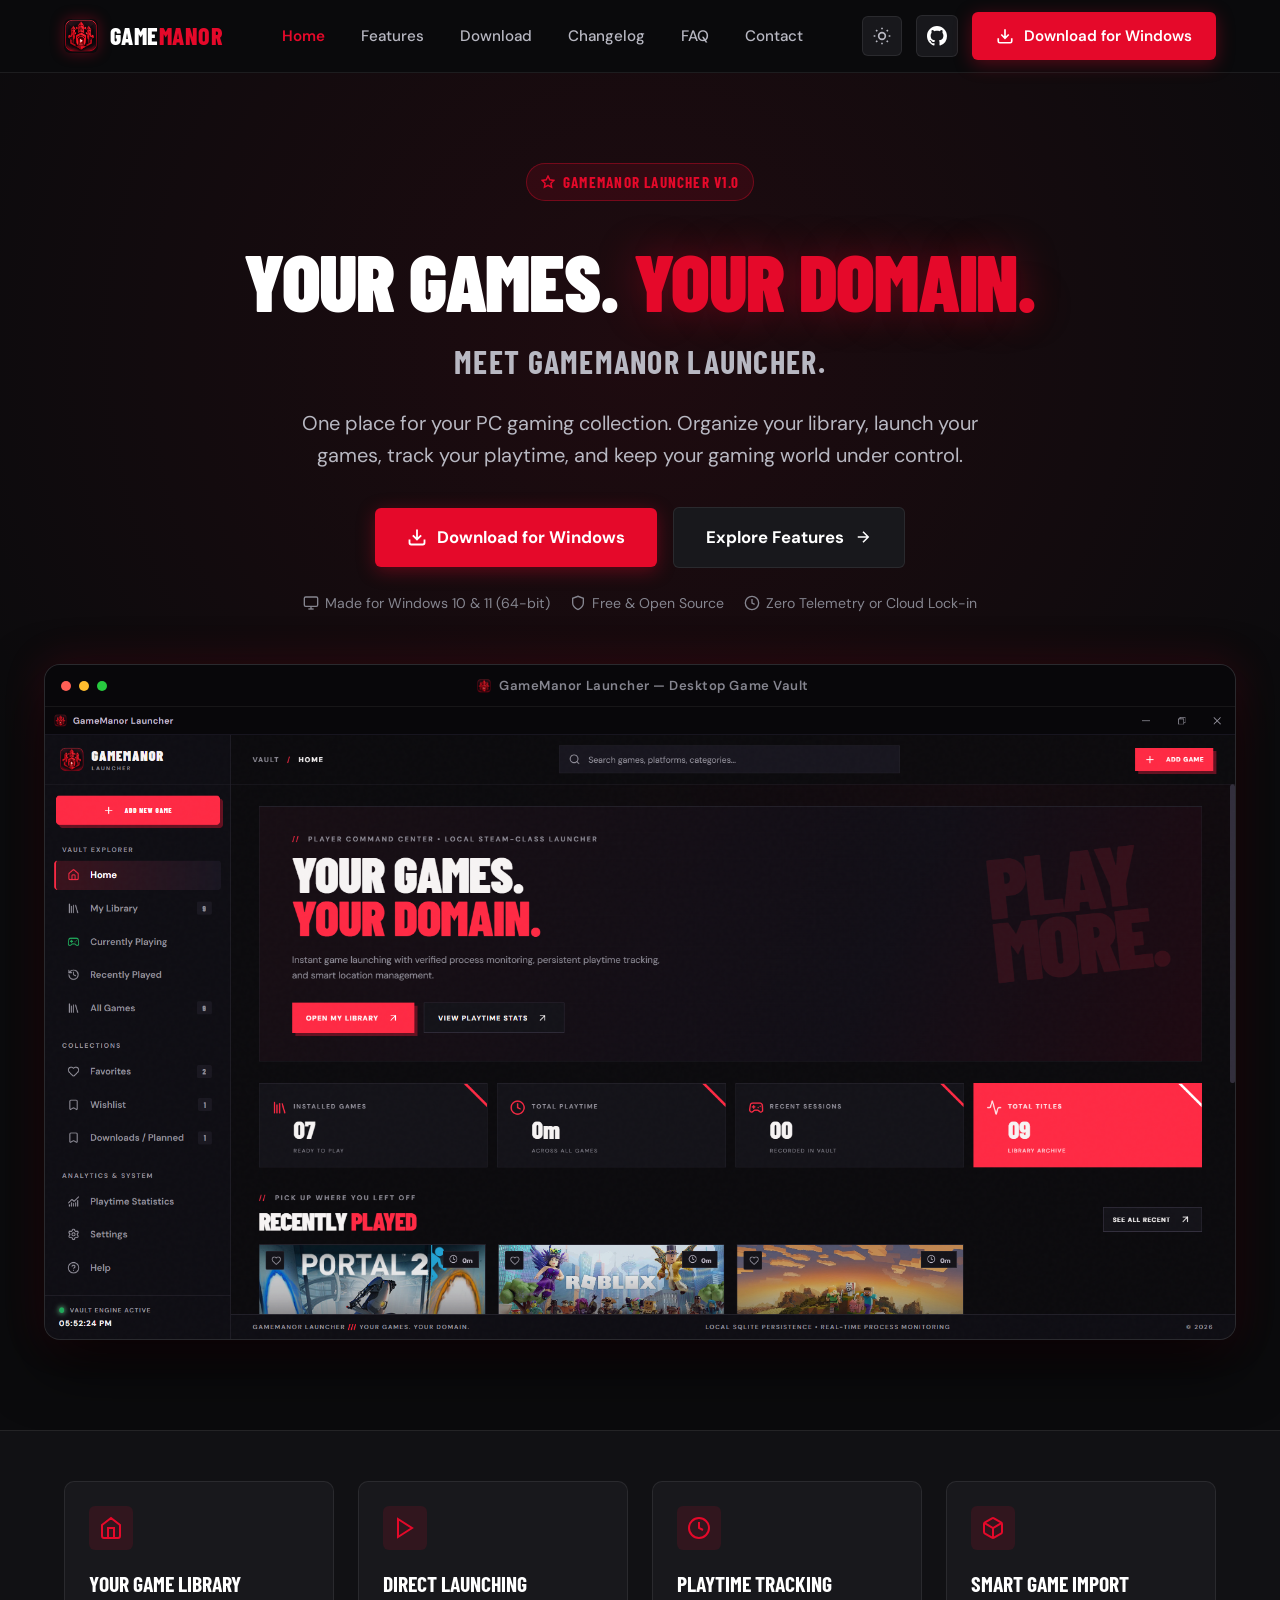
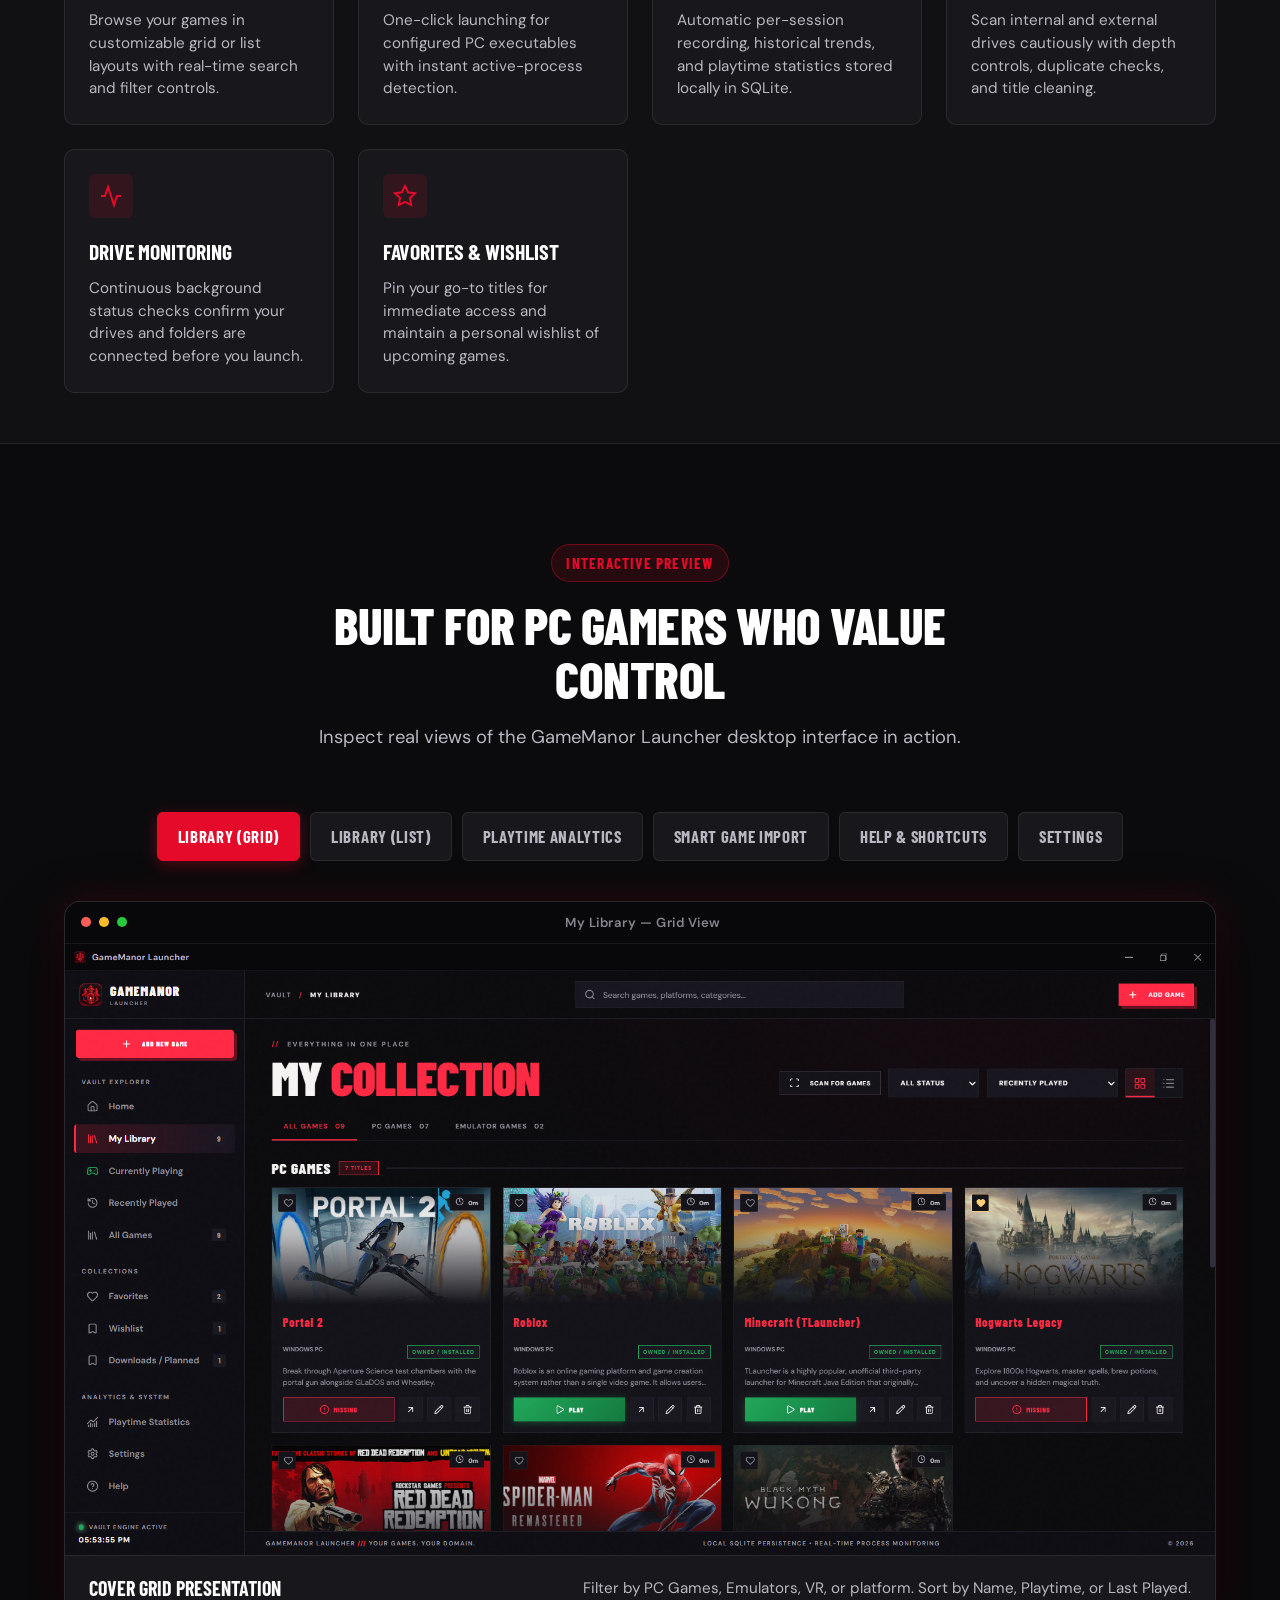
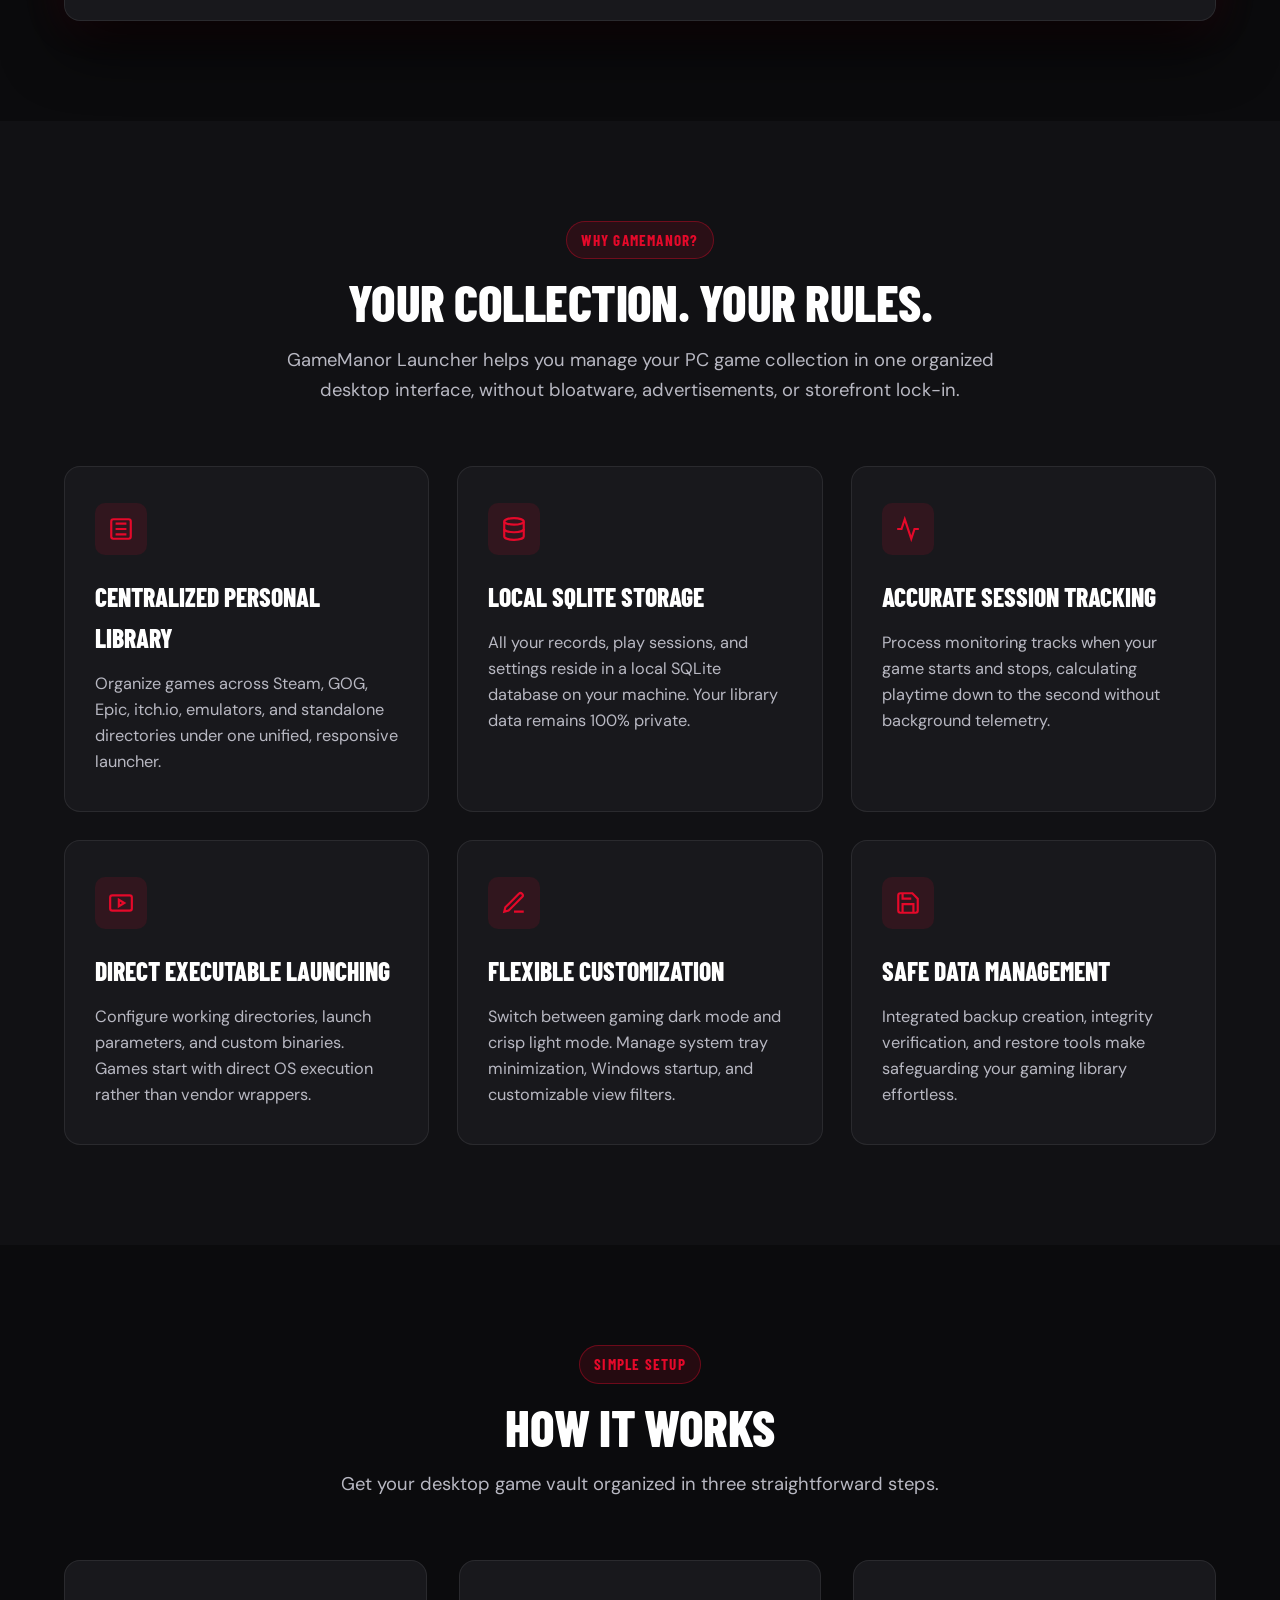
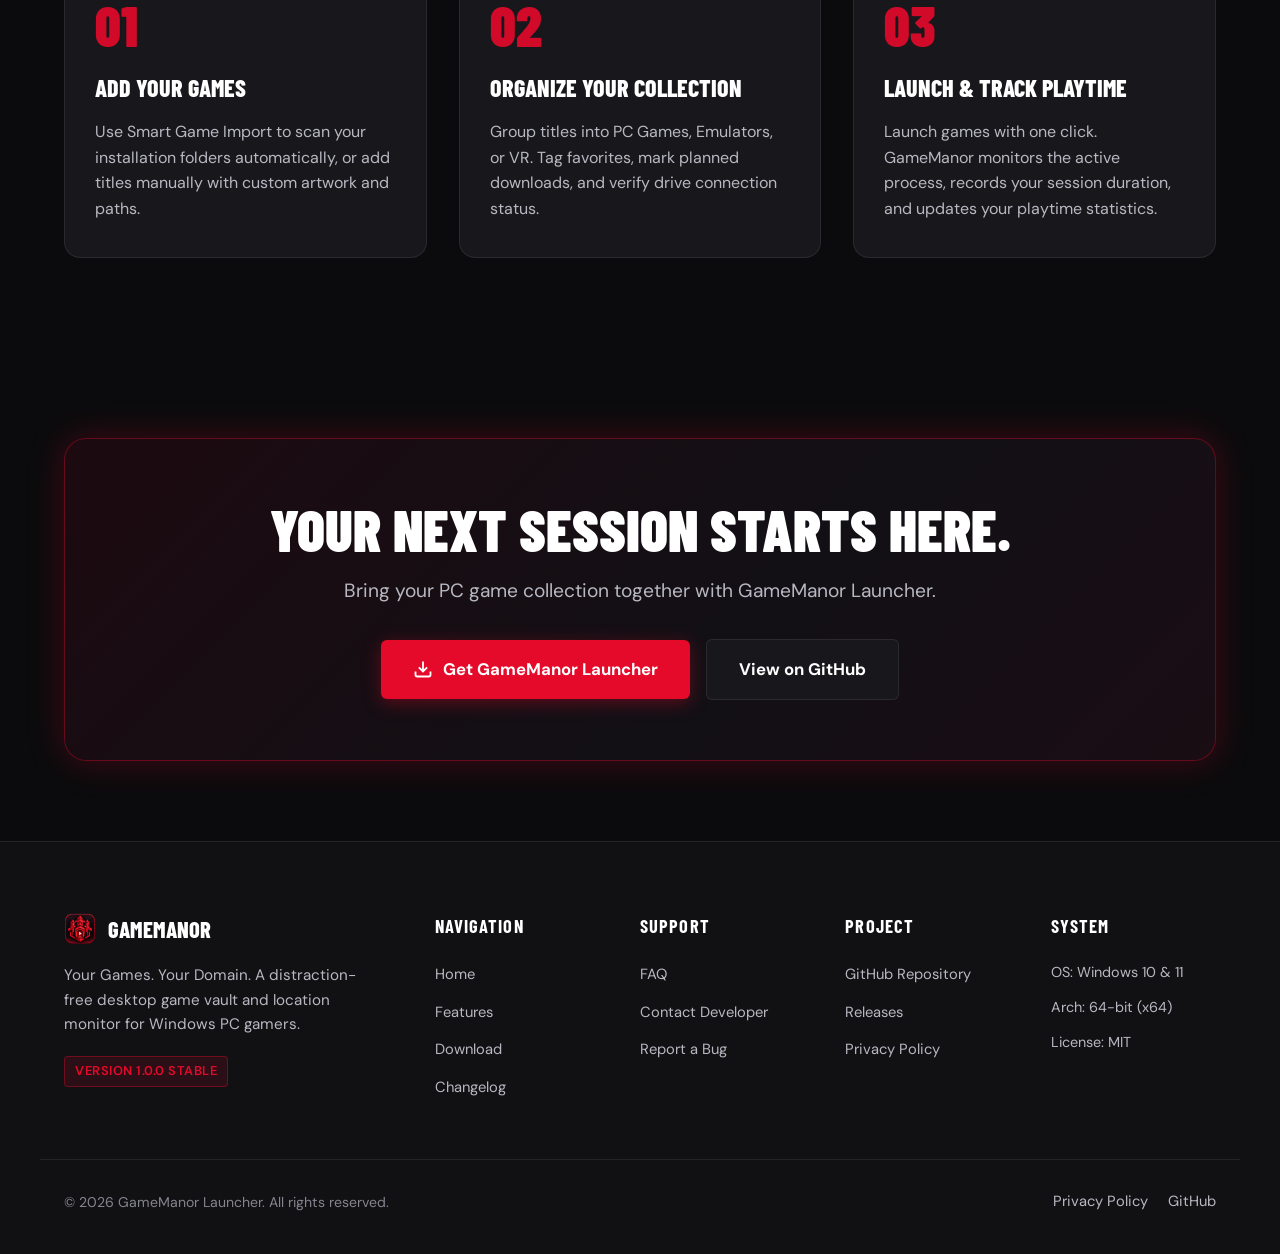
<file: index.html>
<!DOCTYPE html>
<html lang="en" data-theme="dark">
<head>
  <meta charset="UTF-8">
  <meta name="viewport" content="width=device-width, initial-scale=1.0">
  <title>GameManor Launcher — Your Games. Your Domain.</title>
  <meta name="description" content="The modern, distraction-free desktop game vault and launcher for Windows PC gamers. Organize your library, launch games, track playtime, and keep your collection under control.">
  <link rel="canonical" href="https://gamemanor.app/">

  <!-- Open Graph / Facebook -->
  <meta property="og:type" content="website">
  <meta property="og:url" content="https://gamemanor.app/">
  <meta property="og:title" content="GameManor Launcher — Your Games. Your Domain.">
  <meta property="og:description" content="The modern, distraction-free desktop game vault and launcher for Windows PC gamers.">
  <meta property="og:image" content="assets/screenshots/dashboard-dark.png">

  <!-- Twitter Card -->
  <meta name="twitter:card" content="summary_large_image">
  <meta name="twitter:title" content="GameManor Launcher — Your Games. Your Domain.">
  <meta name="twitter:description" content="One place for your PC gaming collection. Organize, launch, and track your games.">
  <meta name="twitter:image" content="assets/screenshots/dashboard-dark.png">

  <!-- Favicons -->
  <link rel="icon" type="image/svg+xml" href="assets/icons/favicon.svg">
  <link rel="icon" type="image/png" href="assets/icons/favicon.png">
  <link rel="apple-touch-icon" href="assets/icons/icon.png">

  <!-- Styles -->
  <link rel="stylesheet" href="css/style.css">
  <link rel="stylesheet" href="css/responsive.css">
</head>
<body>
  <a href="#main-content" class="skip-link">Skip to main content</a>

  <!-- Global Header -->
  <header class="site-header" role="banner">
    <div class="container nav-container">
      <a href="index.html" class="nav-brand" aria-label="GameManor Launcher Home">
        <img src="assets/icons/icon.png" alt="GameManor Logo" class="nav-brand-logo" width="34" height="34">
        <span class="nav-brand-text">GAME<span>MANOR</span></span>
      </a>

      <nav class="nav-menu" role="navigation" aria-label="Main Navigation">
        <a href="index.html" class="nav-link active">Home</a>
        <a href="features.html" class="nav-link">Features</a>
        <a href="download.html" class="nav-link">Download</a>
        <a href="changelog.html" class="nav-link">Changelog</a>
        <a href="faq.html" class="nav-link">FAQ</a>
        <a href="contact.html" class="nav-link">Contact</a>
      </nav>

      <div class="nav-actions">
        <button type="button" class="theme-toggle-btn" aria-label="Toggle visual theme">
          <svg class="icon-sun" width="20" height="20" viewBox="0 0 24 24" fill="none" stroke="currentColor" stroke-width="2"><circle cx="12" cy="12" r="4"/><path d="M12 2v2M12 20v2M4.93 4.93l1.41 1.41M17.66 17.66l1.41 1.41M2 12h2M20 12h2M6.34 17.66l-1.41 1.41M19.07 4.93l-1.41 1.41"/></svg>
          <svg class="icon-moon" width="20" height="20" viewBox="0 0 24 24" fill="none" stroke="currentColor" stroke-width="2"><path d="M12 3a6 6 0 0 0 9 9 9 9 0 1 1-9-9Z"/></svg>
        </button>

        <a href="https://github.com/YOUR_GITHUB_USERNAME/gamemanor-launcher" data-bind="repoUrl" target="_blank" rel="noopener" class="btn btn-secondary btn-icon nav-github-btn" aria-label="GitHub Repository">
          <svg width="20" height="20" viewBox="0 0 24 24" fill="currentColor"><path d="M12 0C5.37 0 0 5.37 0 12c0 5.31 3.435 9.795 8.205 11.385.6.105.825-.255.825-.57 0-.285-.015-1.23-.015-2.235-3.015.555-3.795-.735-4.035-1.41-.135-.345-.72-1.41-1.23-1.695-.42-.225-1.02-.78-.015-.795.945-.015 1.62.87 1.845 1.23 1.08 1.815 2.805 1.305 3.495.99.105-.78.42-1.305.765-1.605-2.67-.3-5.46-1.335-5.46-5.925 0-1.305.465-2.385 1.23-3.225-.12-.3-.54-1.53.12-3.18 0 0 1.005-.315 3.3 1.23.96-.27 1.98-.405 3-.405s2.04.135 3 .405c2.295-1.56 3.3-1.23 3.3-1.23.66 1.65.24 2.88.12 3.18.765.84 1.23 1.905 1.23 3.225 0 4.605-2.805 5.625-5.475 5.925.435.375.81 1.095.81 2.22 0 1.605-.015 2.895-.015 3.3 0 .315.225.69.825.57A12.02 12.02 0 0024 12c0-6.63-5.37-12-12-12z"/></svg>
        </a>

        <a href="download.html" class="btn btn-primary nav-download-btn">
          <svg width="18" height="18" viewBox="0 0 24 24" fill="none" stroke="currentColor" stroke-width="2.2"><path d="M21 15v4a2 2 0 0 1-2 2H5a2 2 0 0 1-2-2v-4M7 10l5 5 5-5M12 15V3"/></svg>
          Download for Windows
        </a>

        <button type="button" class="mobile-toggle-btn" aria-label="Open navigation menu" aria-expanded="false">
          <svg width="22" height="22" viewBox="0 0 24 24" fill="none" stroke="currentColor" stroke-width="2"><line x1="4" x2="20" y1="12" y2="12"/><line x1="4" x2="20" y1="6" y2="6"/><line x1="4" x2="20" y1="18" y2="18"/></svg>
        </button>
      </div>
    </div>

    <!-- Mobile Drawer -->
    <div class="mobile-drawer" role="dialog" aria-modal="true" aria-label="Mobile Navigation">
      <a href="index.html" class="nav-link active">Home</a>
      <a href="features.html" class="nav-link">Features</a>
      <a href="download.html" class="nav-link">Download</a>
      <a href="changelog.html" class="nav-link">Changelog</a>
      <a href="faq.html" class="nav-link">FAQ</a>
      <a href="contact.html" class="nav-link">Contact</a>
      <a href="bug-reports.html" class="nav-link">Report a Bug</a>
      <div class="mobile-drawer-footer">
        <a href="download.html" class="btn btn-primary">Download for Windows</a>
        <a href="https://github.com/YOUR_GITHUB_USERNAME/gamemanor-launcher" data-bind="repoUrl" target="_blank" rel="noopener" class="btn btn-secondary">GitHub Repository</a>
      </div>
    </div>
  </header>

  <main id="main-content">
    <!-- Hero Section -->
    <section class="hero" aria-labelledby="hero-title">
      <div class="container hero-content">
        <div class="hero-badge-wrap">
          <span class="section-tag">
            <svg width="14" height="14" viewBox="0 0 24 24" fill="none" stroke="currentColor" stroke-width="2.5"><polygon points="12 2 15.09 8.26 22 9.27 17 14.14 18.18 21.02 12 17.77 5.82 21.02 7 14.14 2 9.27 8.91 8.26 12 2"/></svg>
            GameManor Launcher v1.0
          </span>
        </div>

        <h1 id="hero-title" class="hero-title">
          YOUR GAMES. <span>YOUR DOMAIN.</span>
        </h1>
        <p class="hero-subtitle">Meet GameManor Launcher.</p>
        <p class="hero-description">
          One place for your PC gaming collection. Organize your library, launch your games, track your playtime, and keep your gaming world under control.
        </p>

        <div class="hero-actions">
          <a href="download.html" class="btn btn-primary btn-lg">
            <svg width="20" height="20" viewBox="0 0 24 24" fill="none" stroke="currentColor" stroke-width="2.2"><path d="M21 15v4a2 2 0 0 1-2 2H5a2 2 0 0 1-2-2v-4M7 10l5 5 5-5M12 15V3"/></svg>
            Download for Windows
          </a>
          <a href="features.html" class="btn btn-secondary btn-lg">
            Explore Features
            <svg width="18" height="18" viewBox="0 0 24 24" fill="none" stroke="currentColor" stroke-width="2"><path d="M5 12h14M12 5l7 7-7 7"/></svg>
          </a>
        </div>

        <div class="hero-meta">
          <span class="hero-meta-item">
            <svg width="16" height="16" viewBox="0 0 24 24" fill="none" stroke="currentColor" stroke-width="2"><rect width="20" height="14" x="2" y="3" rx="2"/><line x1="8" x2="16" y1="21" y2="21"/><line x1="12" x2="12" y1="17" y2="21"/></svg>
            Made for Windows 10 &amp; 11 (64-bit)
          </span>
          <span class="hero-meta-item">
            <svg width="16" height="16" viewBox="0 0 24 24" fill="none" stroke="currentColor" stroke-width="2"><path d="M12 22s8-4 8-10V5l-8-3-8 3v7c0 6 8 10 8 10"/></svg>
            Free &amp; Open Source
          </span>
          <span class="hero-meta-item">
            <svg width="16" height="16" viewBox="0 0 24 24" fill="none" stroke="currentColor" stroke-width="2"><circle cx="12" cy="12" r="10"/><polyline points="12 6 12 12 16 14"/></svg>
            Zero Telemetry or Cloud Lock-in
          </span>
        </div>
      </div>

      <!-- Hero Showcase Product Preview -->
      <div class="container hero-showcase">
        <div class="showcase-window">
          <div class="window-header">
            <div class="window-controls">
              <span class="control-dot red"></span>
              <span class="control-dot yellow"></span>
              <span class="control-dot green"></span>
            </div>
            <div class="window-title">
              <img src="assets/icons/icon.png" alt="" width="14" height="14">
              GameManor Launcher — Desktop Game Vault
            </div>
            <div style="width: 40px;"></div>
          </div>
          <img src="assets/screenshots/dashboard-dark.png" alt="GameManor Launcher Dashboard Interface in Dark Theme" class="showcase-image" width="1400" height="900" loading="eager">
        </div>
      </div>
    </section>

    <!-- Product Highlights Strip -->
    <section class="highlights-section" aria-labelledby="highlights-title">
      <div class="container">
        <h2 id="highlights-title" class="sr-only" style="display:none;">Product Highlights</h2>
        <div class="highlights-grid">
          <div class="highlight-card">
            <div class="highlight-icon">
              <svg width="24" height="24" viewBox="0 0 24 24" fill="none" stroke="currentColor" stroke-width="2"><path d="m3 9 9-7 9 7v11a2 2 0 0 1-2 2H5a2 2 0 0 1-2-2z"/><polyline points="9 22 9 12 15 12 15 22"/></svg>
            </div>
            <h3 class="highlight-title">Your Game Library</h3>
            <p class="highlight-desc">Browse your games in customizable grid or list layouts with real-time search and filter controls.</p>
          </div>

          <div class="highlight-card">
            <div class="highlight-icon">
              <svg width="24" height="24" viewBox="0 0 24 24" fill="none" stroke="currentColor" stroke-width="2"><polygon points="5 3 19 12 5 21 5 3"/></svg>
            </div>
            <h3 class="highlight-title">Direct Launching</h3>
            <p class="highlight-desc">One-click launching for configured PC executables with instant active-process detection.</p>
          </div>

          <div class="highlight-card">
            <div class="highlight-icon">
              <svg width="24" height="24" viewBox="0 0 24 24" fill="none" stroke="currentColor" stroke-width="2"><circle cx="12" cy="12" r="10"/><polyline points="12 6 12 12 16 14"/></svg>
            </div>
            <h3 class="highlight-title">Playtime Tracking</h3>
            <p class="highlight-desc">Automatic per-session recording, historical trends, and playtime statistics stored locally in SQLite.</p>
          </div>

          <div class="highlight-card">
            <div class="highlight-icon">
              <svg width="24" height="24" viewBox="0 0 24 24" fill="none" stroke="currentColor" stroke-width="2"><path d="M21 16V8a2 2 0 0 0-1-1.73l-7-4a2 2 0 0 0-2 0l-7 4A2 2 0 0 0 3 8v8a2 2 0 0 0 1 1.73l7 4a2 2 0 0 0 2 0l7-4A2 2 0 0 0 21 16z"/><polyline points="3.27 6.96 12 12.01 20.73 6.96"/><line x1="12" x2="12" y1="22.08" y2="12"/></svg>
            </div>
            <h3 class="highlight-title">Smart Game Import</h3>
            <p class="highlight-desc">Scan internal and external drives cautiously with depth controls, duplicate checks, and title cleaning.</p>
          </div>

          <div class="highlight-card">
            <div class="highlight-icon">
              <svg width="24" height="24" viewBox="0 0 24 24" fill="none" stroke="currentColor" stroke-width="2"><path d="M22 12h-4l-3 9L9 3l-3 9H2"/></svg>
            </div>
            <h3 class="highlight-title">Drive Monitoring</h3>
            <p class="highlight-desc">Continuous background status checks confirm your drives and folders are connected before you launch.</p>
          </div>

          <div class="highlight-card">
            <div class="highlight-icon">
              <svg width="24" height="24" viewBox="0 0 24 24" fill="none" stroke="currentColor" stroke-width="2"><polygon points="12 2 15.09 8.26 22 9.27 17 14.14 18.18 21.02 12 17.77 5.82 21.02 7 14.14 2 9.27 8.91 8.26 12 2"/></svg>
            </div>
            <h3 class="highlight-title">Favorites &amp; Wishlist</h3>
            <p class="highlight-desc">Pin your go-to titles for immediate access and maintain a personal wishlist of upcoming games.</p>
          </div>
        </div>
      </div>
    </section>

    <!-- Product Preview Showcase Gallery -->
    <section class="section previews-section" aria-labelledby="previews-title">
      <div class="container">
        <div class="section-header">
          <span class="section-tag">Interactive Preview</span>
          <h2 id="previews-title" class="section-title">BUILT FOR PC GAMERS WHO VALUE CONTROL</h2>
          <p class="section-desc">Inspect real views of the GameManor Launcher desktop interface in action.</p>
        </div>

        <div class="preview-tabs" role="tablist" aria-label="Interface previews">
          <button type="button" class="preview-tab-btn active" role="tab" aria-selected="true" data-target="pane-library-grid">Library (Grid)</button>
          <button type="button" class="preview-tab-btn" role="tab" aria-selected="false" data-target="pane-library-list">Library (List)</button>
          <button type="button" class="preview-tab-btn" role="tab" aria-selected="false" data-target="pane-stats">Playtime Analytics</button>
          <button type="button" class="preview-tab-btn" role="tab" aria-selected="false" data-target="pane-import">Smart Game Import</button>
          <button type="button" class="preview-tab-btn" role="tab" aria-selected="false" data-target="pane-help">Help &amp; Shortcuts</button>
          <button type="button" class="preview-tab-btn" role="tab" aria-selected="false" data-target="pane-settings">Settings</button>
        </div>

        <div class="preview-display-container">
          <!-- Pane 1: Library Grid -->
          <div id="pane-library-grid" class="preview-pane active" role="tabpanel">
            <div class="showcase-window">
              <div class="window-header">
                <div class="window-controls">
                  <span class="control-dot red"></span><span class="control-dot yellow"></span><span class="control-dot green"></span>
                </div>
                <div class="window-title">My Library — Grid View</div>
                <div style="width: 40px;"></div>
              </div>
              <img src="assets/screenshots/library-grid-dark.png" alt="GameManor Library Grid Layout" class="showcase-image" loading="lazy">
              <div class="preview-details-bar">
                <span class="preview-details-title">Cover Grid Presentation</span>
                <span class="preview-details-desc">Filter by PC Games, Emulators, VR, or platform. Sort by Name, Playtime, or Last Played.</span>
              </div>
            </div>
          </div>

          <!-- Pane 2: Library List -->
          <div id="pane-library-list" class="preview-pane" role="tabpanel">
            <div class="showcase-window">
              <div class="window-header">
                <div class="window-controls">
                  <span class="control-dot red"></span><span class="control-dot yellow"></span><span class="control-dot green"></span>
                </div>
                <div class="window-title">My Library — List View</div>
                <div style="width: 40px;"></div>
              </div>
              <img src="assets/screenshots/library-list-dark.png" alt="GameManor Library List Layout" class="showcase-image" loading="lazy">
              <div class="preview-details-bar">
                <span class="preview-details-title">Compact Information Density</span>
                <span class="preview-details-desc">Detailed rows showing executable availability, categories, accumulated playtime, and direct actions.</span>
              </div>
            </div>
          </div>

          <!-- Pane 3: Playtime Analytics -->
          <div id="pane-stats" class="preview-pane" role="tabpanel">
            <div class="showcase-window">
              <div class="window-header">
                <div class="window-controls">
                  <span class="control-dot red"></span><span class="control-dot yellow"></span><span class="control-dot green"></span>
                </div>
                <div class="window-title">Playtime Analytics &amp; History</div>
                <div style="width: 40px;"></div>
              </div>
              <img src="assets/screenshots/stats-dark.png" alt="GameManor Playtime Statistics" class="showcase-image" loading="lazy">
              <div class="preview-details-bar">
                <span class="preview-details-title">Per-Session Tracking</span>
                <span class="preview-details-desc">Total hours logged, session breakdowns, most-played rankings, and recent gaming timeline.</span>
              </div>
            </div>
          </div>

          <!-- Pane 4: Smart Game Import -->
          <div id="pane-import" class="preview-pane" role="tabpanel">
            <div class="showcase-window">
              <div class="window-header">
                <div class="window-controls">
                  <span class="control-dot red"></span><span class="control-dot yellow"></span><span class="control-dot green"></span>
                </div>
                <div class="window-title">Smart Game Import Engine</div>
                <div style="width: 40px;"></div>
              </div>
              <img src="assets/screenshots/smart-import-dark.png" alt="Smart Game Import Dialog" class="showcase-image" loading="lazy">
              <div class="preview-details-bar">
                <span class="preview-details-title">Cautious Discovery Engine</span>
                <span class="preview-details-desc">Select scan folders, review detected titles and confidence ratings, and import without duplicate conflicts.</span>
              </div>
            </div>
          </div>

          <!-- Pane 5: Help & Shortcuts -->
          <div id="pane-help" class="preview-pane" role="tabpanel">
            <div class="showcase-window">
              <div class="window-header">
                <div class="window-controls">
                  <span class="control-dot red"></span><span class="control-dot yellow"></span><span class="control-dot green"></span>
                </div>
                <div class="window-title">Help Center &amp; Keyboard Registry</div>
                <div style="width: 40px;"></div>
              </div>
              <img src="assets/screenshots/help-center-dark.png" alt="Help Center View" class="showcase-image" loading="lazy">
              <div class="preview-details-bar">
                <span class="preview-details-title">Keyboard-First Productivity</span>
                <span class="preview-details-desc">Built-in shortcuts registry for rapid navigation, search hotkeys, FAQs, and support links.</span>
              </div>
            </div>
          </div>

          <!-- Pane 6: Settings -->
          <div id="pane-settings" class="preview-pane" role="tabpanel">
            <div class="showcase-window">
              <div class="window-header">
                <div class="window-controls">
                  <span class="control-dot red"></span><span class="control-dot yellow"></span><span class="control-dot green"></span>
                </div>
                <div class="window-title">Settings &amp; Preferences</div>
                <div style="width: 40px;"></div>
              </div>
              <img src="assets/screenshots/settings-dark.png" alt="Settings & Appearance Options" class="showcase-image" loading="lazy">
              <div class="preview-details-bar">
                <span class="preview-details-title">Total Customization</span>
                <span class="preview-details-desc">Theme switching, Windows startup toggle, system tray behavior, backup management, and notifications.</span>
              </div>
            </div>
          </div>
        </div>
      </div>
    </section>

    <!-- Why GameManor Section -->
    <section class="section section-alt" aria-labelledby="why-title">
      <div class="container">
        <div class="section-header">
          <span class="section-tag">Why GameManor?</span>
          <h2 id="why-title" class="section-title">YOUR COLLECTION. YOUR RULES.</h2>
          <p class="section-desc">
            GameManor Launcher helps you manage your PC game collection in one organized desktop interface, without bloatware, advertisements, or storefront lock-in.
          </p>
        </div>

        <div class="benefits-grid">
          <div class="benefit-card">
            <div class="benefit-icon">
              <svg width="26" height="26" viewBox="0 0 24 24" fill="none" stroke="currentColor" stroke-width="2"><rect width="18" height="18" x="3" y="3" rx="2"/><path d="M7 7h10M7 12h10M7 17h10"/></svg>
            </div>
            <h3 class="benefit-title">Centralized Personal Library</h3>
            <p class="benefit-desc">
              Organize games across Steam, GOG, Epic, itch.io, emulators, and standalone directories under one unified, responsive launcher.
            </p>
          </div>

          <div class="benefit-card">
            <div class="benefit-icon">
              <svg width="26" height="26" viewBox="0 0 24 24" fill="none" stroke="currentColor" stroke-width="2"><ellipse cx="12" cy="5" rx="9" ry="3"/><path d="M21 12c0 1.66-4 3-9 3s-9-1.34-9-3"/><path d="M3 5v14c0 1.66 4 3 9 3s9-1.34 9-3V5"/></svg>
            </div>
            <h3 class="benefit-title">Local SQLite Storage</h3>
            <p class="benefit-desc">
              All your records, play sessions, and settings reside in a local SQLite database on your machine. Your library data remains 100% private.
            </p>
          </div>

          <div class="benefit-card">
            <div class="benefit-icon">
              <svg width="26" height="26" viewBox="0 0 24 24" fill="none" stroke="currentColor" stroke-width="2"><polyline points="22 12 18 12 15 21 9 3 6 12 2 12"/></svg>
            </div>
            <h3 class="benefit-title">Accurate Session Tracking</h3>
            <p class="benefit-desc">
              Process monitoring tracks when your game starts and stops, calculating playtime down to the second without background telemetry.
            </p>
          </div>

          <div class="benefit-card">
            <div class="benefit-icon">
              <svg width="26" height="26" viewBox="0 0 24 24" fill="none" stroke="currentColor" stroke-width="2"><path d="m10 15 5-3-5-3v6Z"/><rect width="20" height="14" x="2" y="5" rx="2"/></svg>
            </div>
            <h3 class="benefit-title">Direct Executable Launching</h3>
            <p class="benefit-desc">
              Configure working directories, launch parameters, and custom binaries. Games start with direct OS execution rather than vendor wrappers.
            </p>
          </div>

          <div class="benefit-card">
            <div class="benefit-icon">
              <svg width="26" height="26" viewBox="0 0 24 24" fill="none" stroke="currentColor" stroke-width="2"><path d="M12 20h9M16.5 3.5a2.12 2.12 0 0 1 3 3L7 19l-4 1 1-4Z"/></svg>
            </div>
            <h3 class="benefit-title">Flexible Customization</h3>
            <p class="benefit-desc">
              Switch between gaming dark mode and crisp light mode. Manage system tray minimization, Windows startup, and customizable view filters.
            </p>
          </div>

          <div class="benefit-card">
            <div class="benefit-icon">
              <svg width="26" height="26" viewBox="0 0 24 24" fill="none" stroke="currentColor" stroke-width="2"><path d="M19 21H5a2 2 0 0 1-2-2V5a2 2 0 0 1 2-2h11l5 5v11a2 2 0 0 1-2 2z"/><polyline points="17 21 17 13 7 13 7 21"/><polyline points="7 3 7 8 15 8"/></svg>
            </div>
            <h3 class="benefit-title">Safe Data Management</h3>
            <p class="benefit-desc">
              Integrated backup creation, integrity verification, and restore tools make safeguarding your gaming library effortless.
            </p>
          </div>
        </div>
      </div>
    </section>

    <!-- How It Works (3 Steps) -->
    <section class="section" aria-labelledby="steps-title">
      <div class="container">
        <div class="section-header">
          <span class="section-tag">Simple Setup</span>
          <h2 id="steps-title" class="section-title">HOW IT WORKS</h2>
          <p class="section-desc">Get your desktop game vault organized in three straightforward steps.</p>
        </div>

        <div class="steps-grid">
          <div class="step-card">
            <div class="step-number">01</div>
            <h3 class="step-title">Add Your Games</h3>
            <p class="step-desc">
              Use Smart Game Import to scan your installation folders automatically, or add titles manually with custom artwork and paths.
            </p>
          </div>

          <div class="step-card">
            <div class="step-number">02</div>
            <h3 class="step-title">Organize Your Collection</h3>
            <p class="step-desc">
              Group titles into PC Games, Emulators, or VR. Tag favorites, mark planned downloads, and verify drive connection status.
            </p>
          </div>

          <div class="step-card">
            <div class="step-number">03</div>
            <h3 class="step-title">Launch &amp; Track Playtime</h3>
            <p class="step-desc">
              Launch games with one click. GameManor monitors the active process, records your session duration, and updates your playtime statistics.
            </p>
          </div>
        </div>
      </div>
    </section>

    <!-- Final CTA Banner -->
    <section class="cta-banner-section" aria-labelledby="cta-title">
      <div class="container">
        <div class="cta-banner">
          <h2 id="cta-title" class="cta-banner-title">YOUR NEXT SESSION STARTS HERE.</h2>
          <p class="cta-banner-desc">Bring your PC game collection together with GameManor Launcher.</p>
          <div class="cta-banner-actions">
            <a href="download.html" class="btn btn-primary btn-lg">
              <svg width="20" height="20" viewBox="0 0 24 24" fill="none" stroke="currentColor" stroke-width="2.2"><path d="M21 15v4a2 2 0 0 1-2 2H5a2 2 0 0 1-2-2v-4M7 10l5 5 5-5M12 15V3"/></svg>
              Get GameManor Launcher
            </a>
            <a href="https://github.com/YOUR_GITHUB_USERNAME/gamemanor-launcher" data-bind="repoUrl" target="_blank" rel="noopener" class="btn btn-secondary btn-lg">
              View on GitHub
            </a>
          </div>
        </div>
      </div>
    </section>
  </main>

  <!-- Global Footer -->
  <footer class="site-footer" role="contentinfo">
    <div class="container footer-grid">
      <div class="footer-brand">
        <div class="footer-brand-header">
          <img src="assets/icons/icon.png" alt="GameManor Logo" class="footer-brand-logo" width="32" height="32">
          <span>GameManor</span>
        </div>
        <p class="footer-desc">
          Your Games. Your Domain. A distraction-free desktop game vault and location monitor for Windows PC gamers.
        </p>
        <span class="badge badge-red">Version 1.0.0 Stable</span>
      </div>

      <div class="footer-col">
        <h4 class="footer-col-title">Navigation</h4>
        <ul class="footer-links">
          <li><a href="index.html" class="footer-link">Home</a></li>
          <li><a href="features.html" class="footer-link">Features</a></li>
          <li><a href="download.html" class="footer-link">Download</a></li>
          <li><a href="changelog.html" class="footer-link">Changelog</a></li>
        </ul>
      </div>

      <div class="footer-col">
        <h4 class="footer-col-title">Support</h4>
        <ul class="footer-links">
          <li><a href="faq.html" class="footer-link">FAQ</a></li>
          <li><a href="contact.html" class="footer-link">Contact Developer</a></li>
          <li><a href="bug-reports.html" class="footer-link">Report a Bug</a></li>
        </ul>
      </div>

      <div class="footer-col">
        <h4 class="footer-col-title">Project</h4>
        <ul class="footer-links">
          <li><a href="https://github.com/YOUR_GITHUB_USERNAME/gamemanor-launcher" data-bind="repoUrl" target="_blank" rel="noopener" class="footer-link">GitHub Repository</a></li>
          <li><a href="https://github.com/YOUR_GITHUB_USERNAME/gamemanor-launcher/releases" data-bind="releasesUrl" target="_blank" rel="noopener" class="footer-link">Releases</a></li>
          <li><a href="privacy.html" class="footer-link">Privacy Policy</a></li>
        </ul>
      </div>

      <div class="footer-col">
        <h4 class="footer-col-title">System</h4>
        <ul class="footer-links">
          <li style="color:var(--text-secondary);font-size:0.9rem;">OS: Windows 10 &amp; 11</li>
          <li style="color:var(--text-secondary);font-size:0.9rem;">Arch: 64-bit (x64)</li>
          <li style="color:var(--text-secondary);font-size:0.9rem;">License: MIT</li>
        </ul>
      </div>
    </div>

    <div class="container footer-bottom">
      <p>&copy; <span class="dynamic-year">2026</span> GameManor Launcher. All rights reserved.</p>
      <div class="footer-legal-links">
        <a href="privacy.html" class="footer-link">Privacy Policy</a>
        <a href="https://github.com/YOUR_GITHUB_USERNAME/gamemanor-launcher" data-bind="repoUrl" target="_blank" rel="noopener" class="footer-link">GitHub</a>
      </div>
    </div>
  </footer>

  <!-- Scripts -->
  <script src="js/config.js"></script>
  <script src="js/main.js"></script>
</body>
</html>
</file>
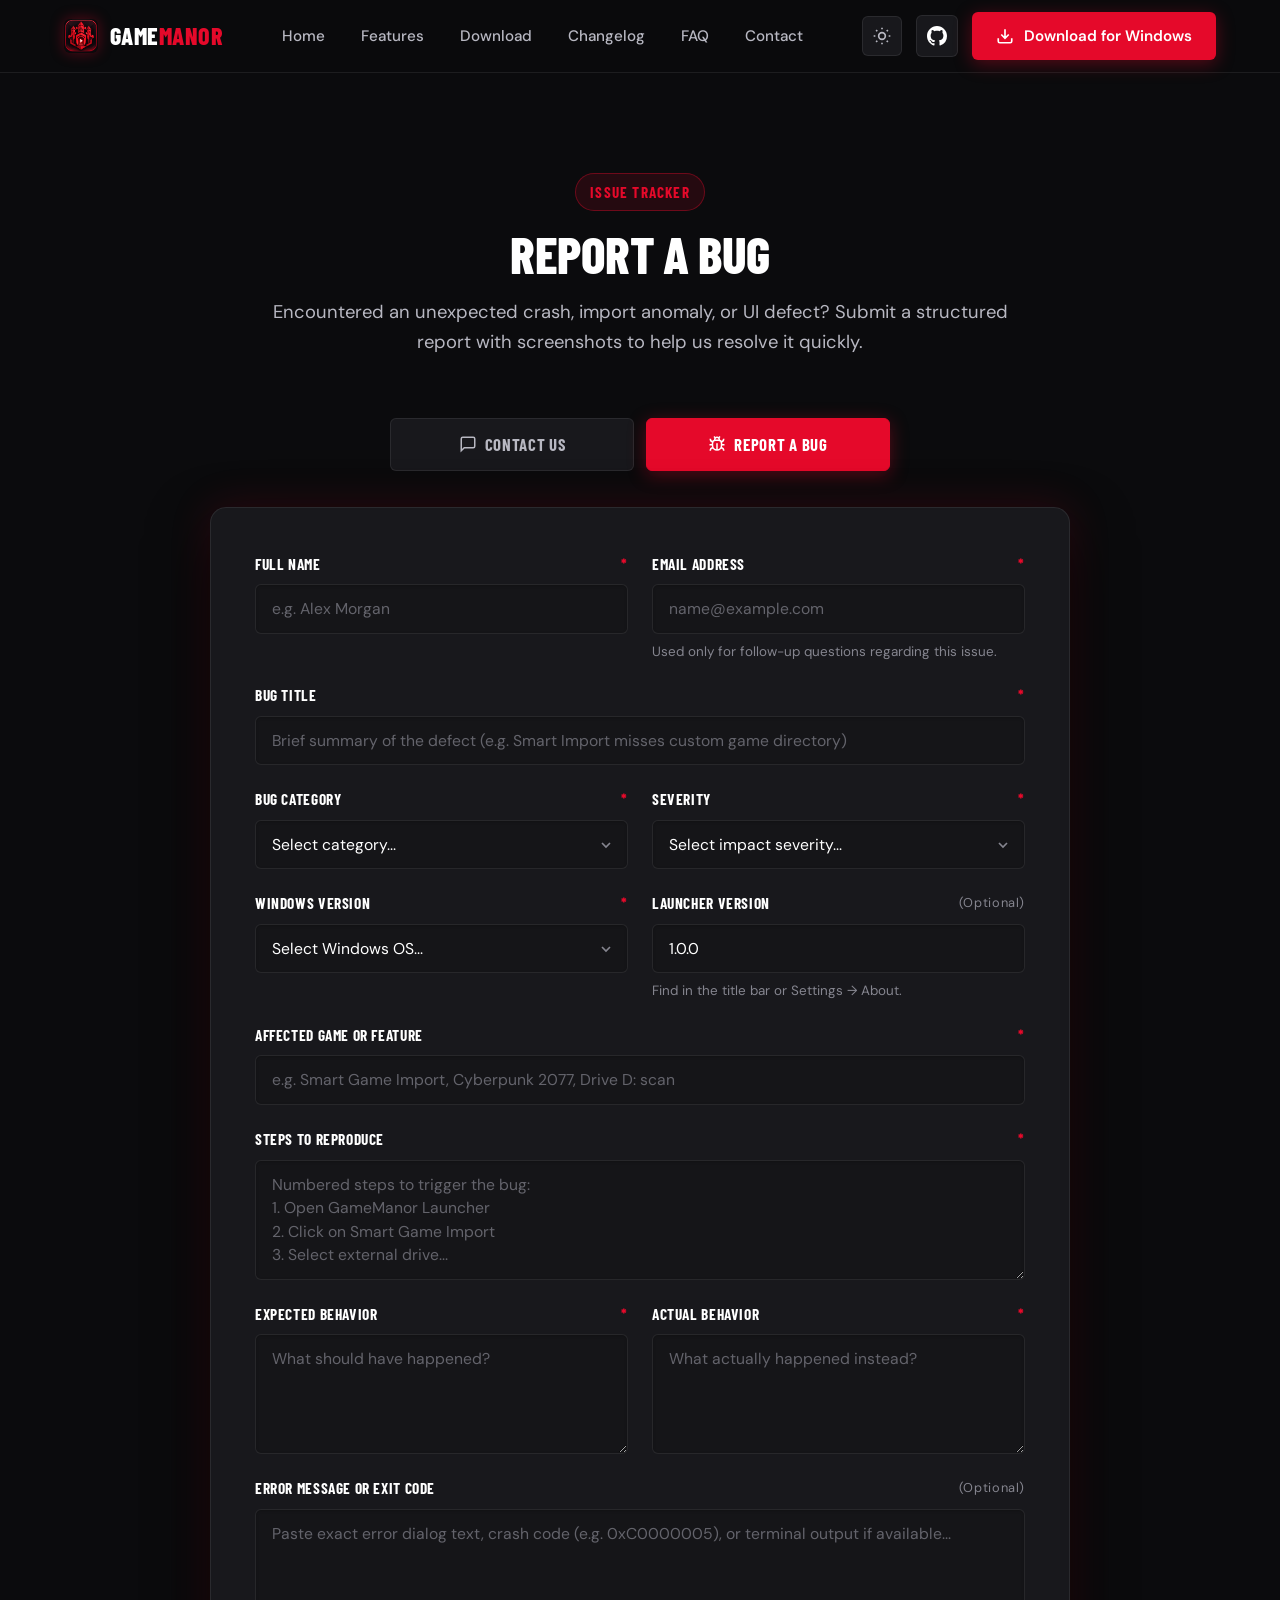
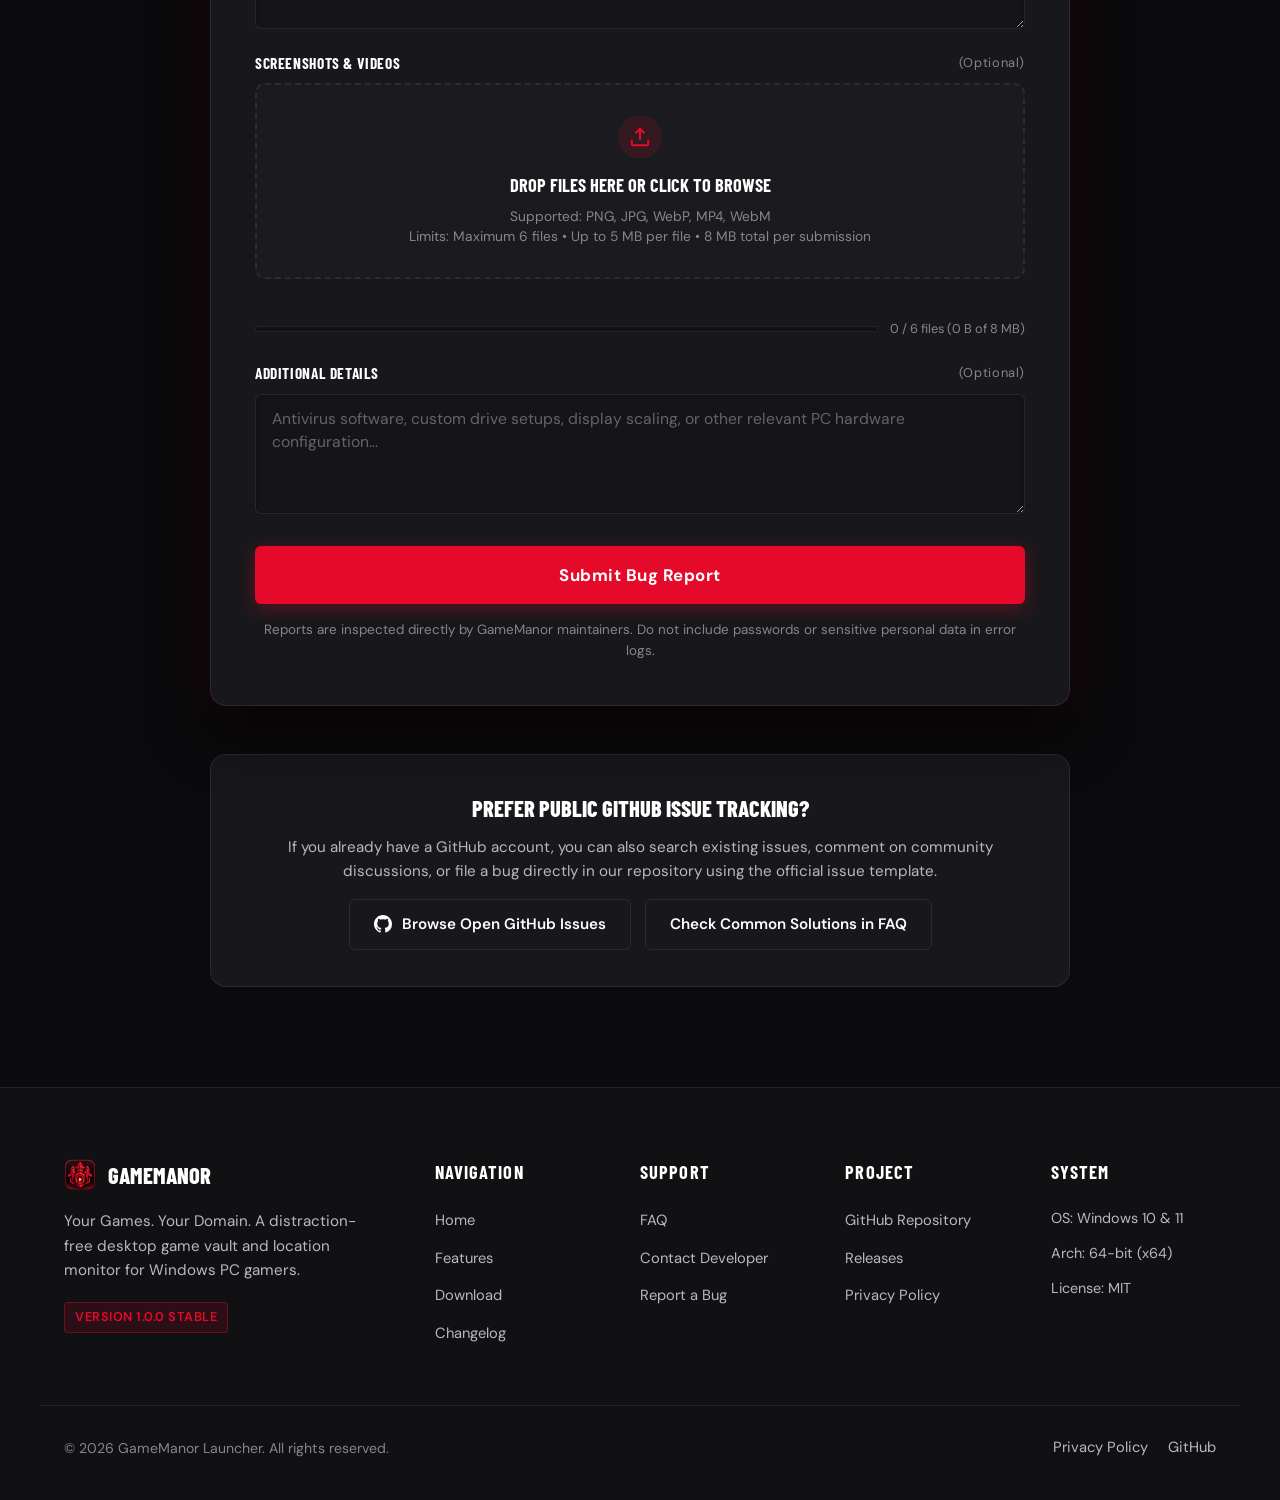
<file: bug-reports.html>
<!DOCTYPE html>
<html lang="en" data-theme="dark">
<head>
  <meta charset="UTF-8">
  <base href="/">
  <meta name="viewport" content="width=device-width, initial-scale=1.0">
  <title>Report a Bug — GameManor Launcher</title>
  <meta name="description" content="Report a software bug, crash, or unexpected behavior in GameManor Launcher. Help us improve your desktop gaming vault.">
  <link rel="canonical" href="https://gamemanor.app/bug-reports.html">

  <meta property="og:type" content="website">
  <meta property="og:url" content="https://gamemanor.app/bug-reports.html">
  <meta property="og:title" content="Report a Bug — GameManor Launcher">
  <meta property="og:description" content="Submit structured bug reports with logs and screenshots directly to the GameManor team.">
  <meta property="og:image" content="assets/screenshots/dashboard-dark.png">

  <!-- Favicons -->
  <link rel="icon" type="image/svg+xml" href="assets/icons/favicon.svg">
  <link rel="icon" type="image/png" href="assets/icons/favicon.png">
  <link rel="apple-touch-icon" href="assets/icons/icon.png">

  <!-- Styles -->
  <link rel="stylesheet" href="css/style.css">
  <link rel="stylesheet" href="css/responsive.css">
  <link rel="stylesheet" href="css/forms.css">
</head>
<body>
  <a href="#main-content" class="skip-link">Skip to main content</a>

  <!-- Global Header -->
  <header class="site-header" role="banner">
    <div class="container nav-container">
      <a href="index.html" class="nav-brand" aria-label="GameManor Launcher Home">
        <img src="assets/icons/icon.png" alt="GameManor Logo" class="nav-brand-logo" width="34" height="34">
        <span class="nav-brand-text">GAME<span>MANOR</span></span>
      </a>

      <nav class="nav-menu" role="navigation" aria-label="Main Navigation">
        <a href="index.html" class="nav-link">Home</a>
        <a href="features.html" class="nav-link">Features</a>
        <a href="download.html" class="nav-link">Download</a>
        <a href="changelog.html" class="nav-link">Changelog</a>
        <a href="faq.html" class="nav-link">FAQ</a>
        <a href="contact.html" class="nav-link">Contact</a>
      </nav>

      <div class="nav-actions">
        <button type="button" class="theme-toggle-btn" aria-label="Toggle visual theme">
          <svg class="icon-sun" width="20" height="20" viewBox="0 0 24 24" fill="none" stroke="currentColor" stroke-width="2"><circle cx="12" cy="12" r="4"/><path d="M12 2v2M12 20v2M4.93 4.93l1.41 1.41M17.66 17.66l1.41 1.41M2 12h2M20 12h2M6.34 17.66l-1.41 1.41M19.07 4.93l-1.41 1.41"/></svg>
          <svg class="icon-moon" width="20" height="20" viewBox="0 0 24 24" fill="none" stroke="currentColor" stroke-width="2"><path d="M12 3a6 6 0 0 0 9 9 9 9 0 1 1-9-9Z"/></svg>
        </button>

        <a href="https://github.com/YOUR_GITHUB_USERNAME/gamemanor-launcher" data-bind="repoUrl" target="_blank" rel="noopener" class="btn btn-secondary btn-icon nav-github-btn" aria-label="GitHub Repository">
          <svg width="20" height="20" viewBox="0 0 24 24" fill="currentColor"><path d="M12 0C5.37 0 0 5.37 0 12c0 5.31 3.435 9.795 8.205 11.385.6.105.825-.255.825-.57 0-.285-.015-1.23-.015-2.235-3.015.555-3.795-.735-4.035-1.41-.135-.345-.72-1.41-1.23-1.695-.42-.225-1.02-.78-.015-.795.945-.015 1.62.87 1.845 1.23 1.08 1.815 2.805 1.305 3.495.99.105-.78.42-1.305.765-1.605-2.67-.3-5.46-1.335-5.46-5.925 0-1.305.465-2.385 1.23-3.225-.12-.3-.54-1.53.12-3.18 0 0 1.005-.315 3.3 1.23.96-.27 1.98-.405 3-.405s2.04.135 3 .405c2.295-1.56 3.3-1.23 3.3-1.23.66 1.65.24 2.88.12 3.18.765.84 1.23 1.905 1.23 3.225 0 4.605-2.805 5.625-5.475 5.925.435.375.81 1.095.81 2.22 0 1.605-.015 2.895-.015 3.3 0 .315.225.69.825.57A12.02 12.02 0 0024 12c0-6.63-5.37-12-12-12z"/></svg>
        </a>

        <a href="download.html" class="btn btn-primary nav-download-btn">
          <svg width="18" height="18" viewBox="0 0 24 24" fill="none" stroke="currentColor" stroke-width="2.2"><path d="M21 15v4a2 2 0 0 1-2 2H5a2 2 0 0 1-2-2v-4M7 10l5 5 5-5M12 15V3"/></svg>
          Download for Windows
        </a>

        <button type="button" class="mobile-toggle-btn" aria-label="Open navigation menu" aria-expanded="false">
          <svg width="22" height="22" viewBox="0 0 24 24" fill="none" stroke="currentColor" stroke-width="2"><line x1="4" x2="20" y1="12" y2="12"/><line x1="4" x2="20" y1="6" y2="6"/><line x1="4" x2="20" y1="18" y2="18"/></svg>
        </button>
      </div>
    </div>

    <!-- Mobile Drawer -->
    <div class="mobile-drawer" role="dialog" aria-modal="true" aria-label="Mobile Navigation">
      <a href="index.html" class="nav-link">Home</a>
      <a href="features.html" class="nav-link">Features</a>
      <a href="download.html" class="nav-link">Download</a>
      <a href="changelog.html" class="nav-link">Changelog</a>
      <a href="faq.html" class="nav-link">FAQ</a>
      <a href="contact.html" class="nav-link">Contact</a>
      <a href="bug-reports.html" class="nav-link active">Report a Bug</a>
      <div class="mobile-drawer-footer">
        <a href="download.html" class="btn btn-primary">Download for Windows</a>
        <a href="https://github.com/YOUR_GITHUB_USERNAME/gamemanor-launcher" data-bind="repoUrl" target="_blank" rel="noopener" class="btn btn-secondary">GitHub Repository</a>
      </div>
    </div>
  </header>

  <main id="main-content">
    <section class="section" aria-labelledby="bug-heading">
      <div class="container">
        <!-- Section Header -->
        <div class="section-header">
          <span class="section-tag">Issue Tracker</span>
          <h1 id="bug-heading" class="section-title">REPORT A BUG</h1>
          <p class="section-desc">Encountered an unexpected crash, import anomaly, or UI defect? Submit a structured report with screenshots to help us resolve it quickly.</p>
        </div>

        <!-- Form Switcher Tabs -->
        <div class="form-tab-nav" role="tablist" aria-label="Support form selection">
          <a href="contact.html" class="form-tab-btn" role="tab" aria-selected="false">
            <svg width="18" height="18" viewBox="0 0 24 24" fill="none" stroke="currentColor" stroke-width="2"><path d="M21 15a2 2 0 0 1-2 2H7l-4 4V5a2 2 0 0 1 2-2h14a2 2 0 0 1 2 2z"/></svg>
            Contact Us
          </a>
          <a href="bug-reports.html" class="form-tab-btn active" role="tab" aria-selected="true">
            <svg width="18" height="18" viewBox="0 0 24 24" fill="none" stroke="currentColor" stroke-width="2"><path d="m8 2 1.88 1.88"/><path d="M14.12 3.88 16 2"/><path d="M9 7.13v-1a3.003 3.003 0 1 1 6 0v1"/><path d="M12 20c-3.3 0-6-2.7-6-6v-3a4 4 0 0 1 4-4h4a4 4 0 0 1 4 4v3c0 3.3-2.7 6-6 6"/><path d="M12 20v-9"/><path d="M6.53 9C4.6 8.8 3 7.1 3 5"/><path d="M6 13H2"/><path d="M3 21c0-2.1 1.7-3.9 3.8-4"/><path d="M20.97 5c0 2.1-1.6 3.8-3.5 4"/><path d="M22 13h-4"/><path d="M17.2 17c2.1.1 3.8 1.9 3.8 4"/></svg>
            Report a Bug
          </a>
        </div>

        <!-- Status Message Banner -->
        <div id="bugStatusBanner" class="form-status-banner" role="alert" aria-live="polite"></div>

        <!-- Main Bug Report Form Card -->
        <div class="form-card">
          <form id="bugReportForm" novalidate>
            <!-- Anti-spam Honeypot -->
            <div class="hp-field" aria-hidden="true">
              <label for="bugWebsite">Leave this field blank</label>
              <input type="text" id="bugWebsite" name="website" tabindex="-1" autocomplete="off">
            </div>

            <div class="form-grid">
              <!-- Section 1: Submitter Info -->
              <div class="form-group">
                <label for="bugFullName" class="form-label">
                  Full Name <span class="required" aria-hidden="true">*</span>
                </label>
                <input type="text" id="bugFullName" name="fullName" class="form-input" placeholder="e.g. Alex Morgan" required autocomplete="name">
                <div class="form-error-msg" role="alert">Please enter your full name.</div>
              </div>

              <div class="form-group">
                <label for="bugEmailAddress" class="form-label">
                  Email Address <span class="required" aria-hidden="true">*</span>
                </label>
                <input type="email" id="bugEmailAddress" name="emailAddress" class="form-input" placeholder="name@example.com" required autocomplete="email">
                <div class="form-hint">Used only for follow-up questions regarding this issue.</div>
                <div class="form-error-msg" role="alert">Please enter a valid email address.</div>
              </div>

              <!-- Section 2: Bug Classification -->
              <div class="form-group full-width">
                <label for="bugTitle" class="form-label">
                  Bug Title <span class="required" aria-hidden="true">*</span>
                </label>
                <input type="text" id="bugTitle" name="bugTitle" class="form-input" placeholder="Brief summary of the defect (e.g. Smart Import misses custom game directory)" required>
                <div class="form-error-msg" role="alert">Please provide a clear bug title.</div>
              </div>

              <div class="form-group">
                <label for="bugCategory" class="form-label">
                  Bug Category <span class="required" aria-hidden="true">*</span>
                </label>
                <div class="form-select-wrapper">
                  <select id="bugCategory" name="bugCategory" class="form-select" required>
                    <option value="" disabled selected>Select category...</option>
                    <option value="Game Launching">Game Launching</option>
                    <option value="Game Library">Game Library</option>
                    <option value="Playtime Tracking">Playtime Tracking</option>
                    <option value="Installation Detection">Installation Detection</option>
                    <option value="Smart Game Import">Smart Game Import</option>
                    <option value="Settings">Settings</option>
                    <option value="Automatic Updates">Automatic Updates</option>
                    <option value="Data &amp; Backup">Data &amp; Backup</option>
                    <option value="User Interface">User Interface</option>
                    <option value="Performance">Performance</option>
                  </select>
                  <svg class="form-select-arrow" width="16" height="16" viewBox="0 0 24 24" fill="none" stroke="currentColor" stroke-width="2.5"><polyline points="6 9 12 15 18 9"/></svg>
                </div>
                <div class="form-error-msg" role="alert">Please select the affected category.</div>
              </div>

              <div class="form-group">
                <label for="bugSeverity" class="form-label">
                  Severity <span class="required" aria-hidden="true">*</span>
                </label>
                <div class="form-select-wrapper">
                  <select id="bugSeverity" name="severity" class="form-select" required>
                    <option value="" disabled selected>Select impact severity...</option>
                    <option value="Low — Minor inconvenience">Low — Minor inconvenience</option>
                    <option value="Medium — Feature partially affected">Medium — Feature partially affected</option>
                    <option value="High — Major feature broken">High — Major feature broken</option>
                    <option value="Critical — App unusable or serious data-loss risk">Critical — App unusable or serious data-loss risk</option>
                  </select>
                  <svg class="form-select-arrow" width="16" height="16" viewBox="0 0 24 24" fill="none" stroke="currentColor" stroke-width="2.5"><polyline points="6 9 12 15 18 9"/></svg>
                </div>
                <div class="form-error-msg" role="alert">Please select the issue severity.</div>
              </div>

              <!-- Section 3: Environment Info -->
              <div class="form-group">
                <label for="bugWindowsVersion" class="form-label">
                  Windows Version <span class="required" aria-hidden="true">*</span>
                </label>
                <div class="form-select-wrapper">
                  <select id="bugWindowsVersion" name="windowsVersion" class="form-select" required>
                    <option value="" disabled selected>Select Windows OS...</option>
                    <option value="Windows 11 (64-bit)">Windows 11 (64-bit)</option>
                    <option value="Windows 10 (64-bit)">Windows 10 (64-bit)</option>
                  </select>
                  <svg class="form-select-arrow" width="16" height="16" viewBox="0 0 24 24" fill="none" stroke="currentColor" stroke-width="2.5"><polyline points="6 9 12 15 18 9"/></svg>
                </div>
                <div class="form-error-msg" role="alert">Please select your Windows version.</div>
              </div>

              <div class="form-group">
                <label for="bugLauncherVersion" class="form-label">
                  Launcher Version <span class="form-label-optional">(Optional)</span>
                </label>
                <input type="text" id="bugLauncherVersion" name="launcherVersion" class="form-input" placeholder="e.g. 1.0.0" value="1.0.0">
                <div class="form-hint">Find in the title bar or Settings → About.</div>
              </div>

              <div class="form-group full-width">
                <label for="bugAffectedFeature" class="form-label">
                  Affected Game or Feature <span class="required" aria-hidden="true">*</span>
                </label>
                <input type="text" id="bugAffectedFeature" name="affectedFeature" class="form-input" placeholder="e.g. Smart Game Import, Cyberpunk 2077, Drive D: scan" required>
                <div class="form-error-msg" role="alert">Please specify the affected feature or game.</div>
              </div>

              <!-- Section 4: Reproduction Steps & Observed Behavior -->
              <div class="form-group full-width">
                <label for="bugSteps" class="form-label">
                  Steps to Reproduce <span class="required" aria-hidden="true">*</span>
                </label>
                <textarea id="bugSteps" name="stepsToReproduce" class="form-textarea" placeholder="Numbered steps to trigger the bug:&#10;1. Open GameManor Launcher&#10;2. Click on Smart Game Import&#10;3. Select external drive..." required></textarea>
                <div class="form-error-msg" role="alert">Please describe the steps to reproduce the issue.</div>
              </div>

              <div class="form-group">
                <label for="bugExpected" class="form-label">
                  Expected Behavior <span class="required" aria-hidden="true">*</span>
                </label>
                <textarea id="bugExpected" name="expectedBehavior" class="form-textarea" placeholder="What should have happened?" required></textarea>
                <div class="form-error-msg" role="alert">Please describe the expected behavior.</div>
              </div>

              <div class="form-group">
                <label for="bugActual" class="form-label">
                  Actual Behavior <span class="required" aria-hidden="true">*</span>
                </label>
                <textarea id="bugActual" name="actualBehavior" class="form-textarea" placeholder="What actually happened instead?" required></textarea>
                <div class="form-error-msg" role="alert">Please describe the actual behavior.</div>
              </div>

              <div class="form-group full-width">
                <label for="bugErrorMsg" class="form-label">
                  Error Message or Exit Code <span class="form-label-optional">(Optional)</span>
                </label>
                <textarea id="bugErrorMsg" name="errorMessage" class="form-textarea" placeholder="Paste exact error dialog text, crash code (e.g. 0xC0000005), or terminal output if available..."></textarea>
              </div>

              <!-- Section 5: Screenshot & Video Attachments -->
              <div class="form-group full-width attachment-section">
                <label class="form-label">
                  Screenshots &amp; Videos <span class="form-label-optional">(Optional)</span>
                </label>
                
                <div class="attachment-dropzone">
                  <input type="file" class="attachment-file-input" multiple accept=".png,.jpg,.jpeg,.webp,.mp4,.webm" aria-label="Attach screenshots or screen recordings">
                  <div class="attachment-dropzone-icon">
                    <svg width="22" height="22" viewBox="0 0 24 24" fill="none" stroke="currentColor" stroke-width="2.2"><path d="M21 15v4a2 2 0 0 1-2 2H5a2 2 0 0 1-2-2v-4"/><polyline points="17 8 12 3 7 8"/><line x1="12" y1="3" x2="12" y2="15"/></svg>
                  </div>
                  <div class="attachment-dropzone-title">Drop files here or click to browse</div>
                  <p class="attachment-dropzone-desc">
                    Supported: PNG, JPG, WebP, MP4, WebM<br>
                    Limits: Maximum 6 files &bull; Up to 5 MB per file &bull; 8 MB total per submission
                  </p>
                </div>

                <!-- Attachment Error Message -->
                <div class="form-error-msg attachment-error-msg" role="alert"></div>

                <!-- Chosen Files List -->
                <div class="attachment-list" aria-live="polite"></div>

                <!-- Total Storage Meter -->
                <div class="attachment-meter-wrap">
                  <div class="attachment-meter-bar">
                    <div class="attachment-meter-fill"></div>
                  </div>
                  <span class="attachment-meter-text">0 / 6 files (0 B of 8 MB)</span>
                </div>
              </div>

              <!-- Section 6: Additional Details -->
              <div class="form-group full-width">
                <label for="bugDetails" class="form-label">
                  Additional Details <span class="form-label-optional">(Optional)</span>
                </label>
                <textarea id="bugDetails" name="additionalDetails" class="form-textarea" placeholder="Antivirus software, custom drive setups, display scaling, or other relevant PC hardware configuration..."></textarea>
              </div>
            </div>

            <!-- Submit Button Area -->
            <div class="form-actions-area">
              <button type="submit" class="btn btn-primary btn-lg form-submit-btn">
                <span class="btn-spinner" aria-hidden="true"></span>
                <span class="btn-text">Submit Bug Report</span>
              </button>
              <p class="form-privacy-note">
                Reports are inspected directly by GameManor maintainers. Do not include passwords or sensitive personal data in error logs.
              </p>
            </div>
          </form>
        </div>

        <!-- Alternative GitHub Channel Note -->
        <div class="contact-fallback-box" style="margin-top:20px;">
          <h3 style="font-family:var(--font-heading);font-size:1.4rem;font-weight:800;text-transform:uppercase;margin-bottom:8px;color:var(--text-primary);">
            Prefer Public GitHub Issue Tracking?
          </h3>
          <p style="font-size:0.95rem;color:var(--text-secondary);line-height:1.6;margin-bottom:16px;">
            If you already have a GitHub account, you can also search existing issues, comment on community discussions, or file a bug directly in our repository using the official issue template.
          </p>
          <div style="display:flex;align-items:center;justify-content:center;gap:14px;flex-wrap:wrap;">
            <a href="https://github.com/YOUR_GITHUB_USERNAME/gamemanor-launcher/issues" data-bind="issuesUrl" target="_blank" rel="noopener" class="btn btn-secondary">
              <svg width="18" height="18" viewBox="0 0 24 24" fill="currentColor"><path d="M12 0C5.37 0 0 5.37 0 12c0 5.31 3.435 9.795 8.205 11.385.6.105.825-.255.825-.57 0-.285-.015-1.23-.015-2.235-3.015.555-3.795-.735-4.035-1.41-.135-.345-.72-1.41-1.23-1.695-.42-.225-1.02-.78-.015-.795.945-.015 1.62.87 1.845 1.23 1.08 1.815 2.805 1.305 3.495.99.105-.78.42-1.305.765-1.605-2.67-.3-5.46-1.335-5.46-5.925 0-1.305.465-2.385 1.23-3.225-.12-.3-.54-1.53.12-3.18 0 0 1.005-.315 3.3 1.23.96-.27 1.98-.405 3-.405s2.04.135 3 .405c2.295-1.56 3.3-1.23 3.3-1.23.66 1.65.24 2.88.12 3.18.765.84 1.23 1.905 1.23 3.225 0 4.605-2.805 5.625-5.475 5.925.435.375.81 1.095.81 2.22 0 1.605-.015 2.895-.015 3.3 0 .315.225.69.825.57A12.02 12.02 0 0024 12c0-6.63-5.37-12-12-12z"/></svg>
              Browse Open GitHub Issues
            </a>
            <a href="faq.html" class="btn btn-outline">
              Check Common Solutions in FAQ
            </a>
          </div>
        </div>

      </div>
    </section>
  </main>

  <!-- Global Footer -->
  <footer class="site-footer" role="contentinfo">
    <div class="container footer-grid">
      <div class="footer-brand">
        <div class="footer-brand-header">
          <img src="assets/icons/icon.png" alt="GameManor Logo" class="footer-brand-logo" width="32" height="32">
          <span>GameManor</span>
        </div>
        <p class="footer-desc">Your Games. Your Domain. A distraction-free desktop game vault and location monitor for Windows PC gamers.</p>
        <span class="badge badge-red">Version 1.0.0 Stable</span>
      </div>

      <div class="footer-col">
        <h4 class="footer-col-title">Navigation</h4>
        <ul class="footer-links">
          <li><a href="index.html" class="footer-link">Home</a></li>
          <li><a href="features.html" class="footer-link">Features</a></li>
          <li><a href="download.html" class="footer-link">Download</a></li>
          <li><a href="changelog.html" class="footer-link">Changelog</a></li>
        </ul>
      </div>

      <div class="footer-col">
        <h4 class="footer-col-title">Support</h4>
        <ul class="footer-links">
          <li><a href="faq.html" class="footer-link">FAQ</a></li>
          <li><a href="contact.html" class="footer-link">Contact Developer</a></li>
          <li><a href="bug-reports.html" class="footer-link">Report a Bug</a></li>
        </ul>
      </div>

      <div class="footer-col">
        <h4 class="footer-col-title">Project</h4>
        <ul class="footer-links">
          <li><a href="https://github.com/YOUR_GITHUB_USERNAME/gamemanor-launcher" data-bind="repoUrl" target="_blank" rel="noopener" class="footer-link">GitHub Repository</a></li>
          <li><a href="https://github.com/YOUR_GITHUB_USERNAME/gamemanor-launcher/releases" data-bind="releasesUrl" target="_blank" rel="noopener" class="footer-link">Releases</a></li>
          <li><a href="privacy.html" class="footer-link">Privacy Policy</a></li>
        </ul>
      </div>

      <div class="footer-col">
        <h4 class="footer-col-title">System</h4>
        <ul class="footer-links">
          <li style="color:var(--text-secondary);font-size:0.9rem;">OS: Windows 10 &amp; 11</li>
          <li style="color:var(--text-secondary);font-size:0.9rem;">Arch: 64-bit (x64)</li>
          <li style="color:var(--text-secondary);font-size:0.9rem;">License: MIT</li>
        </ul>
      </div>
    </div>

    <div class="container footer-bottom">
      <p>&copy; <span class="dynamic-year">2026</span> GameManor Launcher. All rights reserved.</p>
      <div class="footer-legal-links">
        <a href="privacy.html" class="footer-link">Privacy Policy</a>
        <a href="https://github.com/YOUR_GITHUB_USERNAME/gamemanor-launcher" data-bind="repoUrl" target="_blank" rel="noopener" class="footer-link">GitHub</a>
      </div>
    </div>
  </footer>

  <script src="js/config.js"></script>
  <script src="js/main.js"></script>
  <script src="js/forms.js"></script>
</body>
</html>
</file>
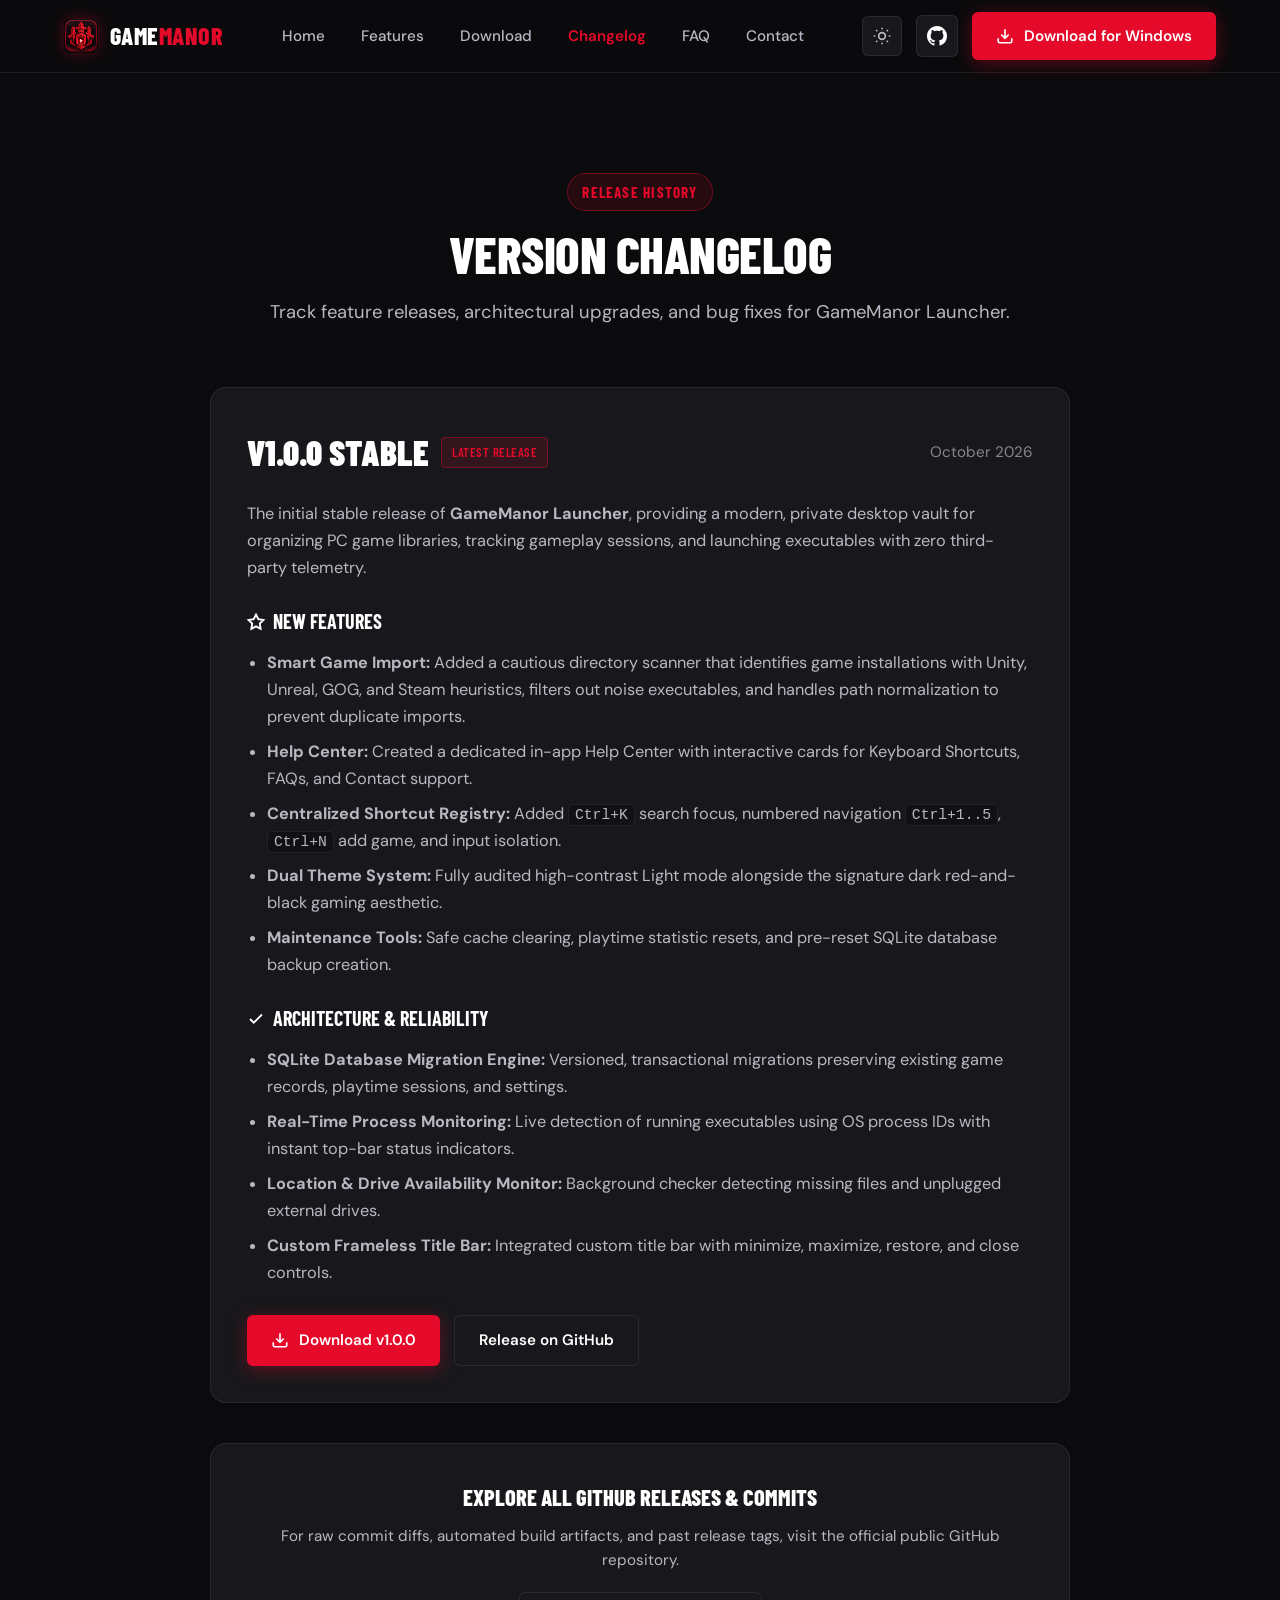
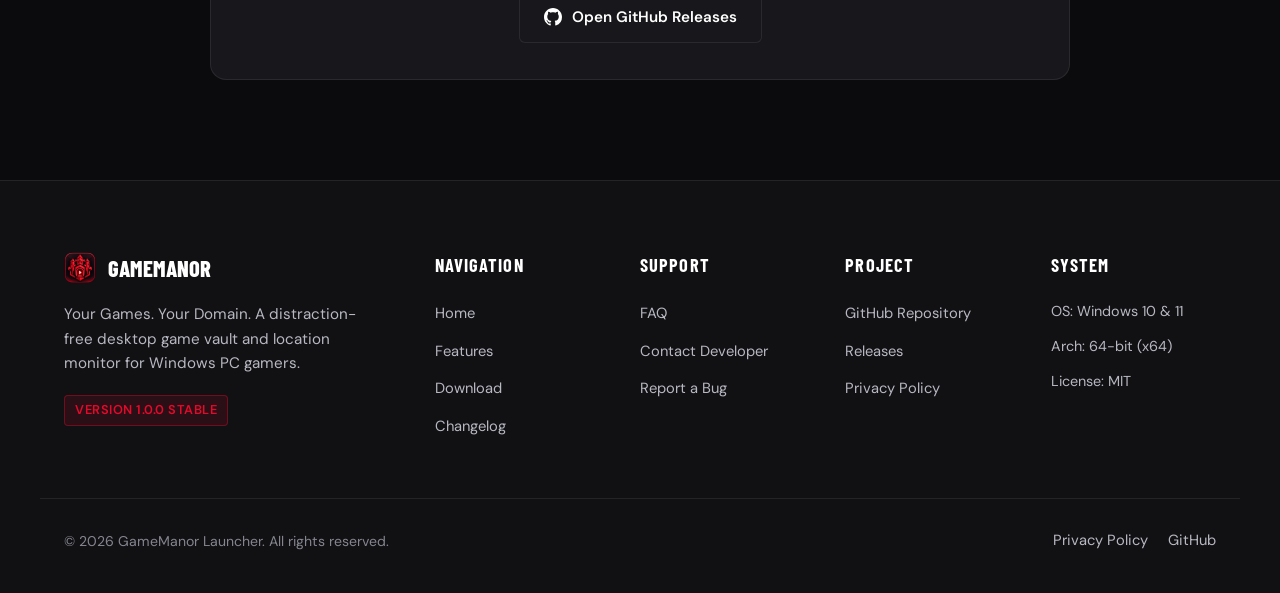
<file: changelog.html>
<!DOCTYPE html>
<html lang="en" data-theme="dark">
<head>
  <meta charset="UTF-8">
  <meta name="viewport" content="width=device-width, initial-scale=1.0">
  <title>Changelog &amp; Release Notes — GameManor Launcher</title>
  <meta name="description" content="View the version history, new features, performance improvements, and bug fixes for GameManor Launcher.">
  <link rel="canonical" href="https://gamemanor.app/changelog.html">

  <meta property="og:type" content="website">
  <meta property="og:url" content="https://gamemanor.app/changelog.html">
  <meta property="og:title" content="Changelog &amp; Release Notes — GameManor Launcher">
  <meta property="og:description" content="Official release history and changelog for GameManor Launcher.">
  <meta property="og:image" content="assets/screenshots/dashboard-dark.png">

  <!-- Favicons -->
  <link rel="icon" type="image/svg+xml" href="assets/icons/favicon.svg">
  <link rel="icon" type="image/png" href="assets/icons/favicon.png">
  <link rel="apple-touch-icon" href="assets/icons/icon.png">

  <!-- Styles -->
  <link rel="stylesheet" href="css/style.css">
  <link rel="stylesheet" href="css/responsive.css">
</head>
<body>
  <a href="#main-content" class="skip-link">Skip to main content</a>

  <!-- Global Header -->
  <header class="site-header" role="banner">
    <div class="container nav-container">
      <a href="index.html" class="nav-brand" aria-label="GameManor Launcher Home">
        <img src="assets/icons/icon.png" alt="GameManor Logo" class="nav-brand-logo" width="34" height="34">
        <span class="nav-brand-text">GAME<span>MANOR</span></span>
      </a>

      <nav class="nav-menu" role="navigation" aria-label="Main Navigation">
        <a href="index.html" class="nav-link">Home</a>
        <a href="features.html" class="nav-link">Features</a>
        <a href="download.html" class="nav-link">Download</a>
        <a href="changelog.html" class="nav-link active">Changelog</a>
        <a href="faq.html" class="nav-link">FAQ</a>
        <a href="contact.html" class="nav-link">Contact</a>
      </nav>

      <div class="nav-actions">
        <button type="button" class="theme-toggle-btn" aria-label="Toggle visual theme">
          <svg class="icon-sun" width="20" height="20" viewBox="0 0 24 24" fill="none" stroke="currentColor" stroke-width="2"><circle cx="12" cy="12" r="4"/><path d="M12 2v2M12 20v2M4.93 4.93l1.41 1.41M17.66 17.66l1.41 1.41M2 12h2M20 12h2M6.34 17.66l-1.41 1.41M19.07 4.93l-1.41 1.41"/></svg>
          <svg class="icon-moon" width="20" height="20" viewBox="0 0 24 24" fill="none" stroke="currentColor" stroke-width="2"><path d="M12 3a6 6 0 0 0 9 9 9 9 0 1 1-9-9Z"/></svg>
        </button>

        <a href="https://github.com/YOUR_GITHUB_USERNAME/gamemanor-launcher" data-bind="repoUrl" target="_blank" rel="noopener" class="btn btn-secondary btn-icon nav-github-btn" aria-label="GitHub Repository">
          <svg width="20" height="20" viewBox="0 0 24 24" fill="currentColor"><path d="M12 0C5.37 0 0 5.37 0 12c0 5.31 3.435 9.795 8.205 11.385.6.105.825-.255.825-.57 0-.285-.015-1.23-.015-2.235-3.015.555-3.795-.735-4.035-1.41-.135-.345-.72-1.41-1.23-1.695-.42-.225-1.02-.78-.015-.795.945-.015 1.62.87 1.845 1.23 1.08 1.815 2.805 1.305 3.495.99.105-.78.42-1.305.765-1.605-2.67-.3-5.46-1.335-5.46-5.925 0-1.305.465-2.385 1.23-3.225-.12-.3-.54-1.53.12-3.18 0 0 1.005-.315 3.3 1.23.96-.27 1.98-.405 3-.405s2.04.135 3 .405c2.295-1.56 3.3-1.23 3.3-1.23.66 1.65.24 2.88.12 3.18.765.84 1.23 1.905 1.23 3.225 0 4.605-2.805 5.625-5.475 5.925.435.375.81 1.095.81 2.22 0 1.605-.015 2.895-.015 3.3 0 .315.225.69.825.57A12.02 12.02 0 0024 12c0-6.63-5.37-12-12-12z"/></svg>
        </a>

        <a href="download.html" class="btn btn-primary nav-download-btn">
          <svg width="18" height="18" viewBox="0 0 24 24" fill="none" stroke="currentColor" stroke-width="2.2"><path d="M21 15v4a2 2 0 0 1-2 2H5a2 2 0 0 1-2-2v-4M7 10l5 5 5-5M12 15V3"/></svg>
          Download for Windows
        </a>

        <button type="button" class="mobile-toggle-btn" aria-label="Open navigation menu" aria-expanded="false">
          <svg width="22" height="22" viewBox="0 0 24 24" fill="none" stroke="currentColor" stroke-width="2"><line x1="4" x2="20" y1="12" y2="12"/><line x1="4" x2="20" y1="6" y2="6"/><line x1="4" x2="20" y1="18" y2="18"/></svg>
        </button>
      </div>
    </div>

    <!-- Mobile Drawer -->
    <div class="mobile-drawer" role="dialog" aria-modal="true" aria-label="Mobile Navigation">
      <a href="index.html" class="nav-link">Home</a>
      <a href="features.html" class="nav-link">Features</a>
      <a href="download.html" class="nav-link">Download</a>
      <a href="changelog.html" class="nav-link active">Changelog</a>
      <a href="faq.html" class="nav-link">FAQ</a>
      <a href="contact.html" class="nav-link">Contact</a>
      <a href="bug-reports.html" class="nav-link">Report a Bug</a>
      <div class="mobile-drawer-footer">
        <a href="download.html" class="btn btn-primary">Download for Windows</a>
        <a href="https://github.com/YOUR_GITHUB_USERNAME/gamemanor-launcher" data-bind="repoUrl" target="_blank" rel="noopener" class="btn btn-secondary">GitHub Repository</a>
      </div>
    </div>
  </header>

  <main id="main-content">
    <section class="section" aria-labelledby="changelog-title">
      <div class="container">
        <div class="section-header">
          <span class="section-tag">Release History</span>
          <h1 id="changelog-title" class="section-title">VERSION CHANGELOG</h1>
          <p class="section-desc">Track feature releases, architectural upgrades, and bug fixes for GameManor Launcher.</p>
        </div>

        <div id="changelogLoading" style="text-align:center;padding:20px;color:var(--text-muted);display:none;">
          Checking for published GitHub releases...
        </div>

        <div class="changelog-container" id="changelogContainer">
          <!-- Release: v1.0.0 (Initial Official Production Release) -->
          <article class="changelog-item">
            <div class="changelog-header">
              <h2 class="changelog-version">
                v1.0.0 Stable
                <span class="badge badge-red">Latest Release</span>
              </h2>
              <span class="changelog-date">October 2026</span>
            </div>

            <div class="changelog-body">
              <p>
                The initial stable release of <strong>GameManor Launcher</strong>, providing a modern, private desktop vault for organizing PC game libraries, tracking gameplay sessions, and launching executables with zero third-party telemetry.
              </p>

              <h4>
                <svg width="18" height="18" viewBox="0 0 24 24" fill="none" stroke="currentColor" stroke-width="2.5"><polygon points="12 2 15.09 8.26 22 9.27 17 14.14 18.18 21.02 12 17.77 5.82 21.02 7 14.14 2 9.27 8.91 8.26 12 2"/></svg>
                New Features
              </h4>
              <ul>
                <li><strong>Smart Game Import:</strong> Added a cautious directory scanner that identifies game installations with Unity, Unreal, GOG, and Steam heuristics, filters out noise executables, and handles path normalization to prevent duplicate imports.</li>
                <li><strong>Help Center:</strong> Created a dedicated in-app Help Center with interactive cards for Keyboard Shortcuts, FAQs, and Contact support.</li>
                <li><strong>Centralized Shortcut Registry:</strong> Added <code style="padding:2px 6px;background:var(--bg-secondary);border-radius:4px;">Ctrl+K</code> search focus, numbered navigation <code style="padding:2px 6px;background:var(--bg-secondary);border-radius:4px;">Ctrl+1..5</code>, <code style="padding:2px 6px;background:var(--bg-secondary);border-radius:4px;">Ctrl+N</code> add game, and input isolation.</li>
                <li><strong>Dual Theme System:</strong> Fully audited high-contrast Light mode alongside the signature dark red-and-black gaming aesthetic.</li>
                <li><strong>Maintenance Tools:</strong> Safe cache clearing, playtime statistic resets, and pre-reset SQLite database backup creation.</li>
              </ul>

              <h4>
                <svg width="18" height="18" viewBox="0 0 24 24" fill="none" stroke="currentColor" stroke-width="2.5"><polyline points="20 6 9 17 4 12"/></svg>
                Architecture &amp; Reliability
              </h4>
              <ul>
                <li><strong>SQLite Database Migration Engine:</strong> Versioned, transactional migrations preserving existing game records, playtime sessions, and settings.</li>
                <li><strong>Real-Time Process Monitoring:</strong> Live detection of running executables using OS process IDs with instant top-bar status indicators.</li>
                <li><strong>Location &amp; Drive Availability Monitor:</strong> Background checker detecting missing files and unplugged external drives.</li>
                <li><strong>Custom Frameless Title Bar:</strong> Integrated custom title bar with minimize, maximize, restore, and close controls.</li>
              </ul>

              <div style="margin-top:28px;display:flex;gap:14px;flex-wrap:wrap;">
                <a href="download.html" class="btn btn-primary">
                  <svg width="18" height="18" viewBox="0 0 24 24" fill="none" stroke="currentColor" stroke-width="2.2"><path d="M21 15v4a2 2 0 0 1-2 2H5a2 2 0 0 1-2-2v-4M7 10l5 5 5-5M12 15V3"/></svg>
                  Download v1.0.0
                </a>
                <a href="https://github.com/YOUR_GITHUB_USERNAME/gamemanor-launcher/releases" data-bind="releasesUrl" target="_blank" rel="noopener" class="btn btn-secondary">
                  Release on GitHub
                </a>
              </div>
            </div>
          </article>
        </div>

        <!-- GitHub Releases Prompt -->
        <div class="contact-fallback-box" style="margin-top:40px;">
          <h3 style="font-family:var(--font-heading);font-size:1.4rem;font-weight:800;text-transform:uppercase;margin-bottom:8px;color:var(--text-primary);">
            Explore All GitHub Releases &amp; Commits
          </h3>
          <p style="font-size:0.95rem;color:var(--text-secondary);line-height:1.6;margin-bottom:20px;">
            For raw commit diffs, automated build artifacts, and past release tags, visit the official public GitHub repository.
          </p>
          <a href="https://github.com/YOUR_GITHUB_USERNAME/gamemanor-launcher/releases" data-bind="releasesUrl" target="_blank" rel="noopener" class="btn btn-secondary">
            <svg width="18" height="18" viewBox="0 0 24 24" fill="currentColor"><path d="M12 0C5.37 0 0 5.37 0 12c0 5.31 3.435 9.795 8.205 11.385.6.105.825-.255.825-.57 0-.285-.015-1.23-.015-2.235-3.015.555-3.795-.735-4.035-1.41-.135-.345-.72-1.41-1.23-1.695-.42-.225-1.02-.78-.015-.795.945-.015 1.62.87 1.845 1.23 1.08 1.815 2.805 1.305 3.495.99.105-.78.42-1.305.765-1.605-2.67-.3-5.46-1.335-5.46-5.925 0-1.305.465-2.385 1.23-3.225-.12-.3-.54-1.53.12-3.18 0 0 1.005-.315 3.3 1.23.96-.27 1.98-.405 3-.405s2.04.135 3 .405c2.295-1.56 3.3-1.23 3.3-1.23.66 1.65.24 2.88.12 3.18.765.84 1.23 1.905 1.23 3.225 0 4.605-2.805 5.625-5.475 5.925.435.375.81 1.095.81 2.22 0 1.605-.015 2.895-.015 3.3 0 .315.225.69.825.57A12.02 12.02 0 0024 12c0-6.63-5.37-12-12-12z"/></svg>
            Open GitHub Releases
          </a>
        </div>
      </div>
    </section>
  </main>

  <!-- Global Footer -->
  <footer class="site-footer" role="contentinfo">
    <div class="container footer-grid">
      <div class="footer-brand">
        <div class="footer-brand-header">
          <img src="assets/icons/icon.png" alt="GameManor Logo" class="footer-brand-logo" width="32" height="32">
          <span>GameManor</span>
        </div>
        <p class="footer-desc">Your Games. Your Domain. A distraction-free desktop game vault and location monitor for Windows PC gamers.</p>
        <span class="badge badge-red">Version 1.0.0 Stable</span>
      </div>

      <div class="footer-col">
        <h4 class="footer-col-title">Navigation</h4>
        <ul class="footer-links">
          <li><a href="index.html" class="footer-link">Home</a></li>
          <li><a href="features.html" class="footer-link">Features</a></li>
          <li><a href="download.html" class="footer-link">Download</a></li>
          <li><a href="changelog.html" class="footer-link">Changelog</a></li>
        </ul>
      </div>

      <div class="footer-col">
        <h4 class="footer-col-title">Support</h4>
        <ul class="footer-links">
          <li><a href="faq.html" class="footer-link">FAQ</a></li>
          <li><a href="contact.html" class="footer-link">Contact Developer</a></li>
          <li><a href="bug-reports.html" class="footer-link">Report a Bug</a></li>
        </ul>
      </div>

      <div class="footer-col">
        <h4 class="footer-col-title">Project</h4>
        <ul class="footer-links">
          <li><a href="https://github.com/YOUR_GITHUB_USERNAME/gamemanor-launcher" data-bind="repoUrl" target="_blank" rel="noopener" class="footer-link">GitHub Repository</a></li>
          <li><a href="https://github.com/YOUR_GITHUB_USERNAME/gamemanor-launcher/releases" data-bind="releasesUrl" target="_blank" rel="noopener" class="footer-link">Releases</a></li>
          <li><a href="privacy.html" class="footer-link">Privacy Policy</a></li>
        </ul>
      </div>

      <div class="footer-col">
        <h4 class="footer-col-title">System</h4>
        <ul class="footer-links">
          <li style="color:var(--text-secondary);font-size:0.9rem;">OS: Windows 10 &amp; 11</li>
          <li style="color:var(--text-secondary);font-size:0.9rem;">Arch: 64-bit (x64)</li>
          <li style="color:var(--text-secondary);font-size:0.9rem;">License: MIT</li>
        </ul>
      </div>
    </div>

    <div class="container footer-bottom">
      <p>&copy; <span class="dynamic-year">2026</span> GameManor Launcher. All rights reserved.</p>
      <div class="footer-legal-links">
        <a href="privacy.html" class="footer-link">Privacy Policy</a>
        <a href="https://github.com/YOUR_GITHUB_USERNAME/gamemanor-launcher" data-bind="repoUrl" target="_blank" rel="noopener" class="footer-link">GitHub</a>
      </div>
    </div>
  </footer>

  <script src="js/config.js"></script>
  <script src="js/main.js"></script>
  <script src="js/download.js"></script>
</body>
</html>
</file>
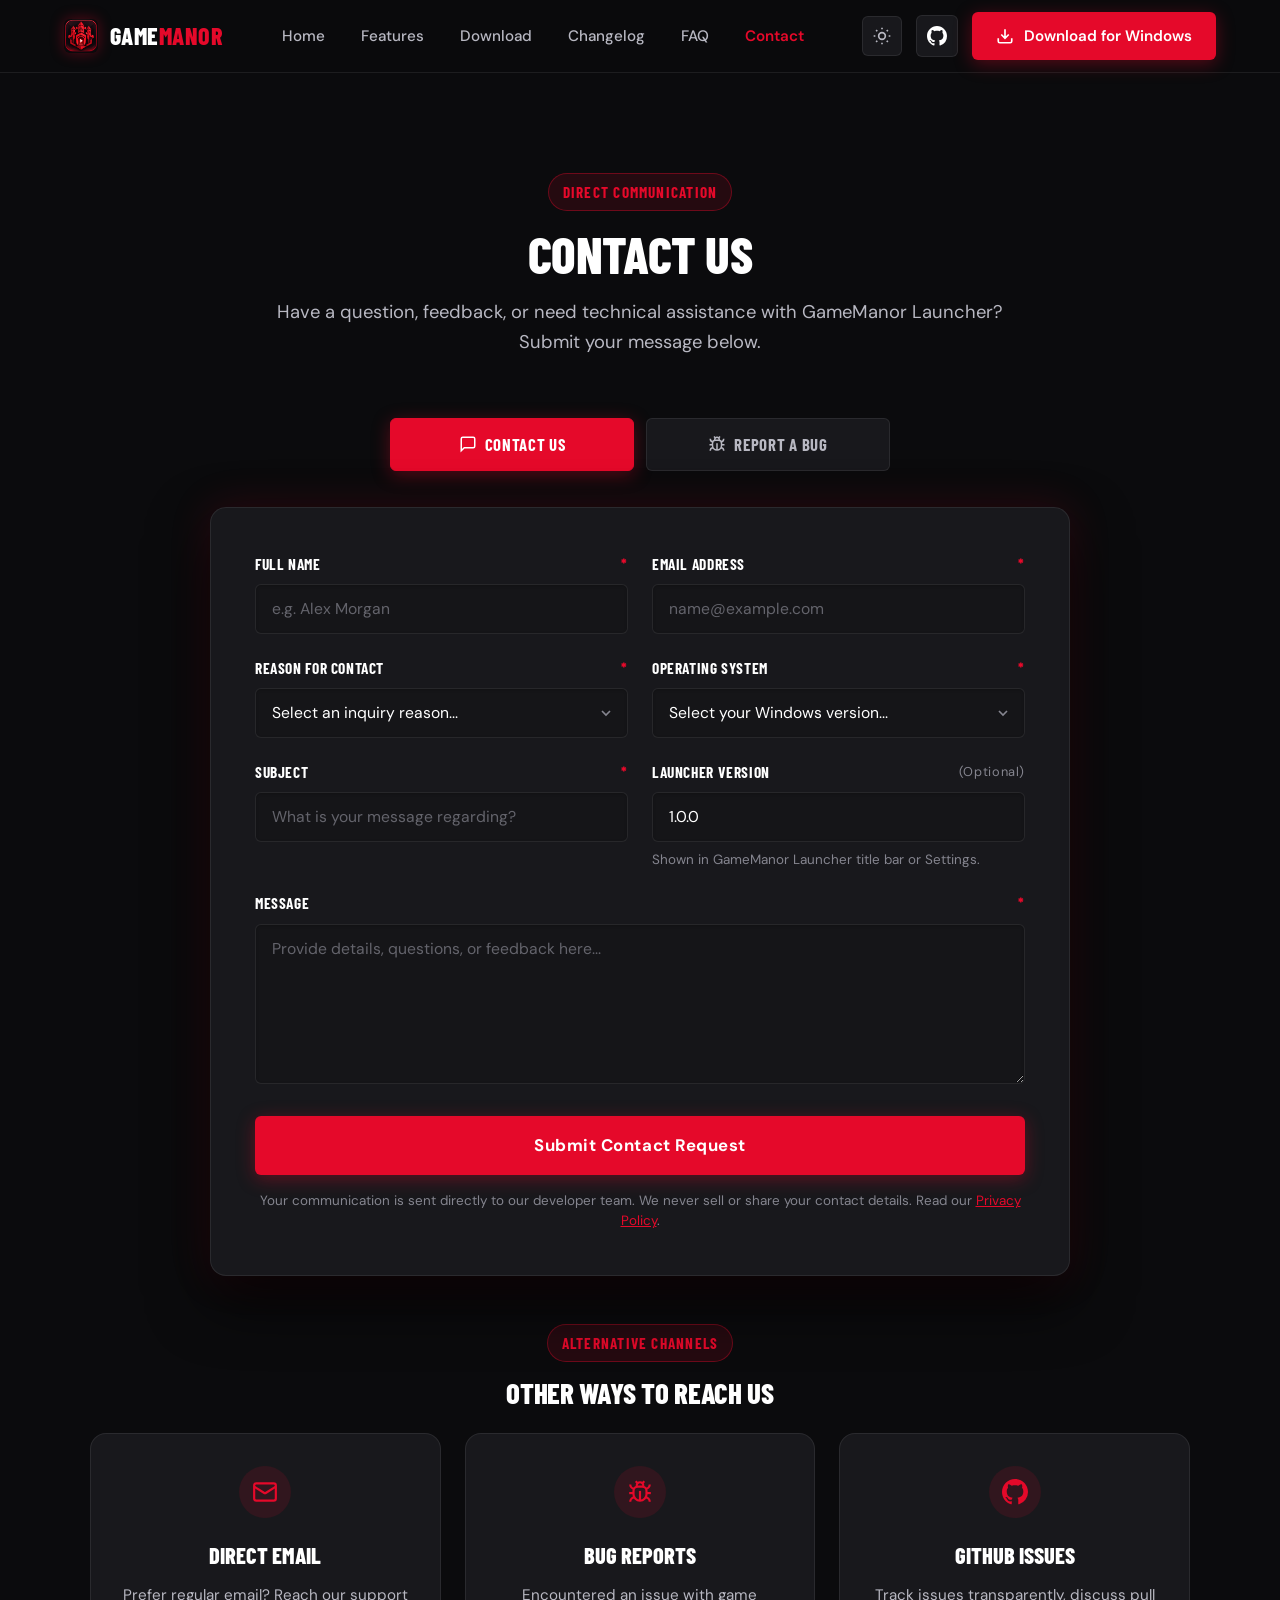
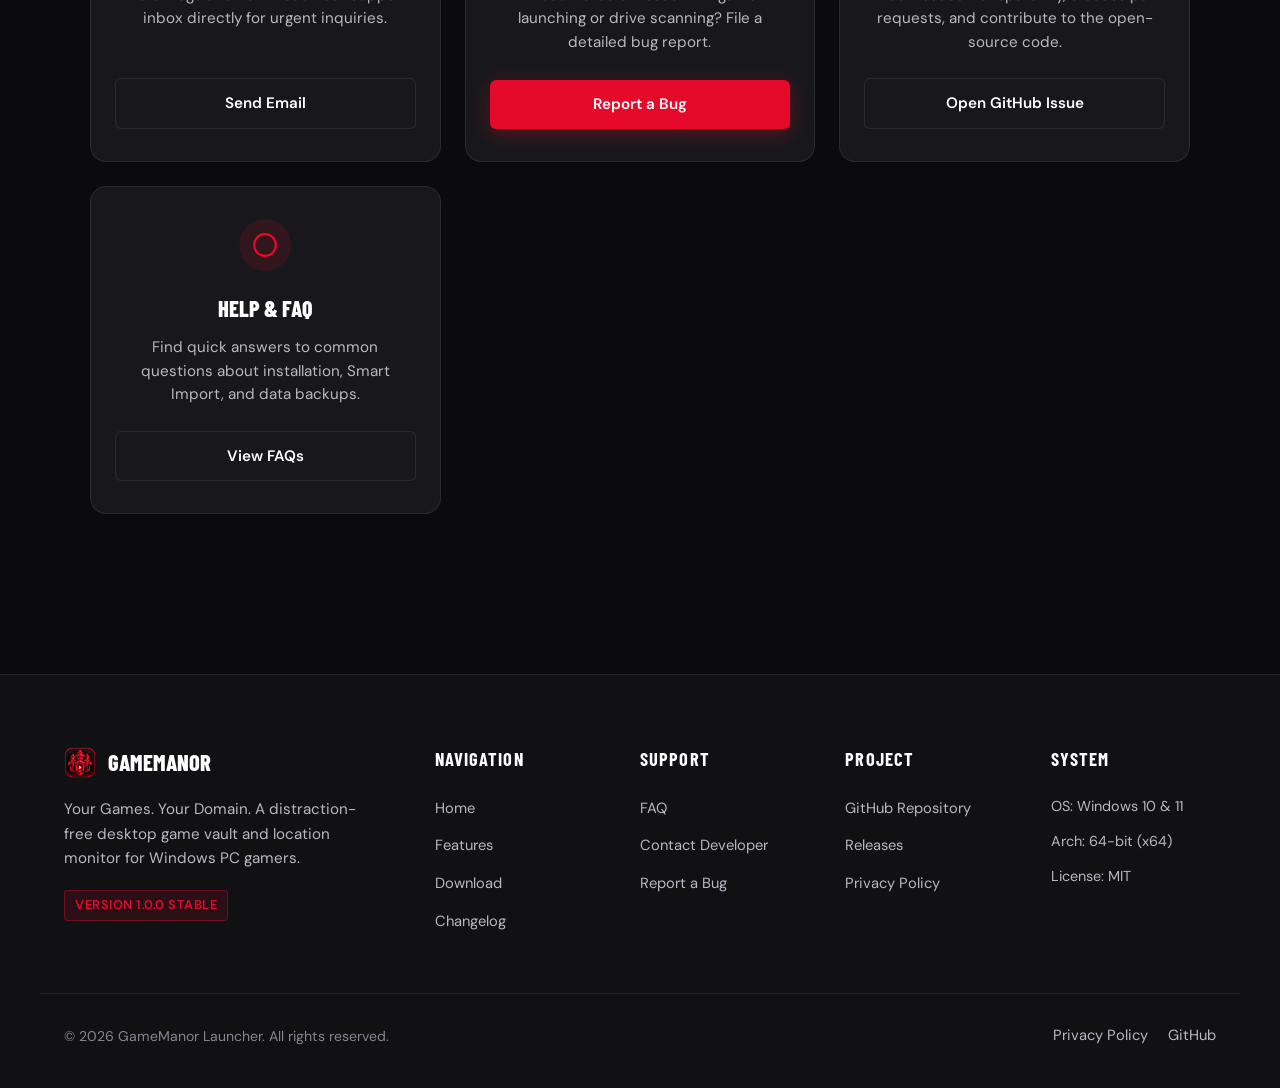
<file: contact.html>
<!DOCTYPE html>
<html lang="en" data-theme="dark">
<head>
  <meta charset="UTF-8">
  <base href="/">
  <meta name="viewport" content="width=device-width, initial-scale=1.0">
  <title>Contact Us — GameManor Launcher</title>
  <meta name="description" content="Get in touch with the GameManor Launcher team. Send inquiries, suggest new features, or request technical support.">
  <link rel="canonical" href="https://gamemanor.app/contact.html">

  <meta property="og:type" content="website">
  <meta property="og:url" content="https://gamemanor.app/contact.html">
  <meta property="og:title" content="Contact Us — GameManor Launcher">
  <meta property="og:description" content="Send inquiries, suggestions, or support requests directly to the GameManor development team.">
  <meta property="og:image" content="assets/screenshots/dashboard-dark.png">

  <!-- Favicons -->
  <link rel="icon" type="image/svg+xml" href="assets/icons/favicon.svg">
  <link rel="icon" type="image/png" href="assets/icons/favicon.png">
  <link rel="apple-touch-icon" href="assets/icons/icon.png">

  <!-- Styles -->
  <link rel="stylesheet" href="css/style.css">
  <link rel="stylesheet" href="css/responsive.css">
  <link rel="stylesheet" href="css/forms.css">
</head>
<body>
  <a href="#main-content" class="skip-link">Skip to main content</a>

  <!-- Global Header -->
  <header class="site-header" role="banner">
    <div class="container nav-container">
      <a href="index.html" class="nav-brand" aria-label="GameManor Launcher Home">
        <img src="assets/icons/icon.png" alt="GameManor Logo" class="nav-brand-logo" width="34" height="34">
        <span class="nav-brand-text">GAME<span>MANOR</span></span>
      </a>

      <nav class="nav-menu" role="navigation" aria-label="Main Navigation">
        <a href="index.html" class="nav-link">Home</a>
        <a href="features.html" class="nav-link">Features</a>
        <a href="download.html" class="nav-link">Download</a>
        <a href="changelog.html" class="nav-link">Changelog</a>
        <a href="faq.html" class="nav-link">FAQ</a>
        <a href="contact.html" class="nav-link active">Contact</a>
      </nav>

      <div class="nav-actions">
        <button type="button" class="theme-toggle-btn" aria-label="Toggle visual theme">
          <svg class="icon-sun" width="20" height="20" viewBox="0 0 24 24" fill="none" stroke="currentColor" stroke-width="2"><circle cx="12" cy="12" r="4"/><path d="M12 2v2M12 20v2M4.93 4.93l1.41 1.41M17.66 17.66l1.41 1.41M2 12h2M20 12h2M6.34 17.66l-1.41 1.41M19.07 4.93l-1.41 1.41"/></svg>
          <svg class="icon-moon" width="20" height="20" viewBox="0 0 24 24" fill="none" stroke="currentColor" stroke-width="2"><path d="M12 3a6 6 0 0 0 9 9 9 9 0 1 1-9-9Z"/></svg>
        </button>

        <a href="https://github.com/YOUR_GITHUB_USERNAME/gamemanor-launcher" data-bind="repoUrl" target="_blank" rel="noopener" class="btn btn-secondary btn-icon nav-github-btn" aria-label="GitHub Repository">
          <svg width="20" height="20" viewBox="0 0 24 24" fill="currentColor"><path d="M12 0C5.37 0 0 5.37 0 12c0 5.31 3.435 9.795 8.205 11.385.6.105.825-.255.825-.57 0-.285-.015-1.23-.015-2.235-3.015.555-3.795-.735-4.035-1.41-.135-.345-.72-1.41-1.23-1.695-.42-.225-1.02-.78-.015-.795.945-.015 1.62.87 1.845 1.23 1.08 1.815 2.805 1.305 3.495.99.105-.78.42-1.305.765-1.605-2.67-.3-5.46-1.335-5.46-5.925 0-1.305.465-2.385 1.23-3.225-.12-.3-.54-1.53.12-3.18 0 0 1.005-.315 3.3 1.23.96-.27 1.98-.405 3-.405s2.04.135 3 .405c2.295-1.56 3.3-1.23 3.3-1.23.66 1.65.24 2.88.12 3.18.765.84 1.23 1.905 1.23 3.225 0 4.605-2.805 5.625-5.475 5.925.435.375.81 1.095.81 2.22 0 1.605-.015 2.895-.015 3.3 0 .315.225.69.825.57A12.02 12.02 0 0024 12c0-6.63-5.37-12-12-12z"/></svg>
        </a>

        <a href="download.html" class="btn btn-primary nav-download-btn">
          <svg width="18" height="18" viewBox="0 0 24 24" fill="none" stroke="currentColor" stroke-width="2.2"><path d="M21 15v4a2 2 0 0 1-2 2H5a2 2 0 0 1-2-2v-4M7 10l5 5 5-5M12 15V3"/></svg>
          Download for Windows
        </a>

        <button type="button" class="mobile-toggle-btn" aria-label="Open navigation menu" aria-expanded="false">
          <svg width="22" height="22" viewBox="0 0 24 24" fill="none" stroke="currentColor" stroke-width="2"><line x1="4" x2="20" y1="12" y2="12"/><line x1="4" x2="20" y1="6" y2="6"/><line x1="4" x2="20" y1="18" y2="18"/></svg>
        </button>
      </div>
    </div>

    <!-- Mobile Drawer -->
    <div class="mobile-drawer" role="dialog" aria-modal="true" aria-label="Mobile Navigation">
      <a href="index.html" class="nav-link">Home</a>
      <a href="features.html" class="nav-link">Features</a>
      <a href="download.html" class="nav-link">Download</a>
      <a href="changelog.html" class="nav-link">Changelog</a>
      <a href="faq.html" class="nav-link">FAQ</a>
      <a href="contact.html" class="nav-link active">Contact</a>
      <a href="bug-reports.html" class="nav-link">Report a Bug</a>
      <div class="mobile-drawer-footer">
        <a href="download.html" class="btn btn-primary">Download for Windows</a>
        <a href="https://github.com/YOUR_GITHUB_USERNAME/gamemanor-launcher" data-bind="repoUrl" target="_blank" rel="noopener" class="btn btn-secondary">GitHub Repository</a>
      </div>
    </div>
  </header>

  <main id="main-content">
    <section class="section" aria-labelledby="contact-heading">
      <div class="container">
        <!-- Section Header -->
        <div class="section-header">
          <span class="section-tag">Direct Communication</span>
          <h1 id="contact-heading" class="section-title">CONTACT US</h1>
          <p class="section-desc">Have a question, feedback, or need technical assistance with GameManor Launcher? Submit your message below.</p>
        </div>

        <!-- Form Switcher Tabs -->
        <div class="form-tab-nav" role="tablist" aria-label="Support form selection">
          <a href="contact.html" class="form-tab-btn active" role="tab" aria-selected="true">
            <svg width="18" height="18" viewBox="0 0 24 24" fill="none" stroke="currentColor" stroke-width="2"><path d="M21 15a2 2 0 0 1-2 2H7l-4 4V5a2 2 0 0 1 2-2h14a2 2 0 0 1 2 2z"/></svg>
            Contact Us
          </a>
          <a href="bug-reports.html" class="form-tab-btn" role="tab" aria-selected="false">
            <svg width="18" height="18" viewBox="0 0 24 24" fill="none" stroke="currentColor" stroke-width="2"><path d="m8 2 1.88 1.88"/><path d="M14.12 3.88 16 2"/><path d="M9 7.13v-1a3.003 3.003 0 1 1 6 0v1"/><path d="M12 20c-3.3 0-6-2.7-6-6v-3a4 4 0 0 1 4-4h4a4 4 0 0 1 4 4v3c0 3.3-2.7 6-6 6"/><path d="M12 20v-9"/><path d="M6.53 9C4.6 8.8 3 7.1 3 5"/><path d="M6 13H2"/><path d="M3 21c0-2.1 1.7-3.9 3.8-4"/><path d="M20.97 5c0 2.1-1.6 3.8-3.5 4"/><path d="M22 13h-4"/><path d="M17.2 17c2.1.1 3.8 1.9 3.8 4"/></svg>
            Report a Bug
          </a>
        </div>

        <!-- Status Message Banner -->
        <div id="contactStatusBanner" class="form-status-banner" role="alert" aria-live="polite"></div>

        <!-- Main Form Card -->
        <div class="form-card">
          <form id="contactForm" novalidate>
            <!-- Anti-spam Honeypot -->
            <div class="hp-field" aria-hidden="true">
              <label for="contactWebsite">Leave this field blank</label>
              <input type="text" id="contactWebsite" name="website" tabindex="-1" autocomplete="off">
            </div>

            <div class="form-grid">
              <!-- Full Name -->
              <div class="form-group">
                <label for="contactFullName" class="form-label">
                  Full Name <span class="required" aria-hidden="true">*</span>
                </label>
                <input type="text" id="contactFullName" name="fullName" class="form-input" placeholder="e.g. Alex Morgan" required autocomplete="name">
                <div class="form-error-msg" role="alert">Please enter your full name.</div>
              </div>

              <!-- Email Address -->
              <div class="form-group">
                <label for="contactEmailAddress" class="form-label">
                  Email Address <span class="required" aria-hidden="true">*</span>
                </label>
                <input type="email" id="contactEmailAddress" name="emailAddress" class="form-input" placeholder="name@example.com" required autocomplete="email">
                <div class="form-error-msg" role="alert">Please enter a valid email address.</div>
              </div>

              <!-- Reason for Contact -->
              <div class="form-group">
                <label for="contactReason" class="form-label">
                  Reason for Contact <span class="required" aria-hidden="true">*</span>
                </label>
                <div class="form-select-wrapper">
                  <select id="contactReason" name="reasonForContact" class="form-select" required>
                    <option value="" disabled selected>Select an inquiry reason...</option>
                    <option value="General Inquiry">General Inquiry</option>
                    <option value="Feedback">Feedback</option>
                    <option value="Feature Request">Feature Request</option>
                    <option value="Technical Support">Technical Support</option>
                    <option value="Business Inquiry">Business Inquiry</option>
                  </select>
                  <svg class="form-select-arrow" width="16" height="16" viewBox="0 0 24 24" fill="none" stroke="currentColor" stroke-width="2.5"><polyline points="6 9 12 15 18 9"/></svg>
                </div>
                <div class="form-error-msg" role="alert">Please select a reason for contact.</div>
              </div>

              <!-- Operating System -->
              <div class="form-group">
                <label for="contactOS" class="form-label">
                  Operating System <span class="required" aria-hidden="true">*</span>
                </label>
                <div class="form-select-wrapper">
                  <select id="contactOS" name="operatingSystem" class="form-select" required>
                    <option value="" disabled selected>Select your Windows version...</option>
                    <option value="Windows 11 (64-bit)">Windows 11 (64-bit)</option>
                    <option value="Windows 10 (64-bit)">Windows 10 (64-bit)</option>
                  </select>
                  <svg class="form-select-arrow" width="16" height="16" viewBox="0 0 24 24" fill="none" stroke="currentColor" stroke-width="2.5"><polyline points="6 9 12 15 18 9"/></svg>
                </div>
                <div class="form-error-msg" role="alert">Please select your operating system.</div>
              </div>

              <!-- Subject -->
              <div class="form-group">
                <label for="contactSubject" class="form-label">
                  Subject <span class="required" aria-hidden="true">*</span>
                </label>
                <input type="text" id="contactSubject" name="subject" class="form-input" placeholder="What is your message regarding?" required>
                <div class="form-error-msg" role="alert">Please enter a subject.</div>
              </div>

              <!-- Launcher Version (Optional) -->
              <div class="form-group">
                <label for="contactVersion" class="form-label">
                  Launcher Version <span class="form-label-optional">(Optional)</span>
                </label>
                <input type="text" id="contactVersion" name="launcherVersion" class="form-input" placeholder="e.g. 1.0.0" value="1.0.0">
                <div class="form-hint">Shown in GameManor Launcher title bar or Settings.</div>
              </div>

              <!-- Message -->
              <div class="form-group full-width">
                <label for="contactMessage" class="form-label">
                  Message <span class="required" aria-hidden="true">*</span>
                </label>
                <textarea id="contactMessage" name="message" class="form-textarea textarea-tall" placeholder="Provide details, questions, or feedback here..." required></textarea>
                <div class="form-error-msg" role="alert">Please enter your message.</div>
              </div>
            </div>

            <!-- Submit Button Area -->
            <div class="form-actions-area">
              <button type="submit" class="btn btn-primary btn-lg form-submit-btn">
                <span class="btn-spinner" aria-hidden="true"></span>
                <span class="btn-text">Submit Contact Request</span>
              </button>
              <p class="form-privacy-note">
                Your communication is sent directly to our developer team. We never sell or share your contact details. 
                Read our <a href="privacy.html" style="color:var(--primary-red);text-decoration:underline;">Privacy Policy</a>.
              </p>
            </div>
          </form>
        </div>

        <!-- Secondary Channels Grid -->
        <div class="section-header" style="margin-top:20px;margin-bottom:24px;">
          <span class="section-tag">Alternative Channels</span>
          <h2 class="section-title" style="font-size:1.8rem;">OTHER WAYS TO REACH US</h2>
        </div>

        <div class="contact-grid">
          <!-- Card 1: Direct Email -->
          <div class="contact-card">
            <div class="contact-card-icon">
              <svg width="26" height="26" viewBox="0 0 24 24" fill="none" stroke="currentColor" stroke-width="2"><rect width="20" height="16" x="2" y="4" rx="2"/><path d="m22 7-8.97 5.7a1.94 1.94 0 0 1-2.06 0L2 7"/></svg>
            </div>
            <h3 class="contact-card-title">Direct Email</h3>
            <p class="contact-card-desc">Prefer regular email? Reach our support inbox directly for urgent inquiries.</p>
            <a href="mailto:support@gamemanor.app?subject=GameManor%20Launcher%20Inquiry" data-bind="contactEmail" class="btn btn-secondary" style="width:100%;">
              Send Email
            </a>
          </div>

          <!-- Card 2: Bug Reports -->
          <div class="contact-card">
            <div class="contact-card-icon">
              <svg width="26" height="26" viewBox="0 0 24 24" fill="none" stroke="currentColor" stroke-width="2"><path d="m8 2 1.88 1.88"/><path d="M14.12 3.88 16 2"/><path d="M9 7.13v-1a3.003 3.003 0 1 1 6 0v1"/><path d="M12 20c-3.3 0-6-2.7-6-6v-3a4 4 0 0 1 4-4h4a4 4 0 0 1 4 4v3c0 3.3-2.7 6-6 6"/><path d="M12 20v-9"/><path d="M6.53 9C4.6 8.8 3 7.1 3 5"/><path d="M6 13H2"/><path d="M3 21c0-2.1 1.7-3.9 3.8-4"/><path d="M20.97 5c0 2.1-1.6 3.8-3.5 4"/><path d="M22 13h-4"/><path d="M17.2 17c2.1.1 3.8 1.9 3.8 4"/></svg>
            </div>
            <h3 class="contact-card-title">Bug Reports</h3>
            <p class="contact-card-desc">Encountered an issue with game launching or drive scanning? File a detailed bug report.</p>
            <a href="bug-reports.html" class="btn btn-primary" style="width:100%;">
              Report a Bug
            </a>
          </div>

          <!-- Card 3: GitHub Issues -->
          <div class="contact-card">
            <div class="contact-card-icon">
              <svg width="26" height="26" viewBox="0 0 24 24" fill="currentColor"><path d="M12 0C5.37 0 0 5.37 0 12c0 5.31 3.435 9.795 8.205 11.385.6.105.825-.255.825-.57 0-.285-.015-1.23-.015-2.235-3.015.555-3.795-.735-4.035-1.41-.135-.345-.72-1.41-1.23-1.695-.42-.225-1.02-.78-.015-.795.945-.015 1.62.87 1.845 1.23 1.08 1.815 2.805 1.305 3.495.99.105-.78.42-1.305.765-1.605-2.67-.3-5.46-1.335-5.46-5.925 0-1.305.465-2.385 1.23-3.225-.12-.3-.54-1.53.12-3.18 0 0 1.005-.315 3.3 1.23.96-.27 1.98-.405 3-.405s2.04.135 3 .405c2.295-1.56 3.3-1.23 3.3-1.23.66 1.65.24 2.88.12 3.18.765.84 1.23 1.905 1.23 3.225 0 4.605-2.805 5.625-5.475 5.925.435.375.81 1.095.81 2.22 0 1.605-.015 2.895-.015 3.3 0 .315.225.69.825.57A12.02 12.02 0 0024 12c0-6.63-5.37-12-12-12z"/></svg>
            </div>
            <h3 class="contact-card-title">GitHub Issues</h3>
            <p class="contact-card-desc">Track issues transparently, discuss pull requests, and contribute to the open-source code.</p>
            <a href="https://github.com/YOUR_GITHUB_USERNAME/gamemanor-launcher/issues" data-bind="issuesUrl" target="_blank" rel="noopener" class="btn btn-secondary" style="width:100%;">
              Open GitHub Issue
            </a>
          </div>

          <!-- Card 4: FAQ Knowledgebase -->
          <div class="contact-card">
            <div class="contact-card-icon">
              <svg width="26" height="26" viewBox="0 0 24 24" fill="none" stroke="currentColor" stroke-width="2"><circle cx="12" cy="12" r="10"/><path d="9.09 9a3 3 0 0 1 5.83 1c0 2-3 3-3 3"/><line x1="12" y1="17" x2="12.01" y2="17"/></svg>
            </div>
            <h3 class="contact-card-title">Help &amp; FAQ</h3>
            <p class="contact-card-desc">Find quick answers to common questions about installation, Smart Import, and data backups.</p>
            <a href="faq.html" class="btn btn-secondary" style="width:100%;">
              View FAQs
            </a>
          </div>
        </div>

      </div>
    </section>
  </main>

  <!-- Global Footer -->
  <footer class="site-footer" role="contentinfo">
    <div class="container footer-grid">
      <div class="footer-brand">
        <div class="footer-brand-header">
          <img src="assets/icons/icon.png" alt="GameManor Logo" class="footer-brand-logo" width="32" height="32">
          <span>GameManor</span>
        </div>
        <p class="footer-desc">Your Games. Your Domain. A distraction-free desktop game vault and location monitor for Windows PC gamers.</p>
        <span class="badge badge-red">Version 1.0.0 Stable</span>
      </div>

      <div class="footer-col">
        <h4 class="footer-col-title">Navigation</h4>
        <ul class="footer-links">
          <li><a href="index.html" class="footer-link">Home</a></li>
          <li><a href="features.html" class="footer-link">Features</a></li>
          <li><a href="download.html" class="footer-link">Download</a></li>
          <li><a href="changelog.html" class="footer-link">Changelog</a></li>
        </ul>
      </div>

      <div class="footer-col">
        <h4 class="footer-col-title">Support</h4>
        <ul class="footer-links">
          <li><a href="faq.html" class="footer-link">FAQ</a></li>
          <li><a href="contact.html" class="footer-link">Contact Developer</a></li>
          <li><a href="bug-reports.html" class="footer-link">Report a Bug</a></li>
        </ul>
      </div>

      <div class="footer-col">
        <h4 class="footer-col-title">Project</h4>
        <ul class="footer-links">
          <li><a href="https://github.com/YOUR_GITHUB_USERNAME/gamemanor-launcher" data-bind="repoUrl" target="_blank" rel="noopener" class="footer-link">GitHub Repository</a></li>
          <li><a href="https://github.com/YOUR_GITHUB_USERNAME/gamemanor-launcher/releases" data-bind="releasesUrl" target="_blank" rel="noopener" class="footer-link">Releases</a></li>
          <li><a href="privacy.html" class="footer-link">Privacy Policy</a></li>
        </ul>
      </div>

      <div class="footer-col">
        <h4 class="footer-col-title">System</h4>
        <ul class="footer-links">
          <li style="color:var(--text-secondary);font-size:0.9rem;">OS: Windows 10 &amp; 11</li>
          <li style="color:var(--text-secondary);font-size:0.9rem;">Arch: 64-bit (x64)</li>
          <li style="color:var(--text-secondary);font-size:0.9rem;">License: MIT</li>
        </ul>
      </div>
    </div>

    <div class="container footer-bottom">
      <p>&copy; <span class="dynamic-year">2026</span> GameManor Launcher. All rights reserved.</p>
      <div class="footer-legal-links">
        <a href="privacy.html" class="footer-link">Privacy Policy</a>
        <a href="https://github.com/YOUR_GITHUB_USERNAME/gamemanor-launcher" data-bind="repoUrl" target="_blank" rel="noopener" class="footer-link">GitHub</a>
      </div>
    </div>
  </footer>

  <script src="js/config.js"></script>
  <script src="js/main.js"></script>
  <script src="js/forms.js"></script>
</body>
</html>
</file>
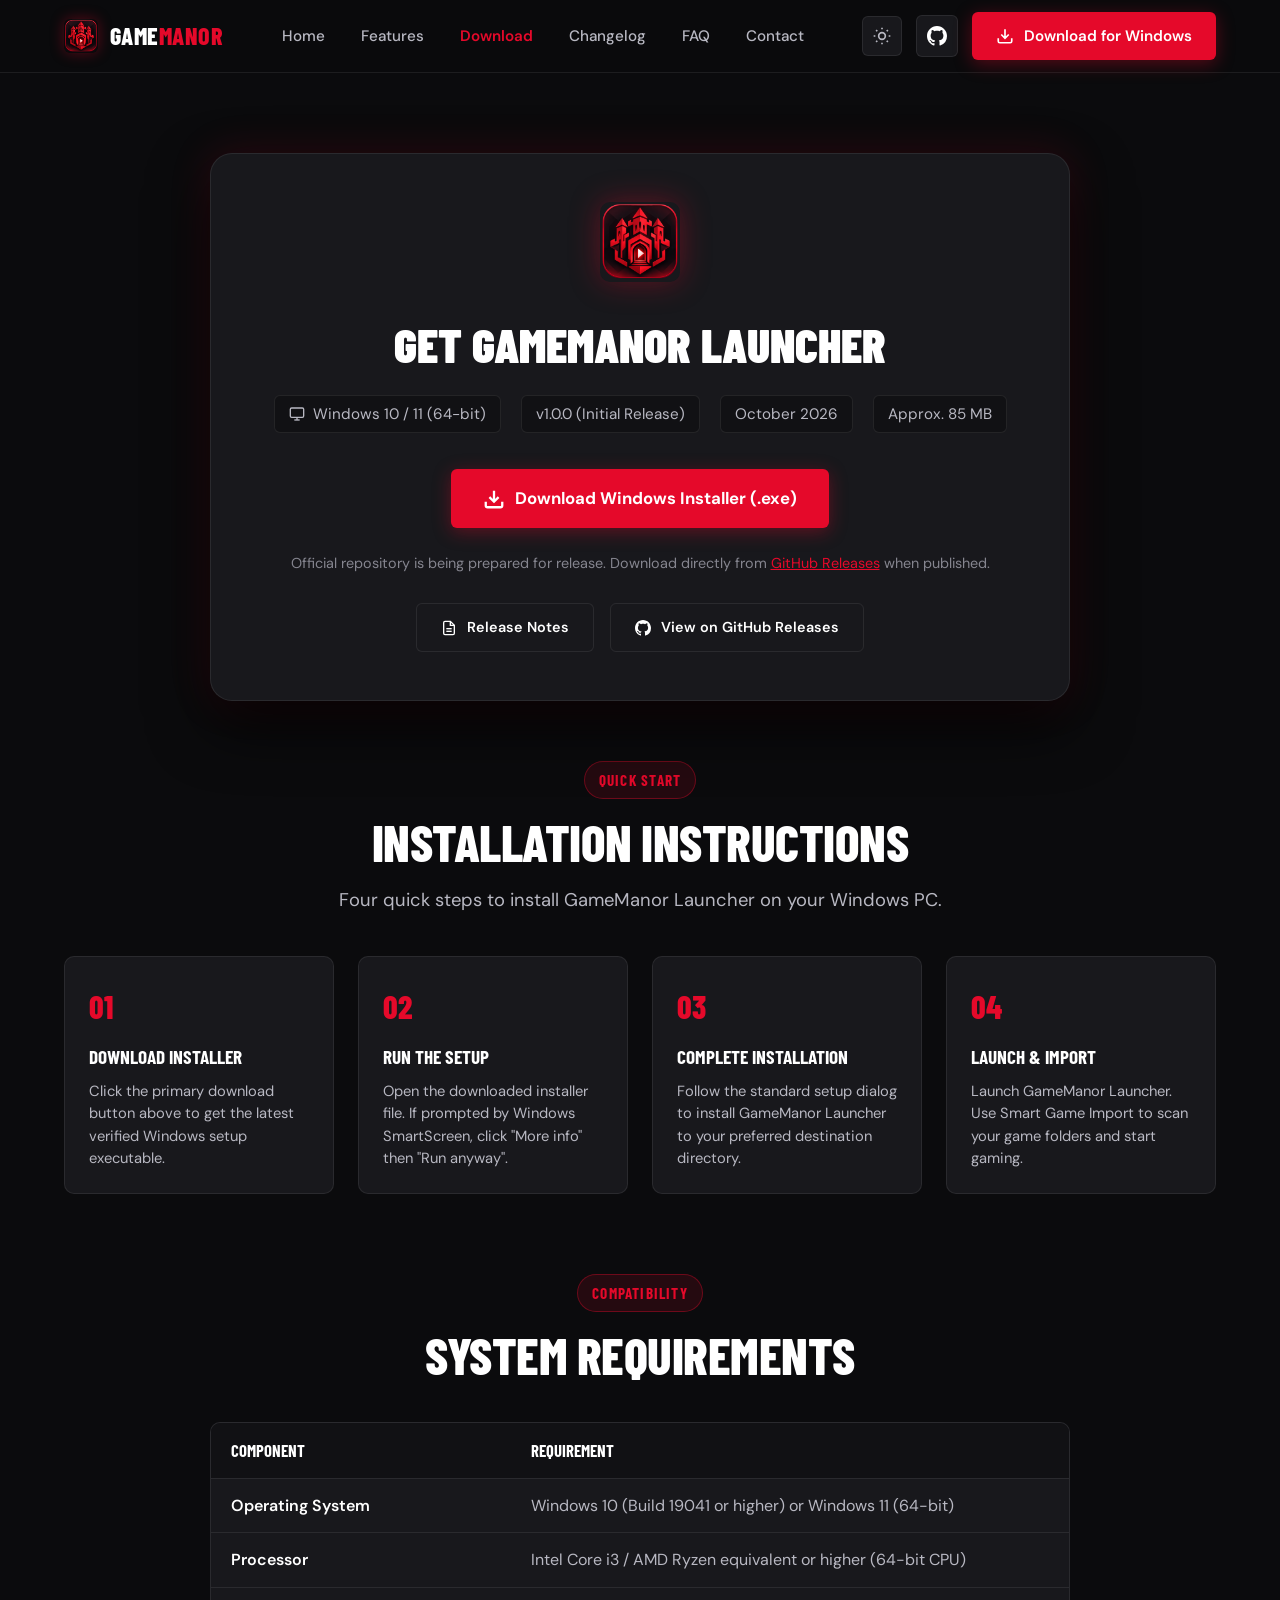
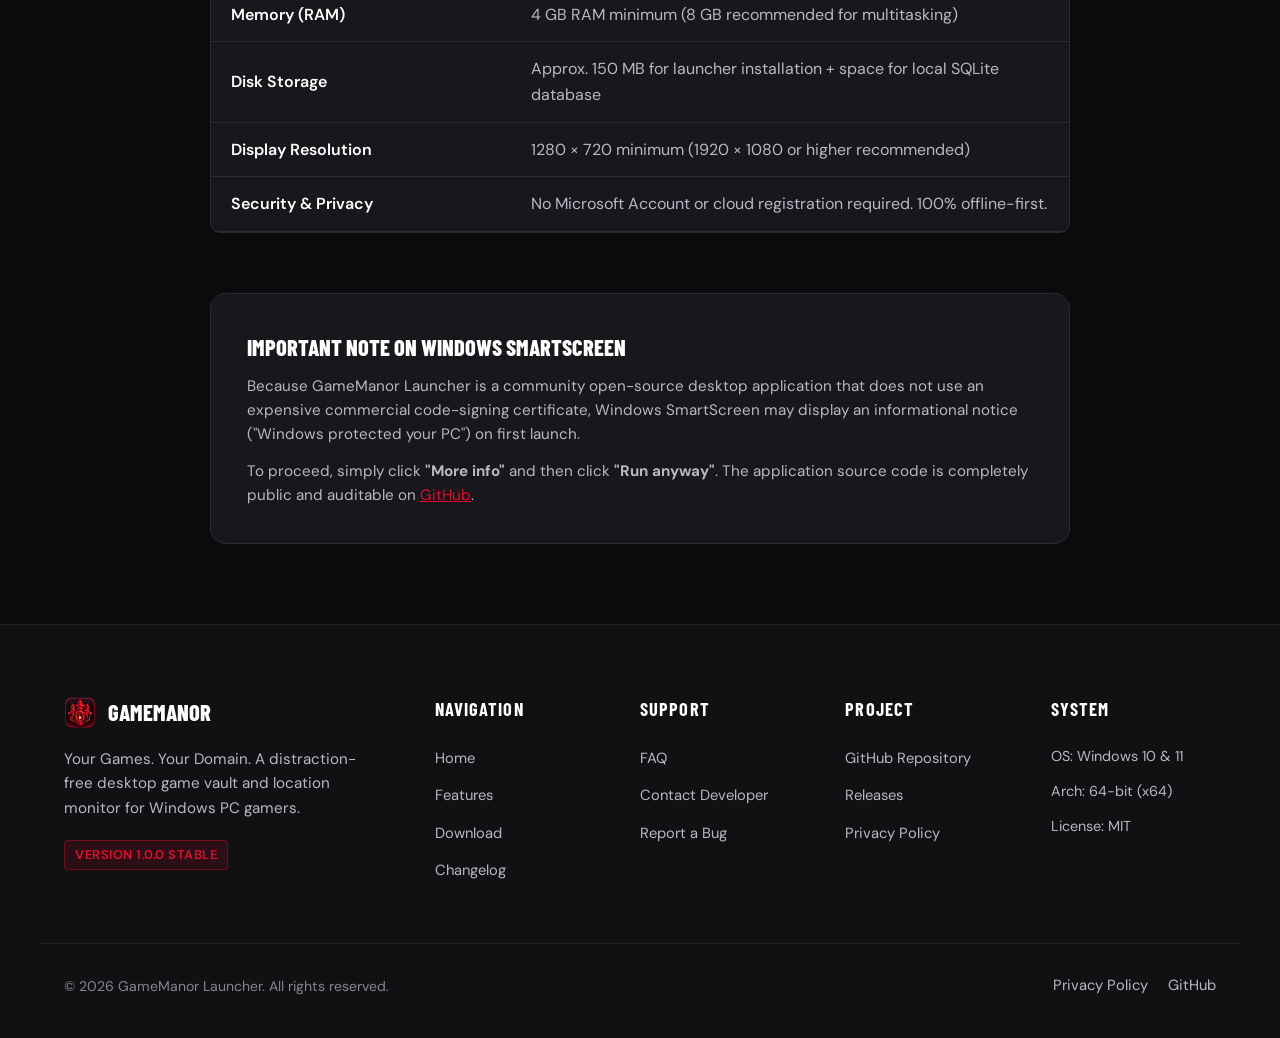
<file: download.html>
<!DOCTYPE html>
<html lang="en" data-theme="dark">
<head>
  <meta charset="UTF-8">
  <meta name="viewport" content="width=device-width, initial-scale=1.0">
  <title>Download GameManor Launcher for Windows</title>
  <meta name="description" content="Download the official Windows installer for GameManor Launcher. Free, open source, and privacy-focused game library manager for Windows 10 and 11.">
  <link rel="canonical" href="https://gamemanor.app/download.html">

  <meta property="og:type" content="website">
  <meta property="og:url" content="https://gamemanor.app/download.html">
  <meta property="og:title" content="Download GameManor Launcher for Windows">
  <meta property="og:description" content="Free, open source desktop game vault for Windows 10 & 11.">
  <meta property="og:image" content="assets/screenshots/dashboard-dark.png">

  <!-- Favicons -->
  <link rel="icon" type="image/svg+xml" href="assets/icons/favicon.svg">
  <link rel="icon" type="image/png" href="assets/icons/favicon.png">
  <link rel="apple-touch-icon" href="assets/icons/icon.png">

  <!-- Styles -->
  <link rel="stylesheet" href="css/style.css">
  <link rel="stylesheet" href="css/responsive.css">
</head>
<body>
  <a href="#main-content" class="skip-link">Skip to main content</a>

  <!-- Global Header -->
  <header class="site-header" role="banner">
    <div class="container nav-container">
      <a href="index.html" class="nav-brand" aria-label="GameManor Launcher Home">
        <img src="assets/icons/icon.png" alt="GameManor Logo" class="nav-brand-logo" width="34" height="34">
        <span class="nav-brand-text">GAME<span>MANOR</span></span>
      </a>

      <nav class="nav-menu" role="navigation" aria-label="Main Navigation">
        <a href="index.html" class="nav-link">Home</a>
        <a href="features.html" class="nav-link">Features</a>
        <a href="download.html" class="nav-link active">Download</a>
        <a href="changelog.html" class="nav-link">Changelog</a>
        <a href="faq.html" class="nav-link">FAQ</a>
        <a href="contact.html" class="nav-link">Contact</a>
      </nav>

      <div class="nav-actions">
        <button type="button" class="theme-toggle-btn" aria-label="Toggle visual theme">
          <svg class="icon-sun" width="20" height="20" viewBox="0 0 24 24" fill="none" stroke="currentColor" stroke-width="2"><circle cx="12" cy="12" r="4"/><path d="M12 2v2M12 20v2M4.93 4.93l1.41 1.41M17.66 17.66l1.41 1.41M2 12h2M20 12h2M6.34 17.66l-1.41 1.41M19.07 4.93l-1.41 1.41"/></svg>
          <svg class="icon-moon" width="20" height="20" viewBox="0 0 24 24" fill="none" stroke="currentColor" stroke-width="2"><path d="M12 3a6 6 0 0 0 9 9 9 9 0 1 1-9-9Z"/></svg>
        </button>

        <a href="https://github.com/YOUR_GITHUB_USERNAME/gamemanor-launcher" data-bind="repoUrl" target="_blank" rel="noopener" class="btn btn-secondary btn-icon nav-github-btn" aria-label="GitHub Repository">
          <svg width="20" height="20" viewBox="0 0 24 24" fill="currentColor"><path d="M12 0C5.37 0 0 5.37 0 12c0 5.31 3.435 9.795 8.205 11.385.6.105.825-.255.825-.57 0-.285-.015-1.23-.015-2.235-3.015.555-3.795-.735-4.035-1.41-.135-.345-.72-1.41-1.23-1.695-.42-.225-1.02-.78-.015-.795.945-.015 1.62.87 1.845 1.23 1.08 1.815 2.805 1.305 3.495.99.105-.78.42-1.305.765-1.605-2.67-.3-5.46-1.335-5.46-5.925 0-1.305.465-2.385 1.23-3.225-.12-.3-.54-1.53.12-3.18 0 0 1.005-.315 3.3 1.23.96-.27 1.98-.405 3-.405s2.04.135 3 .405c2.295-1.56 3.3-1.23 3.3-1.23.66 1.65.24 2.88.12 3.18.765.84 1.23 1.905 1.23 3.225 0 4.605-2.805 5.625-5.475 5.925.435.375.81 1.095.81 2.22 0 1.605-.015 2.895-.015 3.3 0 .315.225.69.825.57A12.02 12.02 0 0024 12c0-6.63-5.37-12-12-12z"/></svg>
        </a>

        <a href="download.html" class="btn btn-primary nav-download-btn">
          <svg width="18" height="18" viewBox="0 0 24 24" fill="none" stroke="currentColor" stroke-width="2.2"><path d="M21 15v4a2 2 0 0 1-2 2H5a2 2 0 0 1-2-2v-4M7 10l5 5 5-5M12 15V3"/></svg>
          Download for Windows
        </a>

        <button type="button" class="mobile-toggle-btn" aria-label="Open navigation menu" aria-expanded="false">
          <svg width="22" height="22" viewBox="0 0 24 24" fill="none" stroke="currentColor" stroke-width="2"><line x1="4" x2="20" y1="12" y2="12"/><line x1="4" x2="20" y1="6" y2="6"/><line x1="4" x2="20" y1="18" y2="18"/></svg>
        </button>
      </div>
    </div>

    <!-- Mobile Drawer -->
    <div class="mobile-drawer" role="dialog" aria-modal="true" aria-label="Mobile Navigation">
      <a href="index.html" class="nav-link">Home</a>
      <a href="features.html" class="nav-link">Features</a>
      <a href="download.html" class="nav-link active">Download</a>
      <a href="changelog.html" class="nav-link">Changelog</a>
      <a href="faq.html" class="nav-link">FAQ</a>
      <a href="contact.html" class="nav-link">Contact</a>
      <a href="bug-reports.html" class="nav-link">Report a Bug</a>
      <div class="mobile-drawer-footer">
        <a href="download.html" class="btn btn-primary">Download for Windows</a>
        <a href="https://github.com/YOUR_GITHUB_USERNAME/gamemanor-launcher" data-bind="repoUrl" target="_blank" rel="noopener" class="btn btn-secondary">GitHub Repository</a>
      </div>
    </div>
  </header>

  <main id="main-content">
    <section class="section download-hero" aria-labelledby="download-heading">
      <div class="container">
        <!-- Main Download Card -->
        <div class="download-main-card">
          <img src="assets/icons/icon.png" alt="GameManor Logo" class="download-app-icon" width="80" height="80">
          <h1 id="download-heading" class="download-title">GET GAMEMANOR LAUNCHER</h1>
          
          <div class="download-meta-strip">
            <span class="download-meta-pill">
              <svg width="16" height="16" viewBox="0 0 24 24" fill="none" stroke="currentColor" stroke-width="2"><rect width="20" height="14" x="2" y="3" rx="2"/><line x1="8" x2="16" y1="21" y2="21"/><line x1="12" x2="12" y1="17" y2="21"/></svg>
              Windows 10 / 11 (64-bit)
            </span>
            <span class="download-meta-pill" id="downloadVersionBadge">v1.0.0</span>
            <span class="download-meta-pill" id="downloadReleaseDate">October 2026</span>
            <span class="download-meta-pill" id="downloadFileSize">Approx. 85 MB</span>
          </div>

          <div class="download-btn-wrapper">
            <a href="https://github.com/YOUR_GITHUB_USERNAME/gamemanor-launcher/releases" id="downloadHeroBtn" class="btn btn-primary btn-lg download-hero-btn">
              <svg width="22" height="22" viewBox="0 0 24 24" fill="none" stroke="currentColor" stroke-width="2.5"><path d="M21 15v4a2 2 0 0 1-2 2H5a2 2 0 0 1-2-2v-4M7 10l5 5 5-5M12 15V3"/></svg>
              Download Windows Installer (.exe)
            </a>
          </div>

          <p class="download-helper-text" id="downloadStatusNote">
            Official Windows 64-bit setup package. Clean installer with no adware, no telemetry, and zero bundled third-party software.
          </p>

          <div style="margin-top:28px;display:flex;align-items:center;justify-content:center;gap:16px;flex-wrap:wrap;">
            <a href="changelog.html" class="btn btn-secondary" style="font-size:0.9rem;">
              <svg width="16" height="16" viewBox="0 0 24 24" fill="none" stroke="currentColor" stroke-width="2"><path d="M14 2H6a2 2 0 0 0-2 2v16a2 2 0 0 0 2 2h12a2 2 0 0 0 2-2V8z"/><polyline points="14 2 14 8 20 8"/><line x1="16" x2="8" y1="13" y2="13"/><line x1="16" x2="8" y1="17" y2="17"/></svg>
              Release Notes
            </a>
            <a href="https://github.com/YOUR_GITHUB_USERNAME/gamemanor-launcher/releases" data-bind="releasesUrl" target="_blank" rel="noopener" class="btn btn-outline" style="font-size:0.9rem;">
              <svg width="16" height="16" viewBox="0 0 24 24" fill="currentColor"><path d="M12 0C5.37 0 0 5.37 0 12c0 5.31 3.435 9.795 8.205 11.385.6.105.825-.255.825-.57 0-.285-.015-1.23-.015-2.235-3.015.555-3.795-.735-4.035-1.41-.135-.345-.72-1.41-1.23-1.695-.42-.225-1.02-.78-.015-.795.945-.015 1.62.87 1.845 1.23 1.08 1.815 2.805 1.305 3.495.99.105-.78.42-1.305.765-1.605-2.67-.3-5.46-1.335-5.46-5.925 0-1.305.465-2.385 1.23-3.225-.12-.3-.54-1.53.12-3.18 0 0 1.005-.315 3.3 1.23.96-.27 1.98-.405 3-.405s2.04.135 3 .405c2.295-1.56 3.3-1.23 3.3-1.23.66 1.65.24 2.88.12 3.18.765.84 1.23 1.905 1.23 3.225 0 4.605-2.805 5.625-5.475 5.925.435.375.81 1.095.81 2.22 0 1.605-.015 2.895-.015 3.3 0 .315.225.69.825.57A12.02 12.02 0 0024 12c0-6.63-5.37-12-12-12z"/></svg>
              View on GitHub Releases
            </a>
          </div>
        </div>

        <!-- Installation Instructions -->
        <div class="section-header" style="margin-bottom:30px;">
          <span class="section-tag">Quick Start</span>
          <h2 class="section-title">INSTALLATION INSTRUCTIONS</h2>
          <p class="section-desc">Four quick steps to install GameManor Launcher on your Windows PC.</p>
        </div>

        <div class="install-instructions-grid">
          <div class="install-step-card">
            <div class="install-step-num">01</div>
            <h3 class="install-step-title">Download Installer</h3>
            <p class="install-step-desc">Click the primary download button above to get the latest verified Windows setup executable.</p>
          </div>

          <div class="install-step-card">
            <div class="install-step-num">02</div>
            <h3 class="install-step-title">Run the Setup</h3>
            <p class="install-step-desc">Open the downloaded installer file. If prompted by Windows SmartScreen, click "More info" then "Run anyway".</p>
          </div>

          <div class="install-step-card">
            <div class="install-step-num">03</div>
            <h3 class="install-step-title">Complete Installation</h3>
            <p class="install-step-desc">Follow the standard setup dialog to install GameManor Launcher to your preferred destination directory.</p>
          </div>

          <div class="install-step-card">
            <div class="install-step-num">04</div>
            <h3 class="install-step-title">Launch &amp; Import</h3>
            <p class="install-step-desc">Launch GameManor Launcher. Use Smart Game Import to scan your game folders and start gaming.</p>
          </div>
        </div>

        <!-- System Requirements Table -->
        <div class="section-header" style="margin-top:80px;margin-bottom:30px;">
          <span class="section-tag">Compatibility</span>
          <h2 class="section-title">SYSTEM REQUIREMENTS</h2>
        </div>

        <div class="sysreq-table-wrap">
          <table class="sysreq-table">
            <thead>
              <tr>
                <th>Component</th>
                <th>Requirement</th>
              </tr>
            </thead>
            <tbody>
              <tr>
                <td>Operating System</td>
                <td>Windows 10 (Build 19041 or higher) or Windows 11 (64-bit)</td>
              </tr>
              <tr>
                <td>Processor</td>
                <td>Intel Core i3 / AMD Ryzen equivalent or higher (64-bit CPU)</td>
              </tr>
              <tr>
                <td>Memory (RAM)</td>
                <td>4 GB RAM minimum (8 GB recommended for multitasking)</td>
              </tr>
              <tr>
                <td>Disk Storage</td>
                <td>Approx. 150 MB for launcher installation + space for local SQLite database</td>
              </tr>
              <tr>
                <td>Display Resolution</td>
                <td>1280 &times; 720 minimum (1920 &times; 1080 or higher recommended)</td>
              </tr>
              <tr>
                <td>Security &amp; Privacy</td>
                <td>No Microsoft Account or cloud registration required. 100% offline-first.</td>
              </tr>
            </tbody>
          </table>
        </div>

        <!-- Troubleshooting Notice -->
        <div class="contact-fallback-box" style="margin-top:60px;text-align:left;">
          <h3 style="font-family:var(--font-heading);font-size:1.4rem;font-weight:800;text-transform:uppercase;margin-bottom:8px;color:var(--text-primary);">
            Important Note on Windows SmartScreen
          </h3>
          <p style="font-size:0.95rem;color:var(--text-secondary);line-height:1.6;margin-bottom:12px;">
            Because GameManor Launcher is a community open-source desktop application that does not use an expensive commercial code-signing certificate, Windows SmartScreen may display an informational notice ("Windows protected your PC") on first launch.
          </p>
          <p style="font-size:0.95rem;color:var(--text-secondary);line-height:1.6;">
            To proceed, simply click <strong>"More info"</strong> and then click <strong>"Run anyway"</strong>. The application source code is completely public and auditable on <a href="https://github.com/YOUR_GITHUB_USERNAME/gamemanor-launcher" data-bind="repoUrl" target="_blank" rel="noopener" style="color:var(--primary-red);text-decoration:underline;">GitHub</a>.
          </p>
        </div>

      </div>
    </section>
  </main>

  <!-- Global Footer -->
  <footer class="site-footer" role="contentinfo">
    <div class="container footer-grid">
      <div class="footer-brand">
        <div class="footer-brand-header">
          <img src="assets/icons/icon.png" alt="GameManor Logo" class="footer-brand-logo" width="32" height="32">
          <span>GameManor</span>
        </div>
        <p class="footer-desc">Your Games. Your Domain. A distraction-free desktop game vault and location monitor for Windows PC gamers.</p>
        <span class="badge badge-red">Version 1.0.0 Stable</span>
      </div>

      <div class="footer-col">
        <h4 class="footer-col-title">Navigation</h4>
        <ul class="footer-links">
          <li><a href="index.html" class="footer-link">Home</a></li>
          <li><a href="features.html" class="footer-link">Features</a></li>
          <li><a href="download.html" class="footer-link">Download</a></li>
          <li><a href="changelog.html" class="footer-link">Changelog</a></li>
        </ul>
      </div>

      <div class="footer-col">
        <h4 class="footer-col-title">Support</h4>
        <ul class="footer-links">
          <li><a href="faq.html" class="footer-link">FAQ</a></li>
          <li><a href="contact.html" class="footer-link">Contact Developer</a></li>
          <li><a href="bug-reports.html" class="footer-link">Report a Bug</a></li>
        </ul>
      </div>

      <div class="footer-col">
        <h4 class="footer-col-title">Project</h4>
        <ul class="footer-links">
          <li><a href="https://github.com/YOUR_GITHUB_USERNAME/gamemanor-launcher" data-bind="repoUrl" target="_blank" rel="noopener" class="footer-link">GitHub Repository</a></li>
          <li><a href="https://github.com/YOUR_GITHUB_USERNAME/gamemanor-launcher/releases" data-bind="releasesUrl" target="_blank" rel="noopener" class="footer-link">Releases</a></li>
          <li><a href="privacy.html" class="footer-link">Privacy Policy</a></li>
        </ul>
      </div>

      <div class="footer-col">
        <h4 class="footer-col-title">System</h4>
        <ul class="footer-links">
          <li style="color:var(--text-secondary);font-size:0.9rem;">OS: Windows 10 &amp; 11</li>
          <li style="color:var(--text-secondary);font-size:0.9rem;">Arch: 64-bit (x64)</li>
          <li style="color:var(--text-secondary);font-size:0.9rem;">License: MIT</li>
        </ul>
      </div>
    </div>

    <div class="container footer-bottom">
      <p>&copy; <span class="dynamic-year">2026</span> GameManor Launcher. All rights reserved.</p>
      <div class="footer-legal-links">
        <a href="privacy.html" class="footer-link">Privacy Policy</a>
        <a href="https://github.com/YOUR_GITHUB_USERNAME/gamemanor-launcher" data-bind="repoUrl" target="_blank" rel="noopener" class="footer-link">GitHub</a>
      </div>
    </div>
  </footer>

  <script src="js/config.js"></script>
  <script src="js/main.js"></script>
  <script src="js/download.js"></script>
</body>
</html>
</file>
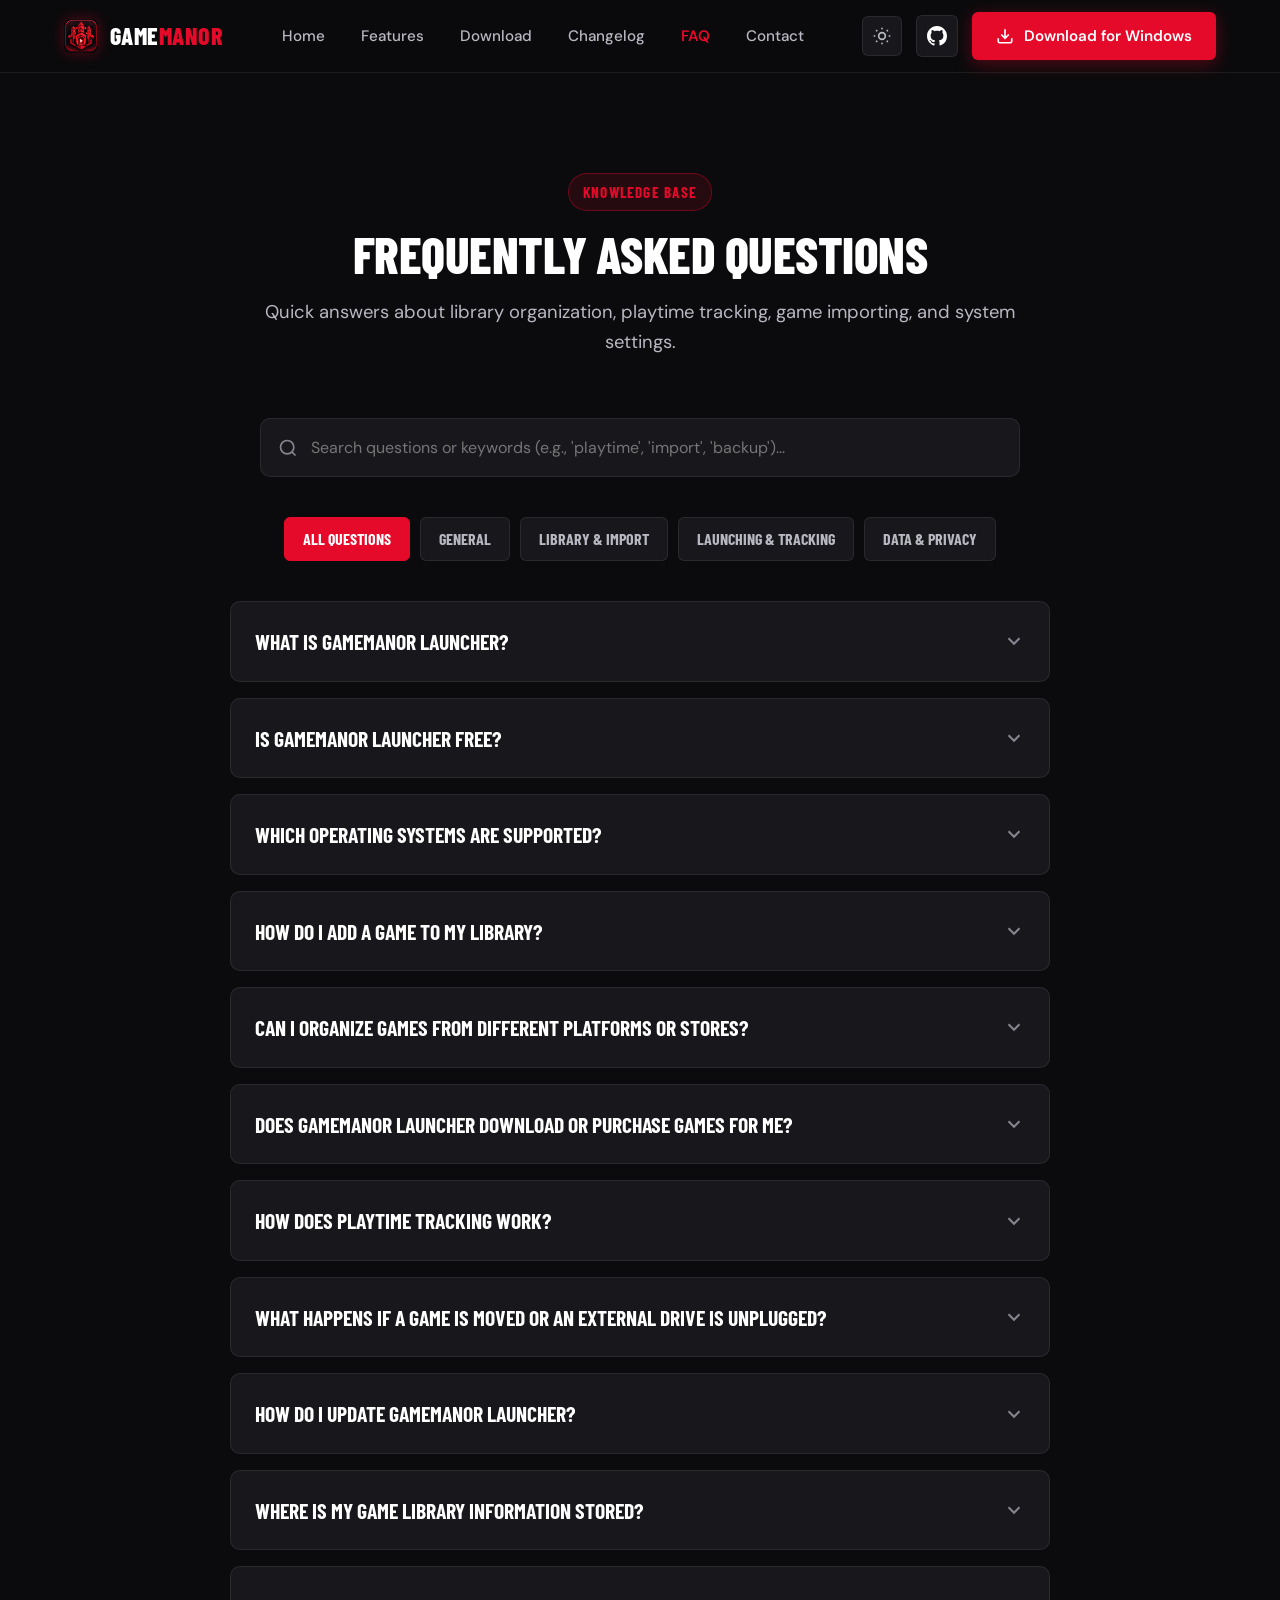
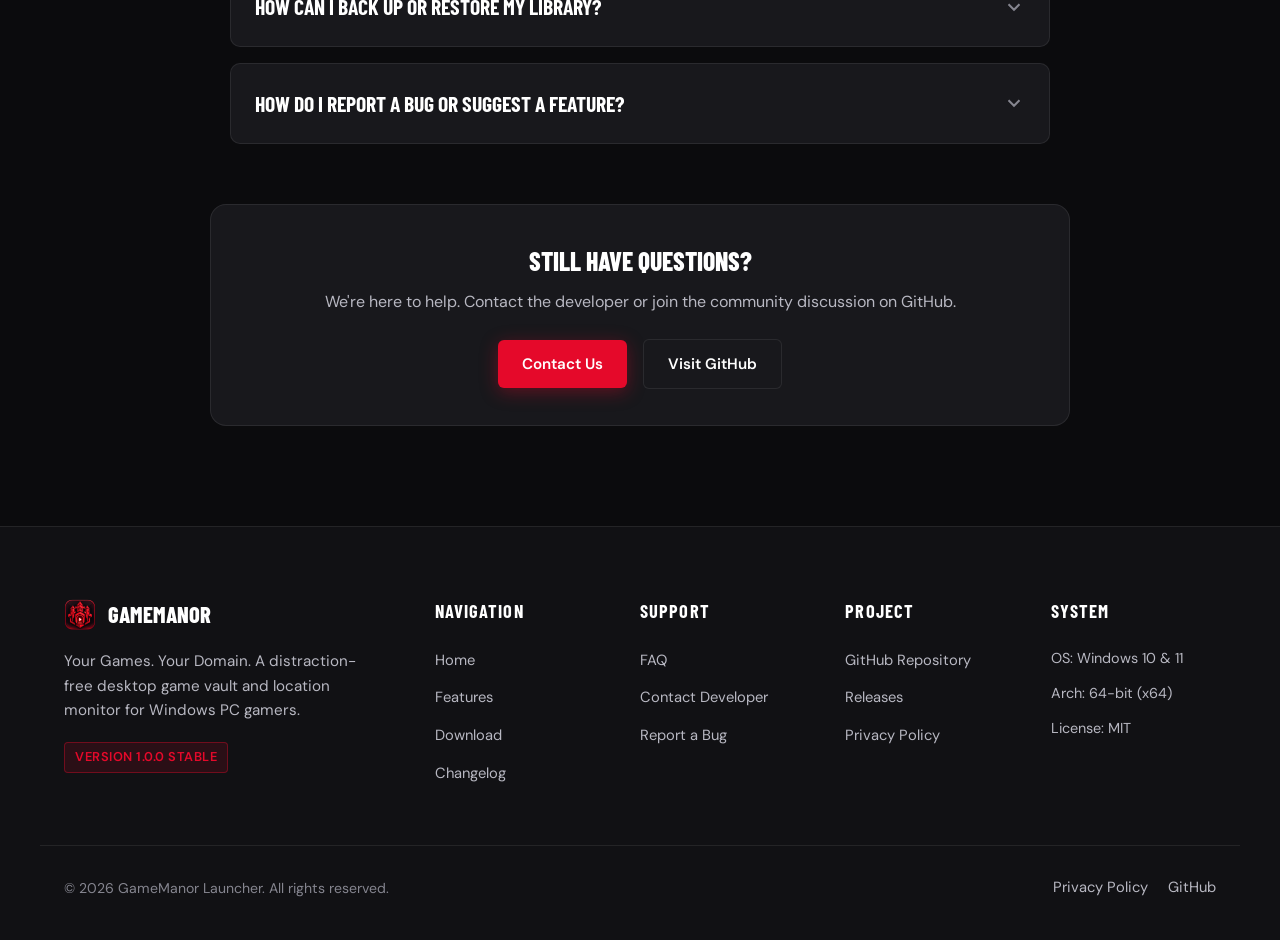
<file: faq.html>
<!DOCTYPE html>
<html lang="en" data-theme="dark">
<head>
  <meta charset="UTF-8">
  <meta name="viewport" content="width=device-width, initial-scale=1.0">
  <title>Frequently Asked Questions — GameManor Launcher</title>
  <meta name="description" content="Answers to common questions about GameManor Launcher: adding games, playtime tracking, drive monitoring, backups, and privacy.">
  <link rel="canonical" href="https://gamemanor.app/faq.html">

  <meta property="og:type" content="website">
  <meta property="og:url" content="https://gamemanor.app/faq.html">
  <meta property="og:title" content="Frequently Asked Questions — GameManor Launcher">
  <meta property="og:description" content="Find quick answers about library management, playtime tracking, and settings in GameManor Launcher.">
  <meta property="og:image" content="assets/screenshots/dashboard-dark.png">

  <!-- Favicons -->
  <link rel="icon" type="image/svg+xml" href="assets/icons/favicon.svg">
  <link rel="icon" type="image/png" href="assets/icons/favicon.png">
  <link rel="apple-touch-icon" href="assets/icons/icon.png">

  <!-- Styles -->
  <link rel="stylesheet" href="css/style.css">
  <link rel="stylesheet" href="css/responsive.css">
</head>
<body>
  <a href="#main-content" class="skip-link">Skip to main content</a>

  <!-- Global Header -->
  <header class="site-header" role="banner">
    <div class="container nav-container">
      <a href="index.html" class="nav-brand" aria-label="GameManor Launcher Home">
        <img src="assets/icons/icon.png" alt="GameManor Logo" class="nav-brand-logo" width="34" height="34">
        <span class="nav-brand-text">GAME<span>MANOR</span></span>
      </a>

      <nav class="nav-menu" role="navigation" aria-label="Main Navigation">
        <a href="index.html" class="nav-link">Home</a>
        <a href="features.html" class="nav-link">Features</a>
        <a href="download.html" class="nav-link">Download</a>
        <a href="changelog.html" class="nav-link">Changelog</a>
        <a href="faq.html" class="nav-link active">FAQ</a>
        <a href="contact.html" class="nav-link">Contact</a>
      </nav>

      <div class="nav-actions">
        <button type="button" class="theme-toggle-btn" aria-label="Toggle visual theme">
          <svg class="icon-sun" width="20" height="20" viewBox="0 0 24 24" fill="none" stroke="currentColor" stroke-width="2"><circle cx="12" cy="12" r="4"/><path d="M12 2v2M12 20v2M4.93 4.93l1.41 1.41M17.66 17.66l1.41 1.41M2 12h2M20 12h2M6.34 17.66l-1.41 1.41M19.07 4.93l-1.41 1.41"/></svg>
          <svg class="icon-moon" width="20" height="20" viewBox="0 0 24 24" fill="none" stroke="currentColor" stroke-width="2"><path d="M12 3a6 6 0 0 0 9 9 9 9 0 1 1-9-9Z"/></svg>
        </button>

        <a href="https://github.com/YOUR_GITHUB_USERNAME/gamemanor-launcher" data-bind="repoUrl" target="_blank" rel="noopener" class="btn btn-secondary btn-icon nav-github-btn" aria-label="GitHub Repository">
          <svg width="20" height="20" viewBox="0 0 24 24" fill="currentColor"><path d="M12 0C5.37 0 0 5.37 0 12c0 5.31 3.435 9.795 8.205 11.385.6.105.825-.255.825-.57 0-.285-.015-1.23-.015-2.235-3.015.555-3.795-.735-4.035-1.41-.135-.345-.72-1.41-1.23-1.695-.42-.225-1.02-.78-.015-.795.945-.015 1.62.87 1.845 1.23 1.08 1.815 2.805 1.305 3.495.99.105-.78.42-1.305.765-1.605-2.67-.3-5.46-1.335-5.46-5.925 0-1.305.465-2.385 1.23-3.225-.12-.3-.54-1.53.12-3.18 0 0 1.005-.315 3.3 1.23.96-.27 1.98-.405 3-.405s2.04.135 3 .405c2.295-1.56 3.3-1.23 3.3-1.23.66 1.65.24 2.88.12 3.18.765.84 1.23 1.905 1.23 3.225 0 4.605-2.805 5.625-5.475 5.925.435.375.81 1.095.81 2.22 0 1.605-.015 2.895-.015 3.3 0 .315.225.69.825.57A12.02 12.02 0 0024 12c0-6.63-5.37-12-12-12z"/></svg>
        </a>

        <a href="download.html" class="btn btn-primary nav-download-btn">
          <svg width="18" height="18" viewBox="0 0 24 24" fill="none" stroke="currentColor" stroke-width="2.2"><path d="M21 15v4a2 2 0 0 1-2 2H5a2 2 0 0 1-2-2v-4M7 10l5 5 5-5M12 15V3"/></svg>
          Download for Windows
        </a>

        <button type="button" class="mobile-toggle-btn" aria-label="Open navigation menu" aria-expanded="false">
          <svg width="22" height="22" viewBox="0 0 24 24" fill="none" stroke="currentColor" stroke-width="2"><line x1="4" x2="20" y1="12" y2="12"/><line x1="4" x2="20" y1="6" y2="6"/><line x1="4" x2="20" y1="18" y2="18"/></svg>
        </button>
      </div>
    </div>

    <!-- Mobile Drawer -->
    <div class="mobile-drawer" role="dialog" aria-modal="true" aria-label="Mobile Navigation">
      <a href="index.html" class="nav-link">Home</a>
      <a href="features.html" class="nav-link">Features</a>
      <a href="download.html" class="nav-link">Download</a>
      <a href="changelog.html" class="nav-link">Changelog</a>
      <a href="faq.html" class="nav-link active">FAQ</a>
      <a href="contact.html" class="nav-link">Contact</a>
      <a href="bug-reports.html" class="nav-link">Report a Bug</a>
      <div class="mobile-drawer-footer">
        <a href="download.html" class="btn btn-primary">Download for Windows</a>
        <a href="https://github.com/YOUR_GITHUB_USERNAME/gamemanor-launcher" data-bind="repoUrl" target="_blank" rel="noopener" class="btn btn-secondary">GitHub Repository</a>
      </div>
    </div>
  </header>

  <main id="main-content">
    <section class="section" aria-labelledby="faq-page-title">
      <div class="container">
        <div class="section-header">
          <span class="section-tag">Knowledge Base</span>
          <h1 id="faq-page-title" class="section-title">FREQUENTLY ASKED QUESTIONS</h1>
          <p class="section-desc">Quick answers about library organization, playtime tracking, game importing, and system settings.</p>
        </div>

        <!-- Search Bar -->
        <div class="faq-filter-bar">
          <svg class="faq-search-icon" width="20" height="20" viewBox="0 0 24 24" fill="none" stroke="currentColor" stroke-width="2"><circle cx="11" cy="11" r="8"/><line x1="21" x2="16.65" y1="21" y2="16.65"/></svg>
          <input type="text" id="faqSearchInput" class="faq-search-input" placeholder="Search questions or keywords (e.g., 'playtime', 'import', 'backup')..." aria-label="Search FAQs">
        </div>

        <!-- Category Nav -->
        <div class="faq-category-nav" role="tablist" aria-label="FAQ categories">
          <button type="button" class="faq-category-btn active" data-category="all">All Questions</button>
          <button type="button" class="faq-category-btn" data-category="general">General</button>
          <button type="button" class="faq-category-btn" data-category="library">Library &amp; Import</button>
          <button type="button" class="faq-category-btn" data-category="launching">Launching &amp; Tracking</button>
          <button type="button" class="faq-category-btn" data-category="data">Data &amp; Privacy</button>
        </div>

        <!-- Accordion Items -->
        <div class="faq-accordion" id="faqAccordion">

          <!-- 1. What is GameManor Launcher? -->
          <div class="faq-item" data-category="general">
            <button type="button" class="faq-question-btn" aria-expanded="false">
              <span>What is GameManor Launcher?</span>
              <svg class="faq-icon-chevron" width="22" height="22" viewBox="0 0 24 24" fill="none" stroke="currentColor" stroke-width="2.2"><path d="m6 9 6 6 6-6"/></svg>
            </button>
            <div class="faq-answer">
              <div class="faq-answer-inner">
                GameManor Launcher is a standalone Windows desktop game library and location monitor. It acts as a clean, unified dashboard where you can catalog, organize, launch, and monitor your PC games regardless of where they were purchased or installed.
              </div>
            </div>
          </div>

          <!-- 2. Is GameManor Launcher free? -->
          <div class="faq-item" data-category="general">
            <button type="button" class="faq-question-btn" aria-expanded="false">
              <span>Is GameManor Launcher free?</span>
              <svg class="faq-icon-chevron" width="22" height="22" viewBox="0 0 24 24" fill="none" stroke="currentColor" stroke-width="2.2"><path d="m6 9 6 6 6-6"/></svg>
            </button>
            <div class="faq-answer">
              <div class="faq-answer-inner">
                Yes. GameManor Launcher is 100% free and open-source software licensed under the MIT License. There are no subscriptions, paywalls, premium tiers, or in-app advertisements.
              </div>
            </div>
          </div>

          <!-- 3. Which operating systems are supported? -->
          <div class="faq-item" data-category="general">
            <button type="button" class="faq-question-btn" aria-expanded="false">
              <span>Which operating systems are supported?</span>
              <svg class="faq-icon-chevron" width="22" height="22" viewBox="0 0 24 24" fill="none" stroke="currentColor" stroke-width="2.2"><path d="m6 9 6 6 6-6"/></svg>
            </button>
            <div class="faq-answer">
              <div class="faq-answer-inner">
                GameManor Launcher is built for 64-bit Windows operating systems, specifically Windows 10 (Build 19041 and higher) and Windows 11.
              </div>
            </div>
          </div>

          <!-- 4. How do I add a game? -->
          <div class="faq-item" data-category="library">
            <button type="button" class="faq-question-btn" aria-expanded="false">
              <span>How do I add a game to my library?</span>
              <svg class="faq-icon-chevron" width="22" height="22" viewBox="0 0 24 24" fill="none" stroke="currentColor" stroke-width="2.2"><path d="m6 9 6 6 6-6"/></svg>
            </button>
            <div class="faq-answer">
              <div class="faq-answer-inner">
                You can add games in two ways:
                <ul style="margin-top:8px;padding-left:20px;list-style:disc;">
                  <li><strong>Smart Game Import:</strong> Click "Scan for Games" in My Library to scan selected game folders automatically. Review discovered candidates and import them with one click.</li>
                  <li><strong>Manual Addition:</strong> Click "Add Game" (or press <code style="padding:2px 6px;background:var(--bg-secondary);border-radius:4px;">Ctrl+N</code>) to manually enter the title, executable path, folder location, artwork, and category.</li>
                </ul>
              </div>
            </div>
          </div>

          <!-- 5. Can I organize games from different platforms? -->
          <div class="faq-item" data-category="library">
            <button type="button" class="faq-question-btn" aria-expanded="false">
              <span>Can I organize games from different platforms or stores?</span>
              <svg class="faq-icon-chevron" width="22" height="22" viewBox="0 0 24 24" fill="none" stroke="currentColor" stroke-width="2.2"><path d="m6 9 6 6 6-6"/></svg>
            </button>
            <div class="faq-answer">
              <div class="faq-answer-inner">
                Yes. You can organize games regardless of whether they originate from Steam, GOG, Epic Games Store, itch.io, emulators, or DRM-free standalone installers. Games can be categorized under PC Games, Emulators, VR, or custom collections.
              </div>
            </div>
          </div>

          <!-- 6. Does GameManor download games for me? -->
          <div class="faq-item" data-category="library">
            <button type="button" class="faq-question-btn" aria-expanded="false">
              <span>Does GameManor Launcher download or purchase games for me?</span>
              <svg class="faq-icon-chevron" width="22" height="22" viewBox="0 0 24 24" fill="none" stroke="currentColor" stroke-width="2.2"><path d="m6 9 6 6 6-6"/></svg>
            </button>
            <div class="faq-answer">
              <div class="faq-answer-inner">
                No. GameManor Launcher is a game manager, launcher, and playtime monitor, not a digital storefront or downloader. It points to existing game installations on your local or external drives.
              </div>
            </div>
          </div>

          <!-- 7. How does playtime tracking work? -->
          <div class="faq-item" data-category="launching">
            <button type="button" class="faq-question-btn" aria-expanded="false">
              <span>How does playtime tracking work?</span>
              <svg class="faq-icon-chevron" width="22" height="22" viewBox="0 0 24 24" fill="none" stroke="currentColor" stroke-width="2.2"><path d="m6 9 6 6 6-6"/></svg>
            </button>
            <div class="faq-answer">
              <div class="faq-answer-inner">
                When you launch a game through GameManor Launcher, its background process manager captures the operating system process ID (PID). It monitors the process until exit, calculating playtime down to the second and recording a detailed session log in your local SQLite database.
              </div>
            </div>
          </div>

          <!-- 8. What happens if a game is moved or uninstalled? -->
          <div class="faq-item" data-category="launching">
            <button type="button" class="faq-question-btn" aria-expanded="false">
              <span>What happens if a game is moved or an external drive is unplugged?</span>
              <svg class="faq-icon-chevron" width="22" height="22" viewBox="0 0 24 24" fill="none" stroke="currentColor" stroke-width="2.2"><path d="m6 9 6 6 6-6"/></svg>
            </button>
            <div class="faq-answer">
              <div class="faq-answer-inner">
                GameManor Launcher includes an automatic location monitor. If an external drive is detached or a directory is moved, the game card displays an informational badge ("Drive Not Connected" or "File Missing") and safely prevents launch attempts rather than crashing.
              </div>
            </div>
          </div>

          <!-- 9. How do I update GameManor Launcher? -->
          <div class="faq-item" data-category="general">
            <button type="button" class="faq-question-btn" aria-expanded="false">
              <span>How do I update GameManor Launcher?</span>
              <svg class="faq-icon-chevron" width="22" height="22" viewBox="0 0 24 24" fill="none" stroke="currentColor" stroke-width="2.2"><path d="m6 9 6 6 6-6"/></svg>
            </button>
            <div class="faq-answer">
              <div class="faq-answer-inner">
                Download the latest installer from the official Download page or GitHub Releases. Running the new installer upgrades your installation in place. Your library records, settings, and playtime history in <code style="padding:2px 6px;background:var(--bg-secondary);border-radius:4px;">%APPDATA%\Elemental Games Vault</code> are completely preserved.
              </div>
            </div>
          </div>

          <!-- 10. Where is my library data stored? -->
          <div class="faq-item" data-category="data">
            <button type="button" class="faq-question-btn" aria-expanded="false">
              <span>Where is my game library information stored?</span>
              <svg class="faq-icon-chevron" width="22" height="22" viewBox="0 0 24 24" fill="none" stroke="currentColor" stroke-width="2.2"><path d="m6 9 6 6 6-6"/></svg>
            </button>
            <div class="faq-answer">
              <div class="faq-answer-inner">
                All application data is stored locally on your PC in a SQLite database at:
                <div style="margin:10px 0;padding:12px;background:var(--bg-secondary);border-radius:6px;font-family:var(--font-mono);font-size:0.85rem;word-break:break-all;">
                  %APPDATA%\Elemental Games Vault\elemental_vault.sqlite
                </div>
                No account registration or cloud server connection is required.
              </div>
            </div>
          </div>

          <!-- 11. How can I back up my data? -->
          <div class="faq-item" data-category="data">
            <button type="button" class="faq-question-btn" aria-expanded="false">
              <span>How can I back up or restore my library?</span>
              <svg class="faq-icon-chevron" width="22" height="22" viewBox="0 0 24 24" fill="none" stroke="currentColor" stroke-width="2.2"><path d="m6 9 6 6 6-6"/></svg>
            </button>
            <div class="faq-answer">
              <div class="faq-answer-inner">
                Open Settings in GameManor Launcher and scroll to the <strong>Data &amp; Backup</strong> card. Click <strong>"Create Backup Now"</strong> to generate a timestamped SQLite safety copy. You can restore from a previous backup file at any time with automatic SQLite integrity validation.
              </div>
            </div>
          </div>

          <!-- 12. How do I report a bug or request a feature? -->
          <div class="faq-item" data-category="general">
            <button type="button" class="faq-question-btn" aria-expanded="false">
              <span>How do I report a bug or suggest a feature?</span>
              <svg class="faq-icon-chevron" width="22" height="22" viewBox="0 0 24 24" fill="none" stroke="currentColor" stroke-width="2.2"><path d="m6 9 6 6 6-6"/></svg>
            </button>
            <div class="faq-answer">
              <div class="faq-answer-inner">
                You can report issues directly on our <a href="bug-reports.html" style="color:var(--primary-red);text-decoration:underline;">Bug Reports page</a>, track them on our <a href="https://github.com/YOUR_GITHUB_USERNAME/gamemanor-launcher/issues" data-bind="issuesUrl" target="_blank" rel="noopener" style="color:var(--primary-red);text-decoration:underline;">GitHub Issues page</a>, or reach out through our <a href="contact.html" style="color:var(--primary-red);text-decoration:underline;">Contact page</a>.
              </div>
            </div>
          </div>

        </div>

        <!-- Empty search results notice -->
        <div id="faqEmptyState" style="display:none;text-align:center;padding:40px;color:var(--text-muted);">
          <p style="font-size:1.1rem;margin-bottom:8px;">No questions matched your search query.</p>
          <p style="font-size:0.95rem;">Try searching for a different keyword or reach out directly on our Contact page.</p>
        </div>

        <!-- Still have questions banner -->
        <div class="contact-fallback-box" style="margin-top:60px;">
          <h3 style="font-family:var(--font-heading);font-size:1.6rem;font-weight:800;text-transform:uppercase;margin-bottom:8px;color:var(--text-primary);">
            Still Have Questions?
          </h3>
          <p style="font-size:1rem;color:var(--text-secondary);line-height:1.6;margin-bottom:24px;">
            We're here to help. Contact the developer or join the community discussion on GitHub.
          </p>
          <div style="display:flex;align-items:center;justify-content:center;gap:16px;flex-wrap:wrap;">
            <a href="contact.html" class="btn btn-primary">Contact Us</a>
            <a href="https://github.com/YOUR_GITHUB_USERNAME/gamemanor-launcher" data-bind="repoUrl" target="_blank" rel="noopener" class="btn btn-secondary">Visit GitHub</a>
          </div>
        </div>

      </div>
    </section>
  </main>

  <!-- Global Footer -->
  <footer class="site-footer" role="contentinfo">
    <div class="container footer-grid">
      <div class="footer-brand">
        <div class="footer-brand-header">
          <img src="assets/icons/icon.png" alt="GameManor Logo" class="footer-brand-logo" width="32" height="32">
          <span>GameManor</span>
        </div>
        <p class="footer-desc">Your Games. Your Domain. A distraction-free desktop game vault and location monitor for Windows PC gamers.</p>
        <span class="badge badge-red">Version 1.0.0 Stable</span>
      </div>

      <div class="footer-col">
        <h4 class="footer-col-title">Navigation</h4>
        <ul class="footer-links">
          <li><a href="index.html" class="footer-link">Home</a></li>
          <li><a href="features.html" class="footer-link">Features</a></li>
          <li><a href="download.html" class="footer-link">Download</a></li>
          <li><a href="changelog.html" class="footer-link">Changelog</a></li>
        </ul>
      </div>

      <div class="footer-col">
        <h4 class="footer-col-title">Support</h4>
        <ul class="footer-links">
          <li><a href="faq.html" class="footer-link">FAQ</a></li>
          <li><a href="contact.html" class="footer-link">Contact Developer</a></li>
          <li><a href="bug-reports.html" class="footer-link">Report a Bug</a></li>
        </ul>
      </div>

      <div class="footer-col">
        <h4 class="footer-col-title">Project</h4>
        <ul class="footer-links">
          <li><a href="https://github.com/YOUR_GITHUB_USERNAME/gamemanor-launcher" data-bind="repoUrl" target="_blank" rel="noopener" class="footer-link">GitHub Repository</a></li>
          <li><a href="https://github.com/YOUR_GITHUB_USERNAME/gamemanor-launcher/releases" data-bind="releasesUrl" target="_blank" rel="noopener" class="footer-link">Releases</a></li>
          <li><a href="privacy.html" class="footer-link">Privacy Policy</a></li>
        </ul>
      </div>

      <div class="footer-col">
        <h4 class="footer-col-title">System</h4>
        <ul class="footer-links">
          <li style="color:var(--text-secondary);font-size:0.9rem;">OS: Windows 10 &amp; 11</li>
          <li style="color:var(--text-secondary);font-size:0.9rem;">Arch: 64-bit (x64)</li>
          <li style="color:var(--text-secondary);font-size:0.9rem;">License: MIT</li>
        </ul>
      </div>
    </div>

    <div class="container footer-bottom">
      <p>&copy; <span class="dynamic-year">2026</span> GameManor Launcher. All rights reserved.</p>
      <div class="footer-legal-links">
        <a href="privacy.html" class="footer-link">Privacy Policy</a>
        <a href="https://github.com/YOUR_GITHUB_USERNAME/gamemanor-launcher" data-bind="repoUrl" target="_blank" rel="noopener" class="footer-link">GitHub</a>
      </div>
    </div>
  </footer>

  <script src="js/config.js"></script>
  <script src="js/main.js"></script>
</body>
</html>
</file>
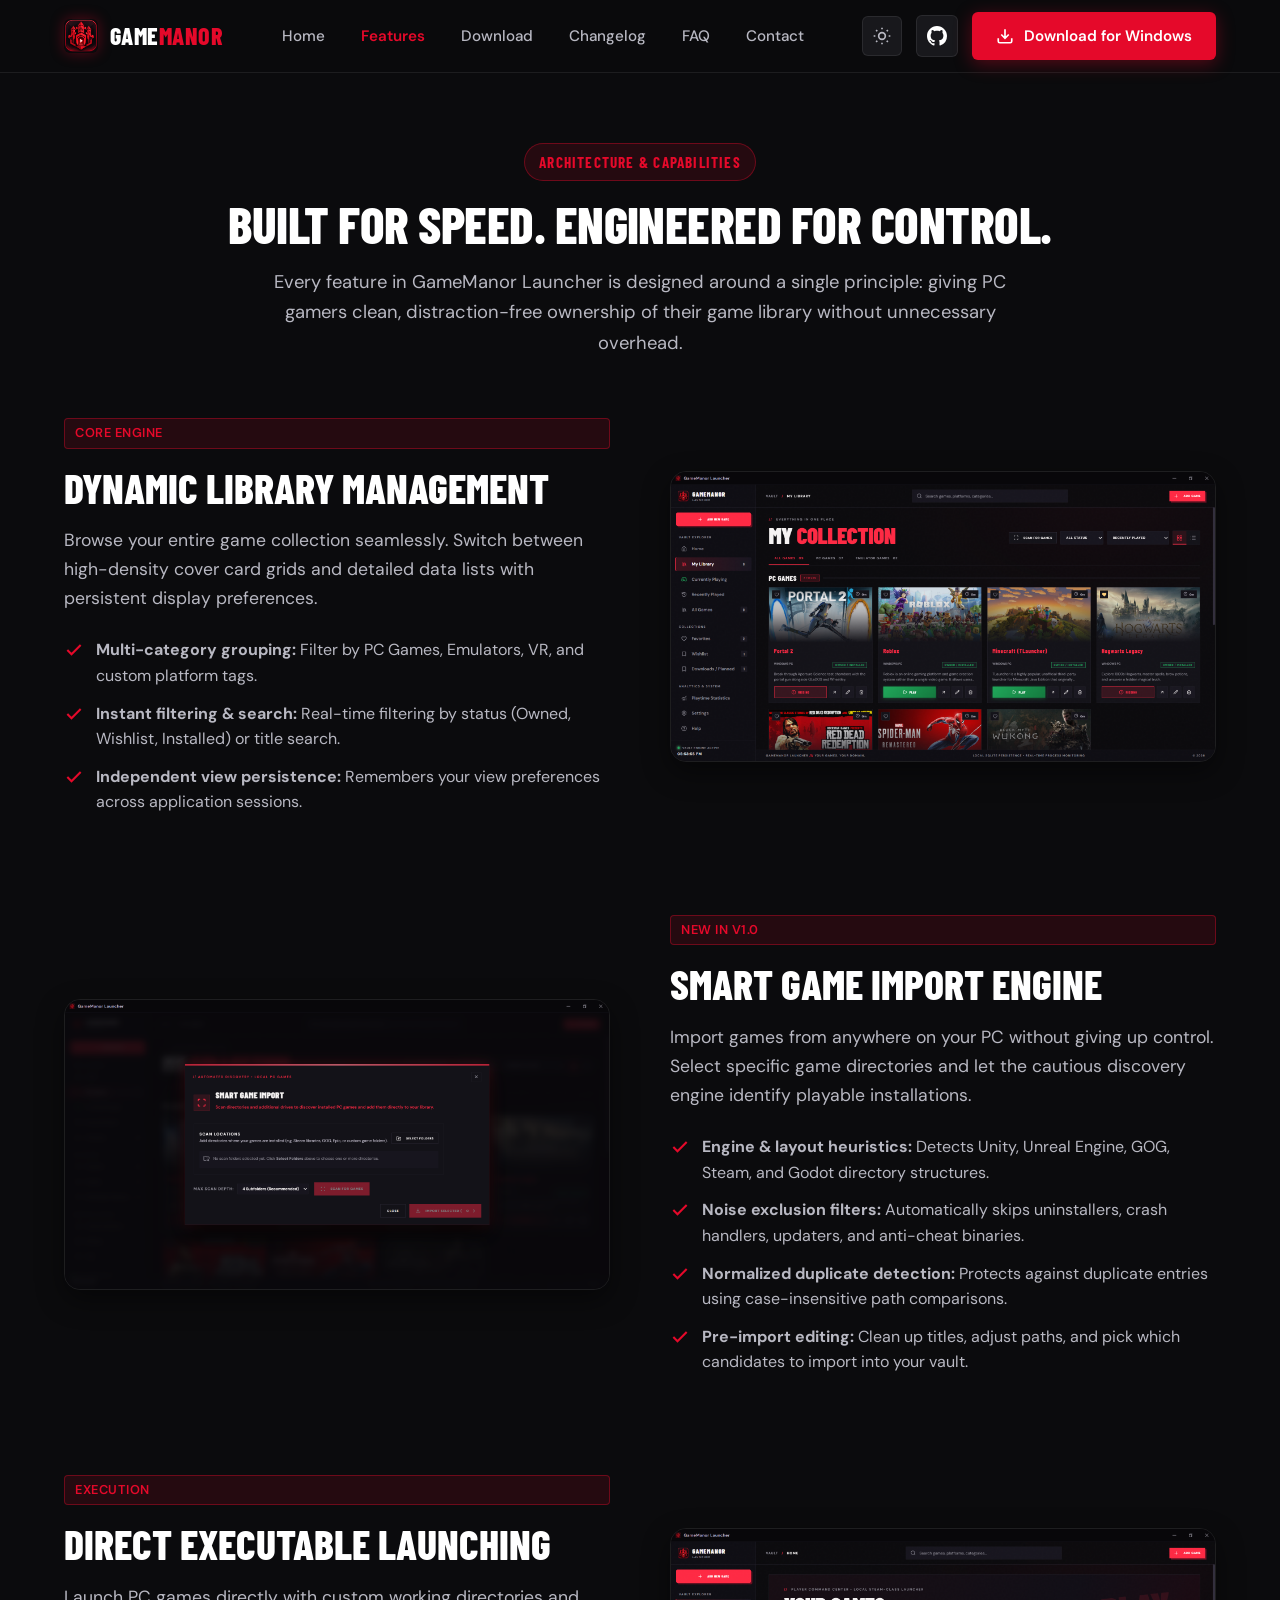
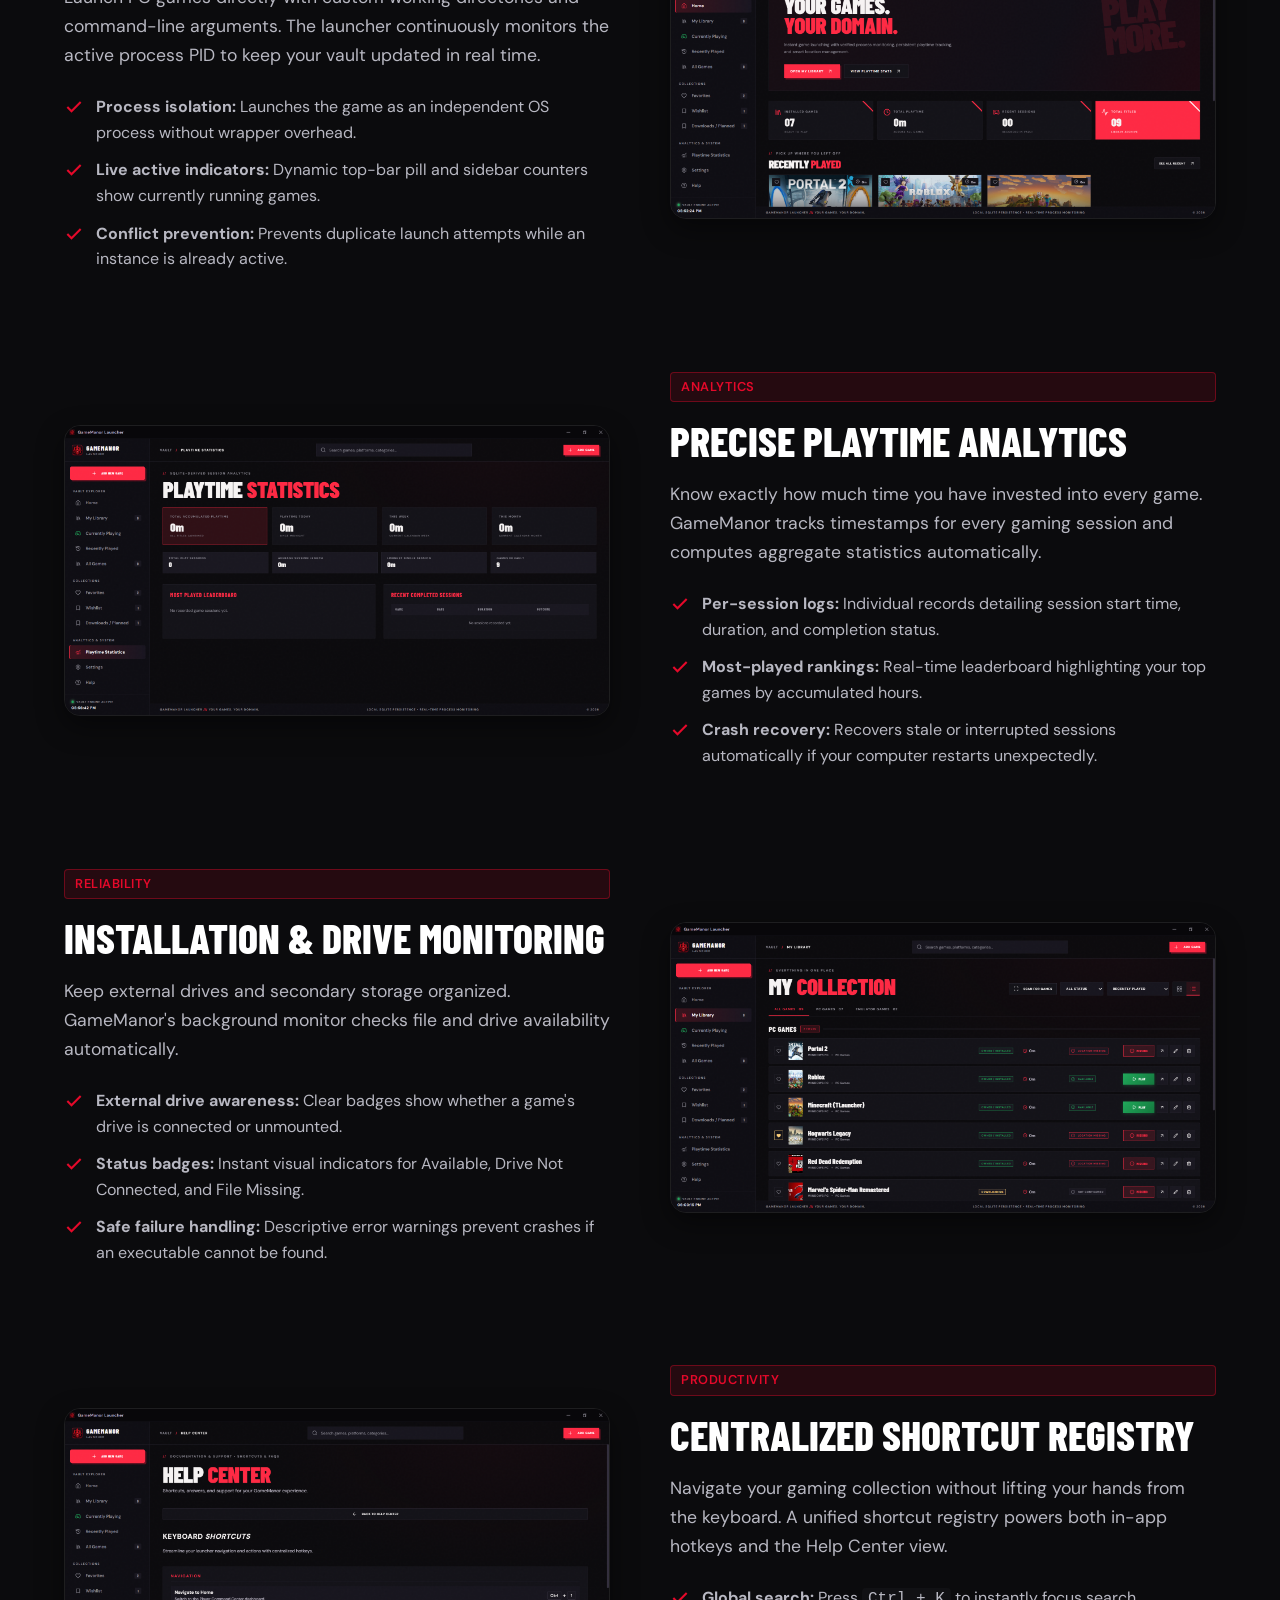
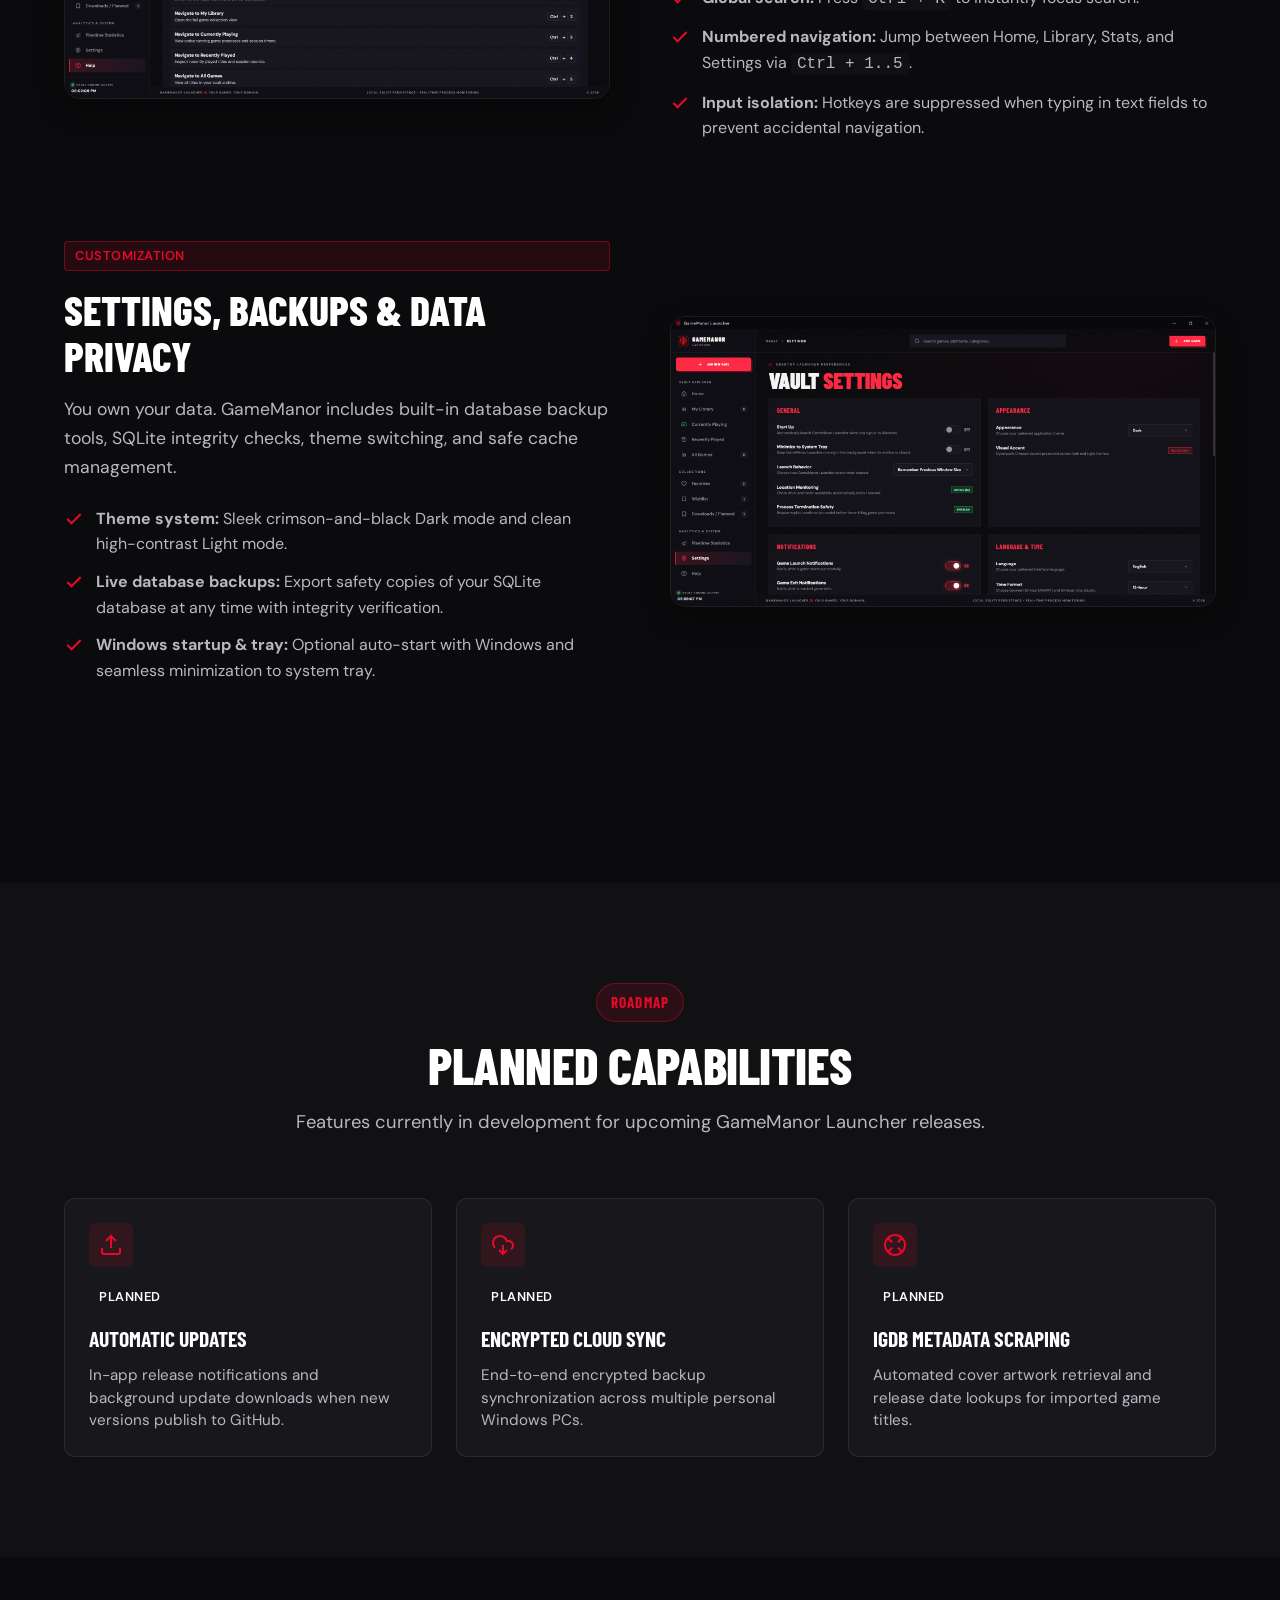
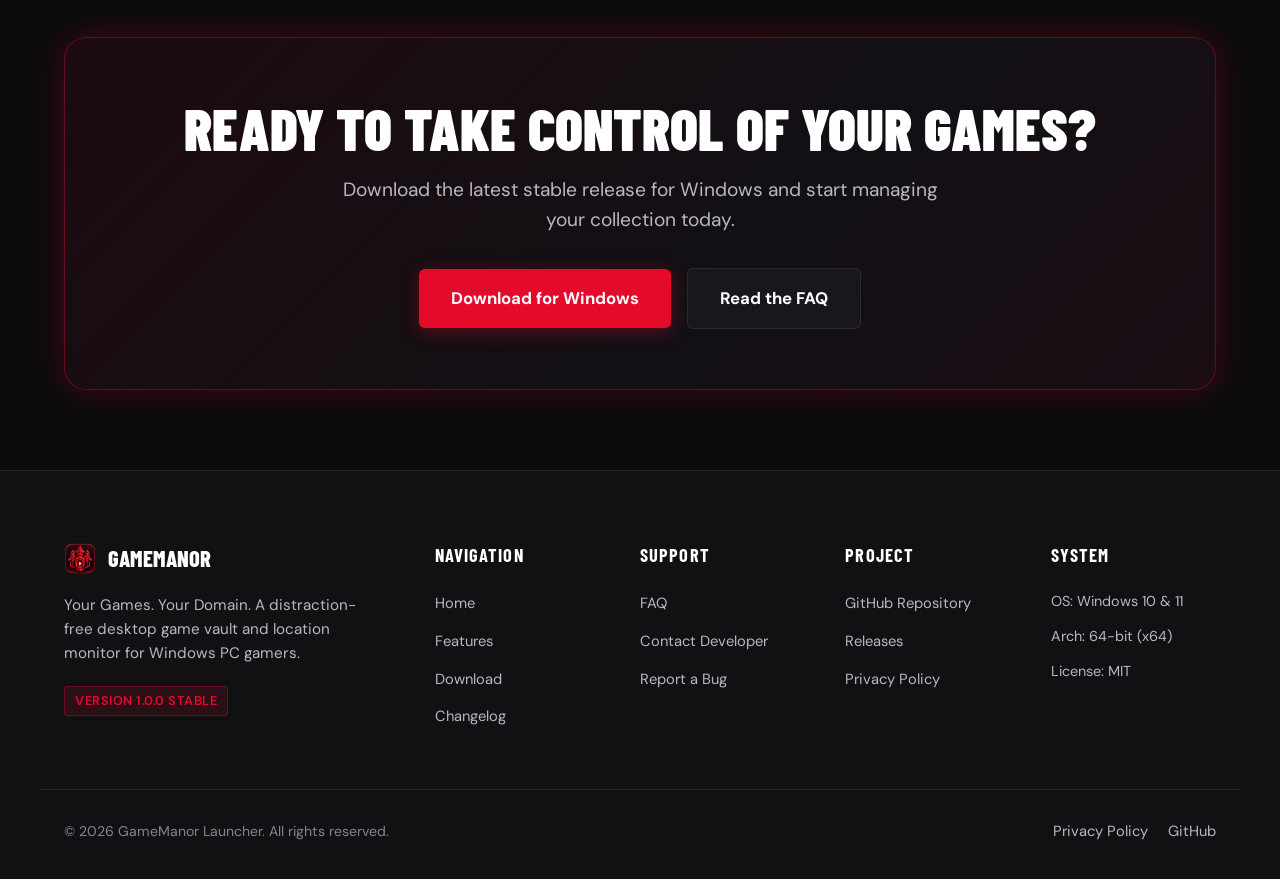
<file: features.html>
<!DOCTYPE html>
<html lang="en" data-theme="dark">
<head>
  <meta charset="UTF-8">
  <meta name="viewport" content="width=device-width, initial-scale=1.0">
  <title>Features — GameManor Launcher</title>
  <meta name="description" content="Explore the comprehensive feature set of GameManor Launcher: Smart Game Import, direct executable launching, playtime analytics, installation monitoring, and local SQLite privacy.">
  <link rel="canonical" href="https://gamemanor.app/features.html">

  <meta property="og:type" content="website">
  <meta property="og:url" content="https://gamemanor.app/features.html">
  <meta property="og:title" content="Features — GameManor Launcher">
  <meta property="og:description" content="Organize your library, launch games directly, track sessions, and monitor drive availability.">
  <meta property="og:image" content="assets/screenshots/library-grid-dark.png">

  <!-- Favicons -->
  <link rel="icon" type="image/svg+xml" href="assets/icons/favicon.svg">
  <link rel="icon" type="image/png" href="assets/icons/favicon.png">
  <link rel="apple-touch-icon" href="assets/icons/icon.png">

  <!-- Styles -->
  <link rel="stylesheet" href="css/style.css">
  <link rel="stylesheet" href="css/responsive.css">
</head>
<body>
  <a href="#main-content" class="skip-link">Skip to main content</a>

  <!-- Global Header -->
  <header class="site-header" role="banner">
    <div class="container nav-container">
      <a href="index.html" class="nav-brand" aria-label="GameManor Launcher Home">
        <img src="assets/icons/icon.png" alt="GameManor Logo" class="nav-brand-logo" width="34" height="34">
        <span class="nav-brand-text">GAME<span>MANOR</span></span>
      </a>

      <nav class="nav-menu" role="navigation" aria-label="Main Navigation">
        <a href="index.html" class="nav-link">Home</a>
        <a href="features.html" class="nav-link active">Features</a>
        <a href="download.html" class="nav-link">Download</a>
        <a href="changelog.html" class="nav-link">Changelog</a>
        <a href="faq.html" class="nav-link">FAQ</a>
        <a href="contact.html" class="nav-link">Contact</a>
      </nav>

      <div class="nav-actions">
        <button type="button" class="theme-toggle-btn" aria-label="Toggle visual theme">
          <svg class="icon-sun" width="20" height="20" viewBox="0 0 24 24" fill="none" stroke="currentColor" stroke-width="2"><circle cx="12" cy="12" r="4"/><path d="M12 2v2M12 20v2M4.93 4.93l1.41 1.41M17.66 17.66l1.41 1.41M2 12h2M20 12h2M6.34 17.66l-1.41 1.41M19.07 4.93l-1.41 1.41"/></svg>
          <svg class="icon-moon" width="20" height="20" viewBox="0 0 24 24" fill="none" stroke="currentColor" stroke-width="2"><path d="M12 3a6 6 0 0 0 9 9 9 9 0 1 1-9-9Z"/></svg>
        </button>

        <a href="https://github.com/YOUR_GITHUB_USERNAME/gamemanor-launcher" data-bind="repoUrl" target="_blank" rel="noopener" class="btn btn-secondary btn-icon nav-github-btn" aria-label="GitHub Repository">
          <svg width="20" height="20" viewBox="0 0 24 24" fill="currentColor"><path d="M12 0C5.37 0 0 5.37 0 12c0 5.31 3.435 9.795 8.205 11.385.6.105.825-.255.825-.57 0-.285-.015-1.23-.015-2.235-3.015.555-3.795-.735-4.035-1.41-.135-.345-.72-1.41-1.23-1.695-.42-.225-1.02-.78-.015-.795.945-.015 1.62.87 1.845 1.23 1.08 1.815 2.805 1.305 3.495.99.105-.78.42-1.305.765-1.605-2.67-.3-5.46-1.335-5.46-5.925 0-1.305.465-2.385 1.23-3.225-.12-.3-.54-1.53.12-3.18 0 0 1.005-.315 3.3 1.23.96-.27 1.98-.405 3-.405s2.04.135 3 .405c2.295-1.56 3.3-1.23 3.3-1.23.66 1.65.24 2.88.12 3.18.765.84 1.23 1.905 1.23 3.225 0 4.605-2.805 5.625-5.475 5.925.435.375.81 1.095.81 2.22 0 1.605-.015 2.895-.015 3.3 0 .315.225.69.825.57A12.02 12.02 0 0024 12c0-6.63-5.37-12-12-12z"/></svg>
        </a>

        <a href="download.html" class="btn btn-primary nav-download-btn">
          <svg width="18" height="18" viewBox="0 0 24 24" fill="none" stroke="currentColor" stroke-width="2.2"><path d="M21 15v4a2 2 0 0 1-2 2H5a2 2 0 0 1-2-2v-4M7 10l5 5 5-5M12 15V3"/></svg>
          Download for Windows
        </a>

        <button type="button" class="mobile-toggle-btn" aria-label="Open navigation menu" aria-expanded="false">
          <svg width="22" height="22" viewBox="0 0 24 24" fill="none" stroke="currentColor" stroke-width="2"><line x1="4" x2="20" y1="12" y2="12"/><line x1="4" x2="20" y1="6" y2="6"/><line x1="4" x2="20" y1="18" y2="18"/></svg>
        </button>
      </div>
    </div>

    <!-- Mobile Drawer -->
    <div class="mobile-drawer" role="dialog" aria-modal="true" aria-label="Mobile Navigation">
      <a href="index.html" class="nav-link">Home</a>
      <a href="features.html" class="nav-link active">Features</a>
      <a href="download.html" class="nav-link">Download</a>
      <a href="changelog.html" class="nav-link">Changelog</a>
      <a href="faq.html" class="nav-link">FAQ</a>
      <a href="contact.html" class="nav-link">Contact</a>
      <a href="bug-reports.html" class="nav-link">Report a Bug</a>
      <div class="mobile-drawer-footer">
        <a href="download.html" class="btn btn-primary">Download for Windows</a>
        <a href="https://github.com/YOUR_GITHUB_USERNAME/gamemanor-launcher" data-bind="repoUrl" target="_blank" rel="noopener" class="btn btn-secondary">GitHub Repository</a>
      </div>
    </div>
  </header>

  <main id="main-content">
    <!-- Features Hero -->
    <section class="section feature-hero" aria-labelledby="feat-hero-title">
      <div class="container">
        <span class="section-tag">Architecture &amp; Capabilities</span>
        <h1 id="feat-hero-title" class="section-title">BUILT FOR SPEED. ENGINEERED FOR CONTROL.</h1>
        <p class="section-desc" style="max-width:760px;margin:0 auto;">
          Every feature in GameManor Launcher is designed around a single principle: giving PC gamers clean, distraction-free ownership of their game library without unnecessary overhead.
        </p>
      </div>
    </section>

    <!-- Deep-Dive Features List -->
    <section class="section" style="padding-top:0;">
      <div class="container">

        <!-- 1. Game Library Organization -->
        <div class="feature-detail-row">
          <div class="feature-detail-info">
            <span class="badge badge-red">Core Engine</span>
            <h2 class="feature-detail-title">DYNAMIC LIBRARY MANAGEMENT</h2>
            <p class="feature-detail-desc">
              Browse your entire game collection seamlessly. Switch between high-density cover card grids and detailed data lists with persistent display preferences.
            </p>
            <div class="feature-detail-list">
              <div class="feature-detail-item">
                <svg width="20" height="20" viewBox="0 0 24 24" fill="none" stroke="currentColor" stroke-width="2.5"><polyline points="20 6 9 17 4 12"/></svg>
                <span><strong>Multi-category grouping:</strong> Filter by PC Games, Emulators, VR, and custom platform tags.</span>
              </div>
              <div class="feature-detail-item">
                <svg width="20" height="20" viewBox="0 0 24 24" fill="none" stroke="currentColor" stroke-width="2.5"><polyline points="20 6 9 17 4 12"/></svg>
                <span><strong>Instant filtering &amp; search:</strong> Real-time filtering by status (Owned, Wishlist, Installed) or title search.</span>
              </div>
              <div class="feature-detail-item">
                <svg width="20" height="20" viewBox="0 0 24 24" fill="none" stroke="currentColor" stroke-width="2.5"><polyline points="20 6 9 17 4 12"/></svg>
                <span><strong>Independent view persistence:</strong> Remembers your view preferences across application sessions.</span>
              </div>
            </div>
          </div>
          <div class="feature-detail-visual">
            <img src="assets/screenshots/library-grid-dark.png" alt="Game Library Grid Layout" width="700" height="450" loading="lazy">
          </div>
        </div>

        <!-- 2. Smart Game Import -->
        <div class="feature-detail-row">
          <div class="feature-detail-info">
            <span class="badge badge-red">New in v1.0</span>
            <h2 class="feature-detail-title">SMART GAME IMPORT ENGINE</h2>
            <p class="feature-detail-desc">
              Import games from anywhere on your PC without giving up control. Select specific game directories and let the cautious discovery engine identify playable installations.
            </p>
            <div class="feature-detail-list">
              <div class="feature-detail-item">
                <svg width="20" height="20" viewBox="0 0 24 24" fill="none" stroke="currentColor" stroke-width="2.5"><polyline points="20 6 9 17 4 12"/></svg>
                <span><strong>Engine &amp; layout heuristics:</strong> Detects Unity, Unreal Engine, GOG, Steam, and Godot directory structures.</span>
              </div>
              <div class="feature-detail-item">
                <svg width="20" height="20" viewBox="0 0 24 24" fill="none" stroke="currentColor" stroke-width="2.5"><polyline points="20 6 9 17 4 12"/></svg>
                <span><strong>Noise exclusion filters:</strong> Automatically skips uninstallers, crash handlers, updaters, and anti-cheat binaries.</span>
              </div>
              <div class="feature-detail-item">
                <svg width="20" height="20" viewBox="0 0 24 24" fill="none" stroke="currentColor" stroke-width="2.5"><polyline points="20 6 9 17 4 12"/></svg>
                <span><strong>Normalized duplicate detection:</strong> Protects against duplicate entries using case-insensitive path comparisons.</span>
              </div>
              <div class="feature-detail-item">
                <svg width="20" height="20" viewBox="0 0 24 24" fill="none" stroke="currentColor" stroke-width="2.5"><polyline points="20 6 9 17 4 12"/></svg>
                <span><strong>Pre-import editing:</strong> Clean up titles, adjust paths, and pick which candidates to import into your vault.</span>
              </div>
            </div>
          </div>
          <div class="feature-detail-visual">
            <img src="assets/screenshots/smart-import-dark.png" alt="Smart Game Import Dialog" width="700" height="450" loading="lazy">
          </div>
        </div>

        <!-- 3. Direct Launching & Active Game Monitoring -->
        <div class="feature-detail-row">
          <div class="feature-detail-info">
            <span class="badge badge-red">Execution</span>
            <h2 class="feature-detail-title">DIRECT EXECUTABLE LAUNCHING</h2>
            <p class="feature-detail-desc">
              Launch PC games directly with custom working directories and command-line arguments. The launcher continuously monitors the active process PID to keep your vault updated in real time.
            </p>
            <div class="feature-detail-list">
              <div class="feature-detail-item">
                <svg width="20" height="20" viewBox="0 0 24 24" fill="none" stroke="currentColor" stroke-width="2.5"><polyline points="20 6 9 17 4 12"/></svg>
                <span><strong>Process isolation:</strong> Launches the game as an independent OS process without wrapper overhead.</span>
              </div>
              <div class="feature-detail-item">
                <svg width="20" height="20" viewBox="0 0 24 24" fill="none" stroke="currentColor" stroke-width="2.5"><polyline points="20 6 9 17 4 12"/></svg>
                <span><strong>Live active indicators:</strong> Dynamic top-bar pill and sidebar counters show currently running games.</span>
              </div>
              <div class="feature-detail-item">
                <svg width="20" height="20" viewBox="0 0 24 24" fill="none" stroke="currentColor" stroke-width="2.5"><polyline points="20 6 9 17 4 12"/></svg>
                <span><strong>Conflict prevention:</strong> Prevents duplicate launch attempts while an instance is already active.</span>
              </div>
            </div>
          </div>
          <div class="feature-detail-visual">
            <img src="assets/screenshots/dashboard-dark.png" alt="GameManor Active Game Launching" width="700" height="450" loading="lazy">
          </div>
        </div>

        <!-- 4. Playtime Tracking & Analytics -->
        <div class="feature-detail-row">
          <div class="feature-detail-info">
            <span class="badge badge-red">Analytics</span>
            <h2 class="feature-detail-title">PRECISE PLAYTIME ANALYTICS</h2>
            <p class="feature-detail-desc">
              Know exactly how much time you have invested into every game. GameManor tracks timestamps for every gaming session and computes aggregate statistics automatically.
            </p>
            <div class="feature-detail-list">
              <div class="feature-detail-item">
                <svg width="20" height="20" viewBox="0 0 24 24" fill="none" stroke="currentColor" stroke-width="2.5"><polyline points="20 6 9 17 4 12"/></svg>
                <span><strong>Per-session logs:</strong> Individual records detailing session start time, duration, and completion status.</span>
              </div>
              <div class="feature-detail-item">
                <svg width="20" height="20" viewBox="0 0 24 24" fill="none" stroke="currentColor" stroke-width="2.5"><polyline points="20 6 9 17 4 12"/></svg>
                <span><strong>Most-played rankings:</strong> Real-time leaderboard highlighting your top games by accumulated hours.</span>
              </div>
              <div class="feature-detail-item">
                <svg width="20" height="20" viewBox="0 0 24 24" fill="none" stroke="currentColor" stroke-width="2.5"><polyline points="20 6 9 17 4 12"/></svg>
                <span><strong>Crash recovery:</strong> Recovers stale or interrupted sessions automatically if your computer restarts unexpectedly.</span>
              </div>
            </div>
          </div>
          <div class="feature-detail-visual">
            <img src="assets/screenshots/stats-dark.png" alt="Playtime Analytics Dashboard" width="700" height="450" loading="lazy">
          </div>
        </div>

        <!-- 5. Installation & Drive Monitoring -->
        <div class="feature-detail-row">
          <div class="feature-detail-info">
            <span class="badge badge-red">Reliability</span>
            <h2 class="feature-detail-title">INSTALLATION &amp; DRIVE MONITORING</h2>
            <p class="feature-detail-desc">
              Keep external drives and secondary storage organized. GameManor's background monitor checks file and drive availability automatically.
            </p>
            <div class="feature-detail-list">
              <div class="feature-detail-item">
                <svg width="20" height="20" viewBox="0 0 24 24" fill="none" stroke="currentColor" stroke-width="2.5"><polyline points="20 6 9 17 4 12"/></svg>
                <span><strong>External drive awareness:</strong> Clear badges show whether a game's drive is connected or unmounted.</span>
              </div>
              <div class="feature-detail-item">
                <svg width="20" height="20" viewBox="0 0 24 24" fill="none" stroke="currentColor" stroke-width="2.5"><polyline points="20 6 9 17 4 12"/></svg>
                <span><strong>Status badges:</strong> Instant visual indicators for Available, Drive Not Connected, and File Missing.</span>
              </div>
              <div class="feature-detail-item">
                <svg width="20" height="20" viewBox="0 0 24 24" fill="none" stroke="currentColor" stroke-width="2.5"><polyline points="20 6 9 17 4 12"/></svg>
                <span><strong>Safe failure handling:</strong> Descriptive error warnings prevent crashes if an executable cannot be found.</span>
              </div>
            </div>
          </div>
          <div class="feature-detail-visual">
            <img src="assets/screenshots/library-list-dark.png" alt="Game Library List with Availability Badges" width="700" height="450" loading="lazy">
          </div>
        </div>

        <!-- 6. Keyboard Shortcuts & Help Center -->
        <div class="feature-detail-row">
          <div class="feature-detail-info">
            <span class="badge badge-red">Productivity</span>
            <h2 class="feature-detail-title">CENTRALIZED SHORTCUT REGISTRY</h2>
            <p class="feature-detail-desc">
              Navigate your gaming collection without lifting your hands from the keyboard. A unified shortcut registry powers both in-app hotkeys and the Help Center view.
            </p>
            <div class="feature-detail-list">
              <div class="feature-detail-item">
                <svg width="20" height="20" viewBox="0 0 24 24" fill="none" stroke="currentColor" stroke-width="2.5"><polyline points="20 6 9 17 4 12"/></svg>
                <span><strong>Global search:</strong> Press <code style="padding:2px 6px;background:var(--bg-secondary);border-radius:4px;">Ctrl + K</code> to instantly focus search.</span>
              </div>
              <div class="feature-detail-item">
                <svg width="20" height="20" viewBox="0 0 24 24" fill="none" stroke="currentColor" stroke-width="2.5"><polyline points="20 6 9 17 4 12"/></svg>
                <span><strong>Numbered navigation:</strong> Jump between Home, Library, Stats, and Settings via <code style="padding:2px 6px;background:var(--bg-secondary);border-radius:4px;">Ctrl + 1..5</code>.</span>
              </div>
              <div class="feature-detail-item">
                <svg width="20" height="20" viewBox="0 0 24 24" fill="none" stroke="currentColor" stroke-width="2.5"><polyline points="20 6 9 17 4 12"/></svg>
                <span><strong>Input isolation:</strong> Hotkeys are suppressed when typing in text fields to prevent accidental navigation.</span>
              </div>
            </div>
          </div>
          <div class="feature-detail-visual">
            <img src="assets/screenshots/shortcuts-dark.png" alt="Keyboard Shortcuts Panel" width="700" height="450" loading="lazy">
          </div>
        </div>

        <!-- 7. Preferences, Backup & Maintenance -->
        <div class="feature-detail-row">
          <div class="feature-detail-info">
            <span class="badge badge-red">Customization</span>
            <h2 class="feature-detail-title">SETTINGS, BACKUPS &amp; DATA PRIVACY</h2>
            <p class="feature-detail-desc">
              You own your data. GameManor includes built-in database backup tools, SQLite integrity checks, theme switching, and safe cache management.
            </p>
            <div class="feature-detail-list">
              <div class="feature-detail-item">
                <svg width="20" height="20" viewBox="0 0 24 24" fill="none" stroke="currentColor" stroke-width="2.5"><polyline points="20 6 9 17 4 12"/></svg>
                <span><strong>Theme system:</strong> Sleek crimson-and-black Dark mode and clean high-contrast Light mode.</span>
              </div>
              <div class="feature-detail-item">
                <svg width="20" height="20" viewBox="0 0 24 24" fill="none" stroke="currentColor" stroke-width="2.5"><polyline points="20 6 9 17 4 12"/></svg>
                <span><strong>Live database backups:</strong> Export safety copies of your SQLite database at any time with integrity verification.</span>
              </div>
              <div class="feature-detail-item">
                <svg width="20" height="20" viewBox="0 0 24 24" fill="none" stroke="currentColor" stroke-width="2.5"><polyline points="20 6 9 17 4 12"/></svg>
                <span><strong>Windows startup &amp; tray:</strong> Optional auto-start with Windows and seamless minimization to system tray.</span>
              </div>
            </div>
          </div>
          <div class="feature-detail-visual">
            <img src="assets/screenshots/settings-dark.png" alt="Settings & Preferences View" width="700" height="450" loading="lazy">
          </div>
        </div>

      </div>
    </section>

    <!-- Planned Features Roadmap -->
    <section class="section section-alt" aria-labelledby="roadmap-title">
      <div class="container">
        <div class="section-header">
          <span class="section-tag">Roadmap</span>
          <h2 id="roadmap-title" class="section-title">PLANNED CAPABILITIES</h2>
          <p class="section-desc">Features currently in development for upcoming GameManor Launcher releases.</p>
        </div>

        <div class="highlights-grid">
          <div class="highlight-card">
            <div class="highlight-icon">
              <svg width="24" height="24" viewBox="0 0 24 24" fill="none" stroke="currentColor" stroke-width="2"><path d="M21 15v4a2 2 0 0 1-2 2H5a2 2 0 0 1-2-2v-4M17 8l-5-5-5 5M12 3v12"/></svg>
            </div>
            <span class="badge badge-outline" style="margin-bottom:10px;">Planned</span>
            <h3 class="highlight-title">Automatic Updates</h3>
            <p class="highlight-desc">In-app release notifications and background update downloads when new versions publish to GitHub.</p>
          </div>

          <div class="highlight-card">
            <div class="highlight-icon">
              <svg width="24" height="24" viewBox="0 0 24 24" fill="none" stroke="currentColor" stroke-width="2"><path d="M4 14.899A7 7 0 1 1 15.71 8h1.79a4.5 4.5 0 0 1 2.5 8.242M12 12v9M8 17l4 4 4-4"/></svg>
            </div>
            <span class="badge badge-outline" style="margin-bottom:10px;">Planned</span>
            <h3 class="highlight-title">Encrypted Cloud Sync</h3>
            <p class="highlight-desc">End-to-end encrypted backup synchronization across multiple personal Windows PCs.</p>
          </div>

          <div class="highlight-card">
            <div class="highlight-icon">
              <svg width="24" height="24" viewBox="0 0 24 24" fill="none" stroke="currentColor" stroke-width="2"><circle cx="12" cy="12" r="10"/><path d="m4.93 4.93 4.24 4.24M14.83 14.83l4.24 4.24M14.83 9.17l4.24-4.24M4.93 19.07l4.24-4.24"/></svg>
            </div>
            <span class="badge badge-outline" style="margin-bottom:10px;">Planned</span>
            <h3 class="highlight-title">IGDB Metadata Scraping</h3>
            <p class="highlight-desc">Automated cover artwork retrieval and release date lookups for imported game titles.</p>
          </div>
        </div>
      </div>
    </section>

    <!-- Final CTA -->
    <section class="cta-banner-section">
      <div class="container">
        <div class="cta-banner">
          <h2 class="cta-banner-title">READY TO TAKE CONTROL OF YOUR GAMES?</h2>
          <p class="cta-banner-desc">Download the latest stable release for Windows and start managing your collection today.</p>
          <div class="cta-banner-actions">
            <a href="download.html" class="btn btn-primary btn-lg">Download for Windows</a>
            <a href="faq.html" class="btn btn-secondary btn-lg">Read the FAQ</a>
          </div>
        </div>
      </div>
    </section>
  </main>

  <!-- Global Footer -->
  <footer class="site-footer" role="contentinfo">
    <div class="container footer-grid">
      <div class="footer-brand">
        <div class="footer-brand-header">
          <img src="assets/icons/icon.png" alt="GameManor Logo" class="footer-brand-logo" width="32" height="32">
          <span>GameManor</span>
        </div>
        <p class="footer-desc">Your Games. Your Domain. A distraction-free desktop game vault and location monitor for Windows PC gamers.</p>
        <span class="badge badge-red">Version 1.0.0 Stable</span>
      </div>

      <div class="footer-col">
        <h4 class="footer-col-title">Navigation</h4>
        <ul class="footer-links">
          <li><a href="index.html" class="footer-link">Home</a></li>
          <li><a href="features.html" class="footer-link">Features</a></li>
          <li><a href="download.html" class="footer-link">Download</a></li>
          <li><a href="changelog.html" class="footer-link">Changelog</a></li>
        </ul>
      </div>

      <div class="footer-col">
        <h4 class="footer-col-title">Support</h4>
        <ul class="footer-links">
          <li><a href="faq.html" class="footer-link">FAQ</a></li>
          <li><a href="contact.html" class="footer-link">Contact Developer</a></li>
          <li><a href="bug-reports.html" class="footer-link">Report a Bug</a></li>
        </ul>
      </div>

      <div class="footer-col">
        <h4 class="footer-col-title">Project</h4>
        <ul class="footer-links">
          <li><a href="https://github.com/YOUR_GITHUB_USERNAME/gamemanor-launcher" data-bind="repoUrl" target="_blank" rel="noopener" class="footer-link">GitHub Repository</a></li>
          <li><a href="https://github.com/YOUR_GITHUB_USERNAME/gamemanor-launcher/releases" data-bind="releasesUrl" target="_blank" rel="noopener" class="footer-link">Releases</a></li>
          <li><a href="privacy.html" class="footer-link">Privacy Policy</a></li>
        </ul>
      </div>

      <div class="footer-col">
        <h4 class="footer-col-title">System</h4>
        <ul class="footer-links">
          <li style="color:var(--text-secondary);font-size:0.9rem;">OS: Windows 10 &amp; 11</li>
          <li style="color:var(--text-secondary);font-size:0.9rem;">Arch: 64-bit (x64)</li>
          <li style="color:var(--text-secondary);font-size:0.9rem;">License: MIT</li>
        </ul>
      </div>
    </div>

    <div class="container footer-bottom">
      <p>&copy; <span class="dynamic-year">2026</span> GameManor Launcher. All rights reserved.</p>
      <div class="footer-legal-links">
        <a href="privacy.html" class="footer-link">Privacy Policy</a>
        <a href="https://github.com/YOUR_GITHUB_USERNAME/gamemanor-launcher" data-bind="repoUrl" target="_blank" rel="noopener" class="footer-link">GitHub</a>
      </div>
    </div>
  </footer>

  <script src="js/config.js"></script>
  <script src="js/main.js"></script>
</body>
</html>
</file>
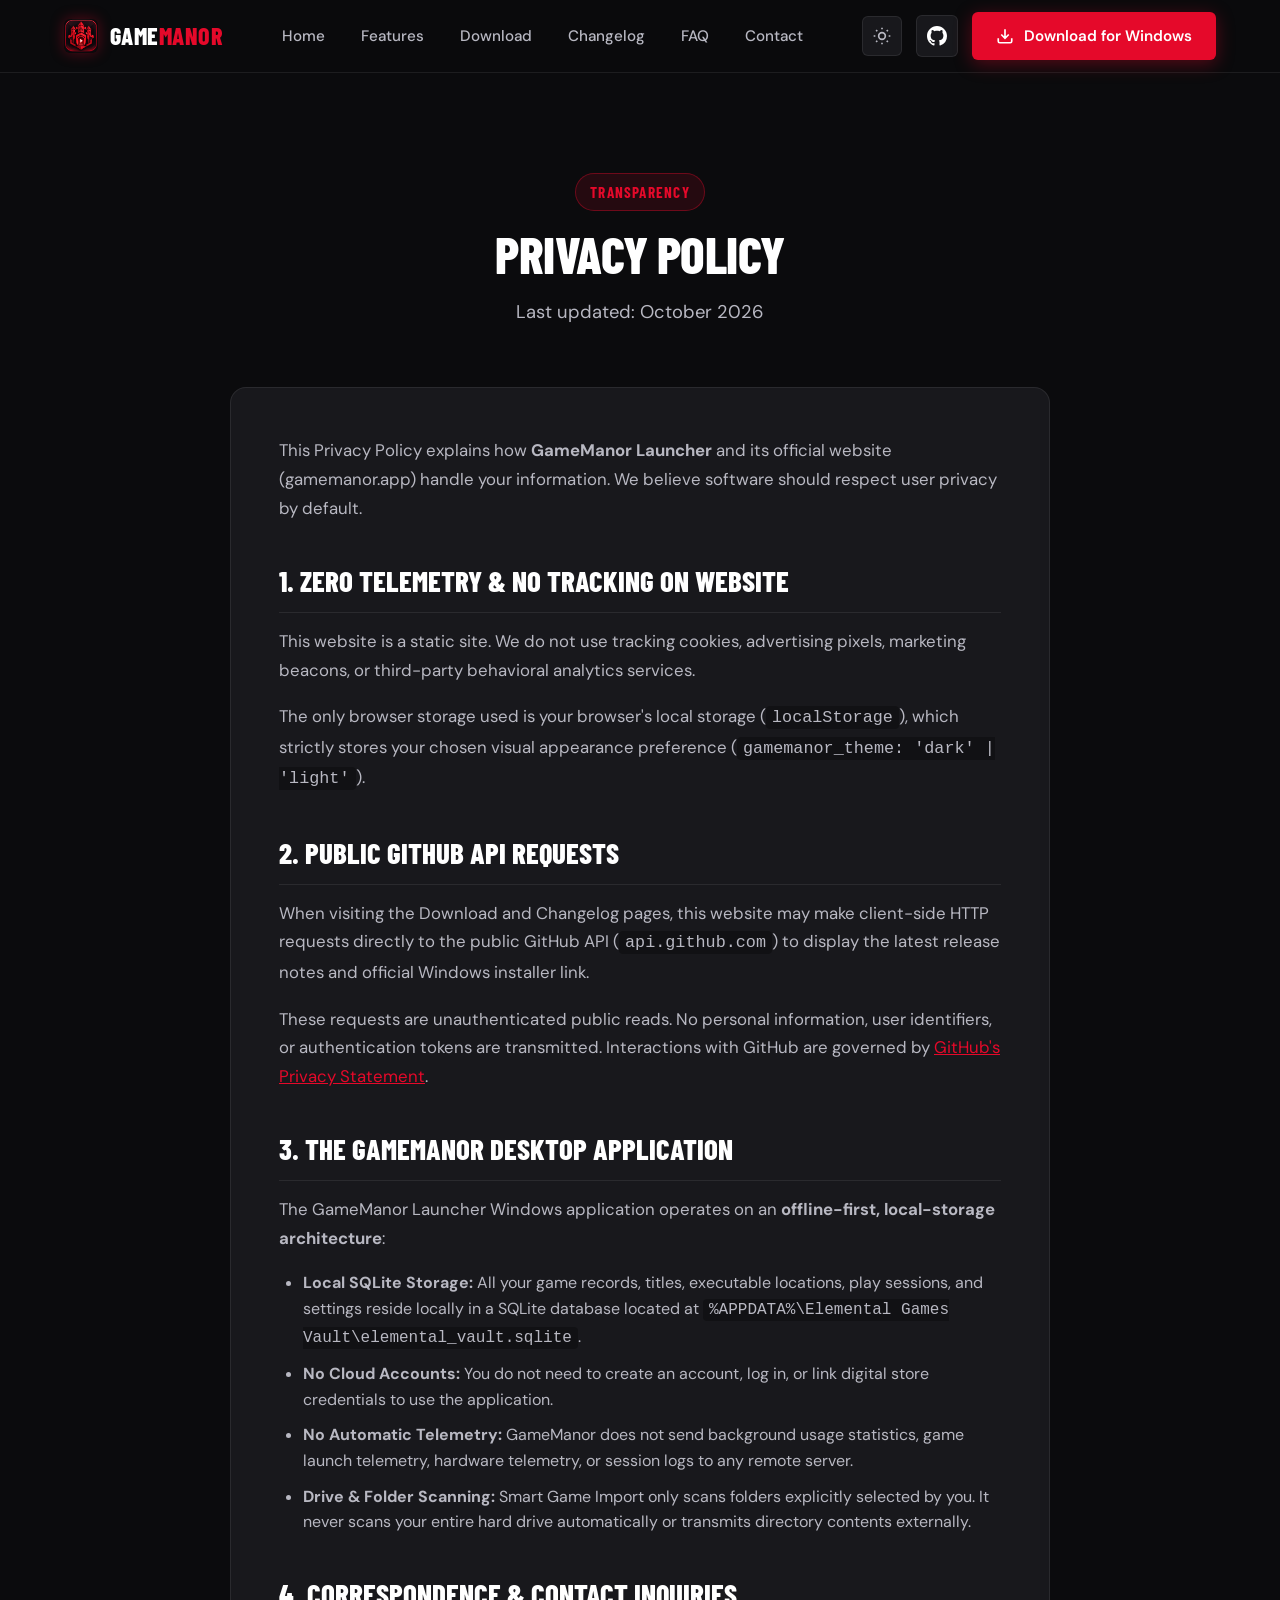
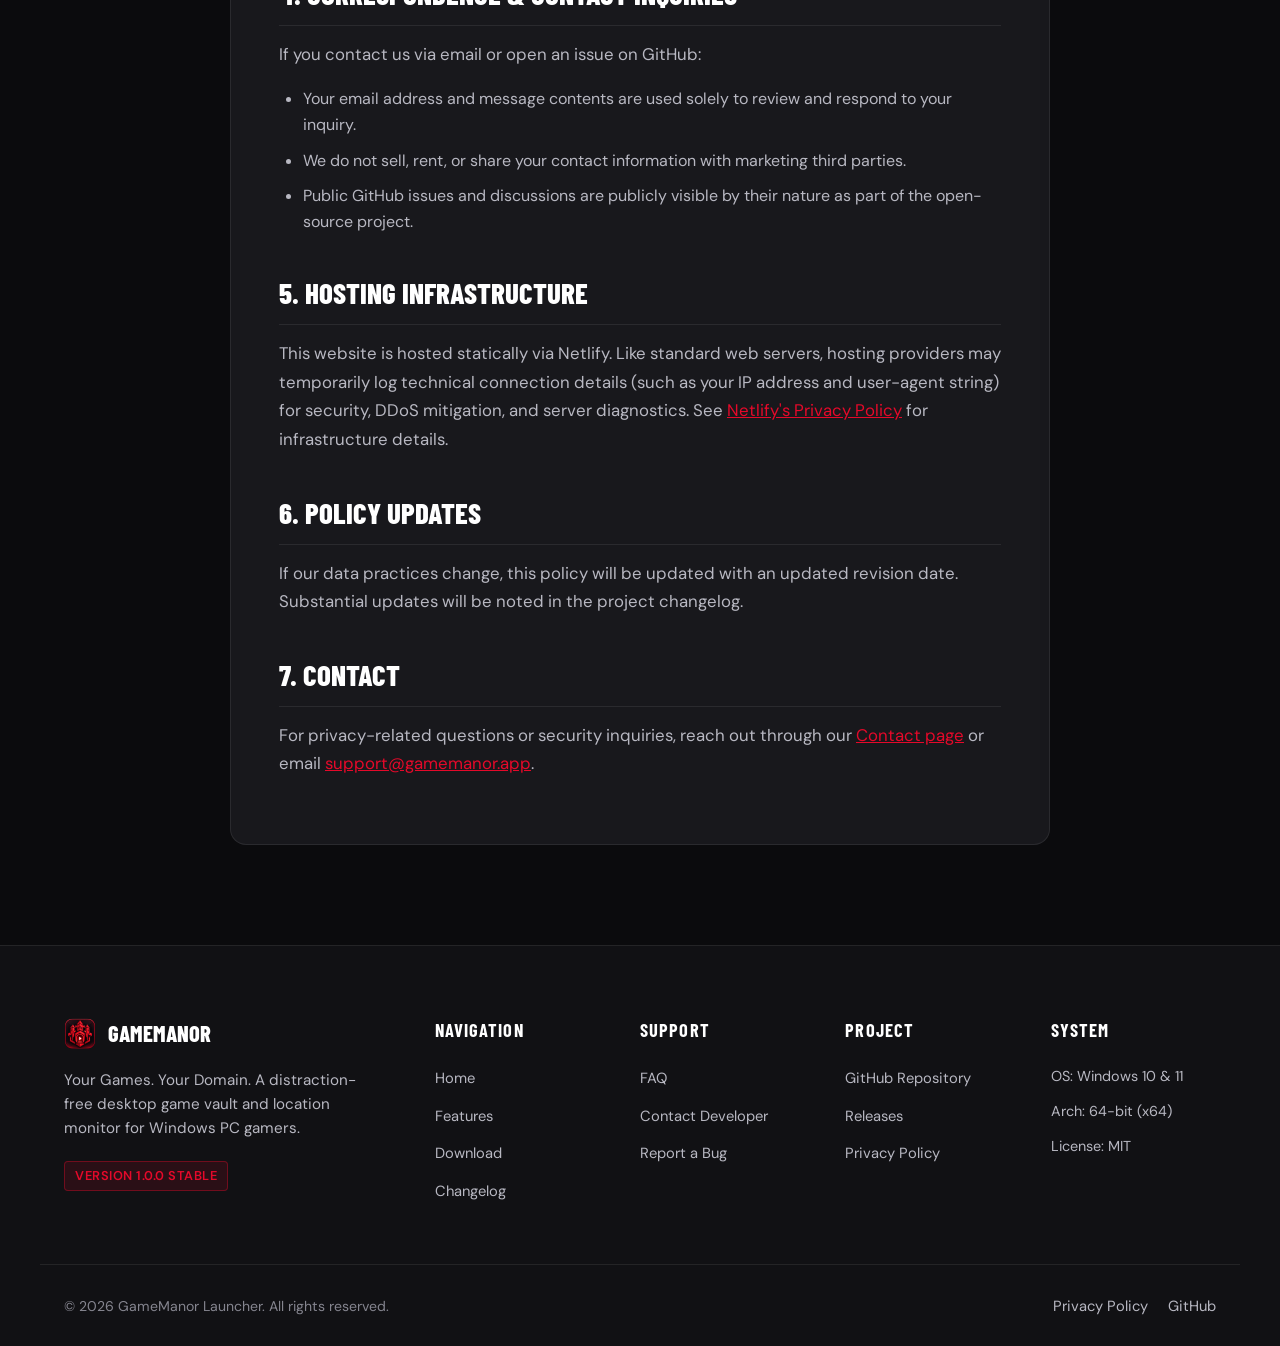
<file: privacy.html>
<!DOCTYPE html>
<html lang="en" data-theme="dark">
<head>
  <meta charset="UTF-8">
  <meta name="viewport" content="width=device-width, initial-scale=1.0">
  <title>Privacy Policy — GameManor Launcher</title>
  <meta name="description" content="Read the transparent, honest Privacy Policy for GameManor Launcher and its official website. Zero tracking, zero telemetry, local SQLite storage.">
  <link rel="canonical" href="https://gamemanor.app/privacy.html">

  <meta property="og:type" content="website">
  <meta property="og:url" content="https://gamemanor.app/privacy.html">
  <meta property="og:title" content="Privacy Policy — GameManor Launcher">
  <meta property="og:description" content="Transparent, honest privacy statement for GameManor Launcher and website.">
  <meta property="og:image" content="assets/screenshots/dashboard-dark.png">

  <!-- Favicons -->
  <link rel="icon" type="image/svg+xml" href="assets/icons/favicon.svg">
  <link rel="icon" type="image/png" href="assets/icons/favicon.png">
  <link rel="apple-touch-icon" href="assets/icons/icon.png">

  <!-- Styles -->
  <link rel="stylesheet" href="css/style.css">
  <link rel="stylesheet" href="css/responsive.css">
</head>
<body>
  <a href="#main-content" class="skip-link">Skip to main content</a>

  <!-- Global Header -->
  <header class="site-header" role="banner">
    <div class="container nav-container">
      <a href="index.html" class="nav-brand" aria-label="GameManor Launcher Home">
        <img src="assets/icons/icon.png" alt="GameManor Logo" class="nav-brand-logo" width="34" height="34">
        <span class="nav-brand-text">GAME<span>MANOR</span></span>
      </a>

      <nav class="nav-menu" role="navigation" aria-label="Main Navigation">
        <a href="index.html" class="nav-link">Home</a>
        <a href="features.html" class="nav-link">Features</a>
        <a href="download.html" class="nav-link">Download</a>
        <a href="changelog.html" class="nav-link">Changelog</a>
        <a href="faq.html" class="nav-link">FAQ</a>
        <a href="contact.html" class="nav-link">Contact</a>
      </nav>

      <div class="nav-actions">
        <button type="button" class="theme-toggle-btn" aria-label="Toggle visual theme">
          <svg class="icon-sun" width="20" height="20" viewBox="0 0 24 24" fill="none" stroke="currentColor" stroke-width="2"><circle cx="12" cy="12" r="4"/><path d="M12 2v2M12 20v2M4.93 4.93l1.41 1.41M17.66 17.66l1.41 1.41M2 12h2M20 12h2M6.34 17.66l-1.41 1.41M19.07 4.93l-1.41 1.41"/></svg>
          <svg class="icon-moon" width="20" height="20" viewBox="0 0 24 24" fill="none" stroke="currentColor" stroke-width="2"><path d="M12 3a6 6 0 0 0 9 9 9 9 0 1 1-9-9Z"/></svg>
        </button>

        <a href="https://github.com/YOUR_GITHUB_USERNAME/gamemanor-launcher" data-bind="repoUrl" target="_blank" rel="noopener" class="btn btn-secondary btn-icon nav-github-btn" aria-label="GitHub Repository">
          <svg width="20" height="20" viewBox="0 0 24 24" fill="currentColor"><path d="M12 0C5.37 0 0 5.37 0 12c0 5.31 3.435 9.795 8.205 11.385.6.105.825-.255.825-.57 0-.285-.015-1.23-.015-2.235-3.015.555-3.795-.735-4.035-1.41-.135-.345-.72-1.41-1.23-1.695-.42-.225-1.02-.78-.015-.795.945-.015 1.62.87 1.845 1.23 1.08 1.815 2.805 1.305 3.495.99.105-.78.42-1.305.765-1.605-2.67-.3-5.46-1.335-5.46-5.925 0-1.305.465-2.385 1.23-3.225-.12-.3-.54-1.53.12-3.18 0 0 1.005-.315 3.3 1.23.96-.27 1.98-.405 3-.405s2.04.135 3 .405c2.295-1.56 3.3-1.23 3.3-1.23.66 1.65.24 2.88.12 3.18.765.84 1.23 1.905 1.23 3.225 0 4.605-2.805 5.625-5.475 5.925.435.375.81 1.095.81 2.22 0 1.605-.015 2.895-.015 3.3 0 .315.225.69.825.57A12.02 12.02 0 0024 12c0-6.63-5.37-12-12-12z"/></svg>
        </a>

        <a href="download.html" class="btn btn-primary nav-download-btn">
          <svg width="18" height="18" viewBox="0 0 24 24" fill="none" stroke="currentColor" stroke-width="2.2"><path d="M21 15v4a2 2 0 0 1-2 2H5a2 2 0 0 1-2-2v-4M7 10l5 5 5-5M12 15V3"/></svg>
          Download for Windows
        </a>

        <button type="button" class="mobile-toggle-btn" aria-label="Open navigation menu" aria-expanded="false">
          <svg width="22" height="22" viewBox="0 0 24 24" fill="none" stroke="currentColor" stroke-width="2"><line x1="4" x2="20" y1="12" y2="12"/><line x1="4" x2="20" y1="6" y2="6"/><line x1="4" x2="20" y1="18" y2="18"/></svg>
        </button>
      </div>
    </div>

    <!-- Mobile Drawer -->
    <div class="mobile-drawer" role="dialog" aria-modal="true" aria-label="Mobile Navigation">
      <a href="index.html" class="nav-link">Home</a>
      <a href="features.html" class="nav-link">Features</a>
      <a href="download.html" class="nav-link">Download</a>
      <a href="changelog.html" class="nav-link">Changelog</a>
      <a href="faq.html" class="nav-link">FAQ</a>
      <a href="contact.html" class="nav-link">Contact</a>
      <a href="bug-reports.html" class="nav-link">Report a Bug</a>
      <div class="mobile-drawer-footer">
        <a href="download.html" class="btn btn-primary">Download for Windows</a>
        <a href="https://github.com/YOUR_GITHUB_USERNAME/gamemanor-launcher" data-bind="repoUrl" target="_blank" rel="noopener" class="btn btn-secondary">GitHub Repository</a>
      </div>
    </div>
  </header>

  <main id="main-content">
    <section class="section" aria-labelledby="privacy-heading">
      <div class="container">
        <div class="section-header">
          <span class="section-tag">Transparency</span>
          <h1 id="privacy-heading" class="section-title">PRIVACY POLICY</h1>
          <p class="section-desc">Last updated: October 2026</p>
        </div>

        <div class="policy-wrap">
          <div class="policy-content">
            <p>
              This Privacy Policy explains how <strong>GameManor Launcher</strong> and its official website (<a href="https://gamemanor.app">gamemanor.app</a>) handle your information. We believe software should respect user privacy by default.
            </p>

            <h2>1. Zero Telemetry &amp; No Tracking on Website</h2>
            <p>
              This website is a static site. We do not use tracking cookies, advertising pixels, marketing beacons, or third-party behavioral analytics services.
            </p>
            <p>
              The only browser storage used is your browser's local storage (<code style="padding:2px 6px;background:var(--bg-secondary);border-radius:4px;">localStorage</code>), which strictly stores your chosen visual appearance preference (<code style="padding:2px 6px;background:var(--bg-secondary);border-radius:4px;">gamemanor_theme: 'dark' | 'light'</code>).
            </p>

            <h2>2. Public GitHub API Requests</h2>
            <p>
              When visiting the Download and Changelog pages, this website may make client-side HTTP requests directly to the public GitHub API (<code style="padding:2px 6px;background:var(--bg-secondary);border-radius:4px;">api.github.com</code>) to display the latest release notes and official Windows installer link.
            </p>
            <p>
              These requests are unauthenticated public reads. No personal information, user identifiers, or authentication tokens are transmitted. Interactions with GitHub are governed by <a href="https://docs.github.com/en/site-policy/privacy-policies/github-privacy-statement" target="_blank" rel="noopener" style="color:var(--primary-red);text-decoration:underline;">GitHub's Privacy Statement</a>.
            </p>

            <h2>3. The GameManor Desktop Application</h2>
            <p>
              The GameManor Launcher Windows application operates on an <strong>offline-first, local-storage architecture</strong>:
            </p>
            <ul>
              <li><strong>Local SQLite Storage:</strong> All your game records, titles, executable locations, play sessions, and settings reside locally in a SQLite database located at <code style="padding:2px 6px;background:var(--bg-secondary);border-radius:4px;">%APPDATA%\Elemental Games Vault\elemental_vault.sqlite</code>.</li>
              <li><strong>No Cloud Accounts:</strong> You do not need to create an account, log in, or link digital store credentials to use the application.</li>
              <li><strong>No Automatic Telemetry:</strong> GameManor does not send background usage statistics, game launch telemetry, hardware telemetry, or session logs to any remote server.</li>
              <li><strong>Drive &amp; Folder Scanning:</strong> Smart Game Import only scans folders explicitly selected by you. It never scans your entire hard drive automatically or transmits directory contents externally.</li>
            </ul>

            <h2>4. Correspondence &amp; Contact Inquiries</h2>
            <p>
              If you contact us via email or open an issue on GitHub:
            </p>
            <ul>
              <li>Your email address and message contents are used solely to review and respond to your inquiry.</li>
              <li>We do not sell, rent, or share your contact information with marketing third parties.</li>
              <li>Public GitHub issues and discussions are publicly visible by their nature as part of the open-source project.</li>
            </ul>

            <h2>5. Hosting Infrastructure</h2>
            <p>
              This website is hosted statically via Netlify. Like standard web servers, hosting providers may temporarily log technical connection details (such as your IP address and user-agent string) for security, DDoS mitigation, and server diagnostics. See <a href="https://www.netlify.com/privacy/" target="_blank" rel="noopener" style="color:var(--primary-red);text-decoration:underline;">Netlify's Privacy Policy</a> for infrastructure details.
            </p>

            <h2>6. Policy Updates</h2>
            <p>
              If our data practices change, this policy will be updated with an updated revision date. Substantial updates will be noted in the project changelog.
            </p>

            <h2>7. Contact</h2>
            <p>
              For privacy-related questions or security inquiries, reach out through our <a href="contact.html" style="color:var(--primary-red);text-decoration:underline;">Contact page</a> or email <a href="mailto:support@gamemanor.app" data-bind="contactEmail" style="color:var(--primary-red);text-decoration:underline;">support@gamemanor.app</a>.
            </p>
          </div>
        </div>
      </div>
    </section>
  </main>

  <!-- Global Footer -->
  <footer class="site-footer" role="contentinfo">
    <div class="container footer-grid">
      <div class="footer-brand">
        <div class="footer-brand-header">
          <img src="assets/icons/icon.png" alt="GameManor Logo" class="footer-brand-logo" width="32" height="32">
          <span>GameManor</span>
        </div>
        <p class="footer-desc">Your Games. Your Domain. A distraction-free desktop game vault and location monitor for Windows PC gamers.</p>
        <span class="badge badge-red">Version 1.0.0 Stable</span>
      </div>

      <div class="footer-col">
        <h4 class="footer-col-title">Navigation</h4>
        <ul class="footer-links">
          <li><a href="index.html" class="footer-link">Home</a></li>
          <li><a href="features.html" class="footer-link">Features</a></li>
          <li><a href="download.html" class="footer-link">Download</a></li>
          <li><a href="changelog.html" class="footer-link">Changelog</a></li>
        </ul>
      </div>

      <div class="footer-col">
        <h4 class="footer-col-title">Support</h4>
        <ul class="footer-links">
          <li><a href="faq.html" class="footer-link">FAQ</a></li>
          <li><a href="contact.html" class="footer-link">Contact Developer</a></li>
          <li><a href="bug-reports.html" class="footer-link">Report a Bug</a></li>
        </ul>
      </div>

      <div class="footer-col">
        <h4 class="footer-col-title">Project</h4>
        <ul class="footer-links">
          <li><a href="https://github.com/YOUR_GITHUB_USERNAME/gamemanor-launcher" data-bind="repoUrl" target="_blank" rel="noopener" class="footer-link">GitHub Repository</a></li>
          <li><a href="https://github.com/YOUR_GITHUB_USERNAME/gamemanor-launcher/releases" data-bind="releasesUrl" target="_blank" rel="noopener" class="footer-link">Releases</a></li>
          <li><a href="privacy.html" class="footer-link">Privacy Policy</a></li>
        </ul>
      </div>

      <div class="footer-col">
        <h4 class="footer-col-title">System</h4>
        <ul class="footer-links">
          <li style="color:var(--text-secondary);font-size:0.9rem;">OS: Windows 10 &amp; 11</li>
          <li style="color:var(--text-secondary);font-size:0.9rem;">Arch: 64-bit (x64)</li>
          <li style="color:var(--text-secondary);font-size:0.9rem;">License: MIT</li>
        </ul>
      </div>
    </div>

    <div class="container footer-bottom">
      <p>&copy; <span class="dynamic-year">2026</span> GameManor Launcher. All rights reserved.</p>
      <div class="footer-legal-links">
        <a href="privacy.html" class="footer-link">Privacy Policy</a>
        <a href="https://github.com/YOUR_GITHUB_USERNAME/gamemanor-launcher" data-bind="repoUrl" target="_blank" rel="noopener" class="footer-link">GitHub</a>
      </div>
    </div>
  </footer>

  <script src="js/config.js"></script>
  <script src="js/main.js"></script>
</body>
</html>
</file>
<file: css/style.css>
@import url('https://fonts.googleapis.com/css2?family=Barlow+Condensed:wght@600;700;800;900&family=DM+Sans:ital,wght@0,400;0,500;0,600;0,700;1,400&family=JetBrains+Mono:wght@400;500;600&display=swap');

/* ====================================================================
   DESIGN TOKENS — GAMEMANOR OFFICIAL BRAND
   ==================================================================== */
:root {
  /* Dark Theme Palette (Brand Reference) */
  --bg-primary: #0B0B0D;
  --bg-secondary: #111114;
  --bg-card: #18181C;
  --bg-card-elevated: #202025;
  --bg-card-glass: rgba(24, 24, 28, 0.78);
  --bg-input: #151518;
  
  /* Crimson Accents */
  --primary-red: #E5092A;
  --primary-red-hover: #FF2346;
  --primary-red-dark: #651020;
  --primary-red-subtle: rgba(229, 9, 42, 0.12);
  --primary-red-glow: rgba(229, 9, 42, 0.35);
  --red-border: rgba(229, 9, 42, 0.38);

  /* Status Colors */
  --status-green: #1FA85A;
  --status-green-subtle: rgba(31, 168, 90, 0.15);
  --status-amber: #FFD079;
  --status-blue: #4D94FF;

  /* Typography */
  --text-primary: #FFFFFF;
  --text-secondary: #B8B8C2;
  --text-muted: #85858F;
  --text-on-accent: #FFFFFF;

  /* Borders & Dividers */
  --border-subtle: rgba(255, 255, 255, 0.08);
  --border-hover: rgba(255, 255, 255, 0.16);

  /* Header & Navigation */
  --header-bg: rgba(11, 11, 13, 0.88);
  --header-scrolled: #0B0B0D;

  /* Shadows */
  --shadow-sm: 0 4px 12px rgba(0, 0, 0, 0.3);
  --shadow-md: 0 10px 28px rgba(0, 0, 0, 0.45);
  --shadow-lg: 0 16px 48px rgba(0, 0, 0, 0.65);
  --shadow-glow: 0 0 35px rgba(229, 9, 42, 0.25);
  --shadow-window: 0 24px 60px rgba(0, 0, 0, 0.8), 0 0 40px rgba(229, 9, 42, 0.18);

  /* Fonts */
  --font-heading: 'Barlow Condensed', -apple-system, BlinkMacSystemFont, 'Segoe UI', Roboto, sans-serif;
  --font-body: 'DM Sans', -apple-system, BlinkMacSystemFont, 'Segoe UI', Roboto, sans-serif;
  --font-mono: 'JetBrains Mono', 'Cascadia Code', monospace;

  /* Layout */
  --container-max: 1200px;
  --container-wide: 1360px;
  --radius-sm: 6px;
  --radius-md: 10px;
  --radius-lg: 16px;
  --radius-xl: 22px;
  --transition: all 0.22s cubic-bezier(0.16, 1, 0.3, 1);
}

/* ====================================================================
   LIGHT THEME (CLEAN, HIGH-CONTRAST PALETTE)
   ==================================================================== */
[data-theme="light"] {
  --bg-primary: #F5F4F8;
  --bg-secondary: #ECEAF2;
  --bg-card: #FFFFFF;
  --bg-card-elevated: #F8F7FA;
  --bg-card-glass: rgba(255, 255, 255, 0.85);
  --bg-input: #FFFFFF;

  --primary-red: #E5092B;
  --primary-red-hover: #FF2944;
  --primary-red-dark: #A5061E;
  --primary-red-subtle: rgba(229, 9, 43, 0.08);
  --primary-red-glow: rgba(229, 9, 43, 0.2);
  --red-border: rgba(229, 9, 43, 0.35);

  --text-primary: #17151D;
  --text-secondary: #4A4656;
  --text-muted: #858190;
  --text-on-accent: #FFFFFF;

  --border-subtle: #DCD9E5;
  --border-hover: #C5C0D4;

  --header-bg: rgba(245, 244, 248, 0.9);
  --header-scrolled: #ECEAF2;

  --shadow-sm: 0 4px 12px rgba(23, 21, 29, 0.05);
  --shadow-md: 0 10px 24px rgba(23, 21, 29, 0.08);
  --shadow-lg: 0 16px 40px rgba(23, 21, 29, 0.12);
  --shadow-glow: 0 0 25px rgba(229, 9, 43, 0.15);
  --shadow-window: 0 20px 50px rgba(23, 21, 29, 0.14), 0 0 30px rgba(229, 9, 43, 0.12);
}

/* ====================================================================
   BASE RESET & TYPOGRAPHY
   ==================================================================== */
*, *::before, *::after {
  box-sizing: border-box;
  margin: 0;
  padding: 0;
}

html {
  font-family: var(--font-body);
  font-size: 16px;
  line-height: 1.6;
  color: var(--text-primary);
  background-color: var(--bg-primary);
  scroll-behavior: smooth;
  -webkit-font-smoothing: antialiased;
  -moz-osx-font-smoothing: grayscale;
}

body {
  min-height: 100vh;
  display: flex;
  flex-direction: column;
  background-color: var(--bg-primary);
  overflow-x: hidden;
  transition: background-color 0.3s ease, color 0.3s ease;
  position: relative;
  width: 100%;
}

body.menu-open {
  overflow: hidden;
  touch-action: none;
}

img, svg, picture, video {
  display: block;
  max-width: 100%;
  height: auto;
}

a {
  color: inherit;
  text-decoration: none;
  transition: var(--transition);
}

button, input, select, textarea {
  font: inherit;
  color: inherit;
  border: none;
  outline: none;
}

button {
  cursor: pointer;
  background: none;
}

ul, ol {
  list-style: none;
}

/* Skip link for accessibility */
.skip-link {
  position: absolute;
  top: -100px;
  left: 20px;
  background: var(--primary-red);
  color: #FFFFFF;
  padding: 10px 18px;
  font-weight: 600;
  border-radius: var(--radius-sm);
  z-index: 9999;
  transition: top 0.2s;
}

.skip-link:focus {
  top: 15px;
}

:focus-visible {
  outline: 2px solid var(--primary-red);
  outline-offset: 3px;
}

/* ====================================================================
   LAYOUT UTILITIES
   ==================================================================== */
.container {
  width: 100%;
  max-width: var(--container-max);
  margin-left: auto;
  margin-right: auto;
  padding-left: 24px;
  padding-right: 24px;
}

.container-wide {
  width: 100%;
  max-width: var(--container-wide);
  margin-left: auto;
  margin-right: auto;
  padding-left: 24px;
  padding-right: 24px;
}

.section {
  padding-top: 100px;
  padding-bottom: 100px;
  position: relative;
}

.section-alt {
  background-color: var(--bg-secondary);
}

.section-header {
  text-align: center;
  max-width: 760px;
  margin: 0 auto 60px auto;
}

.section-tag {
  display: inline-flex;
  align-items: center;
  gap: 8px;
  padding: 6px 14px;
  background: var(--primary-red-subtle);
  border: 1px solid var(--red-border);
  color: var(--primary-red);
  font-family: var(--font-heading);
  font-size: 0.95rem;
  font-weight: 700;
  letter-spacing: 0.08em;
  text-transform: uppercase;
  border-radius: 999px;
  margin-bottom: 16px;
}

.section-title {
  font-family: var(--font-heading);
  font-size: 3.2rem;
  font-weight: 800;
  line-height: 1.05;
  letter-spacing: -0.01em;
  text-transform: uppercase;
  margin-bottom: 16px;
}

.section-desc {
  font-size: 1.15rem;
  color: var(--text-secondary);
  line-height: 1.65;
}

/* ====================================================================
   BUTTONS & BADGES
   ==================================================================== */
.btn {
  display: inline-flex;
  align-items: center;
  justify-content: center;
  gap: 10px;
  padding: 12px 24px;
  font-family: var(--font-body);
  font-size: 0.95rem;
  font-weight: 600;
  border-radius: var(--radius-sm);
  transition: var(--transition);
  text-align: center;
  white-space: nowrap;
  max-width: 100%;
  user-select: none;
}

.download-hero-btn {
  font-size: 1.15rem;
  padding: 18px 40px;
}

.btn-primary {
  background-color: var(--primary-red);
  color: #FFFFFF;
  box-shadow: 0 4px 18px var(--primary-red-glow);
}

.btn-primary:hover {
  background-color: var(--primary-red-hover);
  box-shadow: 0 6px 24px var(--primary-red-glow);
  transform: translateY(-2px);
}

.btn-secondary {
  background-color: var(--bg-card);
  color: var(--text-primary);
  border: 1px solid var(--border-subtle);
}

.btn-secondary:hover {
  background-color: var(--bg-card-elevated);
  border-color: var(--border-hover);
  transform: translateY(-2px);
}

.btn-outline {
  background-color: transparent;
  color: var(--text-primary);
  border: 1px solid var(--border-subtle);
}

.btn-outline:hover {
  border-color: var(--primary-red);
  color: var(--primary-red);
  transform: translateY(-2px);
}

.btn-lg {
  padding: 16px 32px;
  font-size: 1.05rem;
  font-weight: 700;
}

.btn-icon {
  width: 42px;
  height: 42px;
  padding: 0;
  border-radius: var(--radius-sm);
  display: inline-flex;
  align-items: center;
  justify-content: center;
}

.badge {
  display: inline-flex;
  align-items: center;
  gap: 6px;
  padding: 4px 10px;
  font-size: 0.8rem;
  font-weight: 600;
  border-radius: 4px;
  letter-spacing: 0.04em;
  text-transform: uppercase;
}

.badge-red {
  background-color: var(--primary-red-subtle);
  color: var(--primary-red);
  border: 1px solid var(--red-border);
}

.badge-green {
  background-color: var(--status-green-subtle);
  color: var(--status-green);
  border: 1px solid rgba(31, 168, 90, 0.3);
}

/* ====================================================================
   GLOBAL HEADER & NAVIGATION
   ==================================================================== */
.site-header {
  position: sticky;
  top: 0;
  left: 0;
  width: 100%;
  z-index: 1000;
  background-color: var(--header-bg);
  backdrop-filter: blur(14px);
  -webkit-backdrop-filter: blur(14px);
  border-bottom: 1px solid var(--border-subtle);
  transition: background-color 0.3s ease, border-color 0.3s ease, box-shadow 0.3s ease;
}

.site-header.scrolled {
  background-color: var(--header-scrolled);
  box-shadow: var(--shadow-sm);
}

.nav-container {
  display: flex;
  align-items: center;
  justify-content: space-between;
  height: 72px;
}

.nav-brand {
  display: flex;
  align-items: center;
  gap: 12px;
  font-family: var(--font-heading);
  font-weight: 800;
  font-size: 1.5rem;
  letter-spacing: 0.02em;
  text-transform: uppercase;
  color: var(--text-primary);
  min-width: 0;
  flex-shrink: 0;
  white-space: nowrap;
}

.nav-brand-logo {
  width: 34px;
  height: 34px;
  object-fit: contain;
  border-radius: 6px;
  box-shadow: 0 0 14px var(--primary-red-glow);
  flex-shrink: 0;
}

.nav-brand-text {
  white-space: nowrap;
}

.nav-brand-text span {
  color: var(--primary-red);
}

.nav-menu {
  display: flex;
  align-items: center;
  gap: 8px;
}

.nav-link {
  padding: 8px 14px;
  font-size: 0.95rem;
  font-weight: 500;
  color: var(--text-secondary);
  border-radius: var(--radius-sm);
  transition: var(--transition);
}

.nav-link:hover {
  color: var(--text-primary);
  background-color: rgba(255, 255, 255, 0.05);
}

[data-theme="light"] .nav-link:hover {
  background-color: rgba(0, 0, 0, 0.04);
}

.nav-link.active {
  color: var(--primary-red);
  font-weight: 600;
}

.nav-actions {
  display: flex;
  align-items: center;
  gap: 14px;
  flex-shrink: 0;
}

/* Theme Toggle Button */
.theme-toggle-btn {
  width: 40px;
  height: 40px;
  border-radius: var(--radius-sm);
  display: flex;
  align-items: center;
  justify-content: center;
  color: var(--text-secondary);
  background-color: var(--bg-card);
  border: 1px solid var(--border-subtle);
  transition: var(--transition);
}

.theme-toggle-btn:hover {
  color: var(--text-primary);
  border-color: var(--border-hover);
}

.theme-toggle-btn .icon-moon {
  display: none;
}
.theme-toggle-btn .icon-sun {
  display: block;
}

[data-theme="light"] .theme-toggle-btn .icon-moon {
  display: block;
}
[data-theme="light"] .theme-toggle-btn .icon-sun {
  display: none;
}

/* Mobile Menu Toggle */
.mobile-toggle-btn {
  display: none;
  width: 40px;
  height: 40px;
  align-items: center;
  justify-content: center;
  color: var(--text-primary);
  background-color: var(--bg-card);
  border: 1px solid var(--border-subtle);
  border-radius: var(--radius-sm);
}

/* Mobile Drawer */
.mobile-drawer {
  position: fixed;
  top: 72px;
  left: 0;
  width: 100%;
  background-color: var(--bg-primary);
  border-bottom: 1px solid var(--border-subtle);
  box-shadow: var(--shadow-lg);
  padding: 24px;
  display: none;
  flex-direction: column;
  gap: 16px;
  z-index: 999;
}

.mobile-drawer.open {
  display: flex;
}

.mobile-drawer .nav-link {
  font-size: 1.1rem;
  padding: 12px 16px;
}

.mobile-drawer-footer {
  padding-top: 16px;
  border-top: 1px solid var(--border-subtle);
  display: flex;
  flex-direction: column;
  gap: 12px;
}

/* ====================================================================
   HOMEPAGE HERO SECTION
   ==================================================================== */
.hero {
  padding-top: 90px;
  padding-bottom: 90px;
  position: relative;
  overflow: hidden;
  background: radial-gradient(circle at 50% 20%, rgba(229, 9, 42, 0.09) 0%, transparent 60%);
}

.hero-content {
  text-align: center;
  max-width: 900px;
  margin: 0 auto 50px auto;
}

.hero-badge-wrap {
  margin-bottom: 24px;
}

.hero-title {
  font-family: var(--font-heading);
  font-size: 5rem;
  font-weight: 900;
  line-height: 0.98;
  letter-spacing: -0.015em;
  text-transform: uppercase;
  margin-bottom: 16px;
}

.hero-title span {
  color: var(--primary-red);
  text-shadow: 0 0 40px var(--primary-red-glow);
}

.hero-subtitle {
  font-family: var(--font-heading);
  font-size: 2rem;
  font-weight: 700;
  text-transform: uppercase;
  color: var(--text-secondary);
  letter-spacing: 0.04em;
  margin-bottom: 20px;
}

.hero-description {
  font-size: 1.25rem;
  color: var(--text-secondary);
  line-height: 1.6;
  max-width: 720px;
  margin: 0 auto 36px auto;
}

.hero-actions {
  display: flex;
  align-items: center;
  justify-content: center;
  gap: 16px;
  flex-wrap: wrap;
  margin-bottom: 24px;
}

.hero-meta {
  display: flex;
  align-items: center;
  justify-content: center;
  gap: 20px;
  font-size: 0.88rem;
  color: var(--text-muted);
}

.hero-meta-item {
  display: flex;
  align-items: center;
  gap: 6px;
}

/* Hero Showcase Frame */
.hero-showcase {
  max-width: 1240px;
  margin: 0 auto;
  position: relative;
}

.showcase-window {
  background: var(--bg-card);
  border: 1px solid var(--border-subtle);
  border-radius: var(--radius-lg);
  overflow: hidden;
  box-shadow: var(--shadow-window);
  transition: transform 0.4s ease, box-shadow 0.4s ease;
}

.showcase-window:hover {
  box-shadow: 0 30px 80px rgba(0, 0, 0, 0.9), 0 0 50px rgba(229, 9, 42, 0.28);
}

.window-header {
  background: #08070A;
  padding: 10px 16px;
  display: flex;
  align-items: center;
  justify-content: space-between;
  border-bottom: 1px solid rgba(255, 255, 255, 0.06);
}

[data-theme="light"] .window-header {
  background: #ECEAF2;
  border-bottom: 1px solid #DCD9E5;
}

.window-controls {
  display: flex;
  align-items: center;
  gap: 8px;
}

.control-dot {
  width: 10px;
  height: 10px;
  border-radius: 50%;
  background: #2A2832;
}

.control-dot.red { background: #FF5F56; }
.control-dot.yellow { background: #FFBD2E; }
.control-dot.green { background: #27C93F; }

.window-title {
  font-size: 0.82rem;
  font-weight: 600;
  color: var(--text-muted);
  letter-spacing: 0.04em;
  display: flex;
  align-items: center;
  gap: 8px;
  min-width: 0;
  overflow: hidden;
  text-overflow: ellipsis;
  white-space: nowrap;
}

.window-title img {
  width: 14px;
  height: 14px;
}

.showcase-image {
  width: 100%;
  height: auto;
  display: block;
}

/* ====================================================================
   PRODUCT HIGHLIGHTS STRIP
   ==================================================================== */
.highlights-section {
  padding-top: 50px;
  padding-bottom: 50px;
  border-top: 1px solid var(--border-subtle);
  border-bottom: 1px solid var(--border-subtle);
  background: var(--bg-secondary);
}

.highlights-grid {
  display: grid;
  grid-template-columns: repeat(auto-fit, minmax(220px, 1fr));
  gap: 24px;
}

.highlight-card {
  padding: 24px;
  background: var(--bg-card);
  border: 1px solid var(--border-subtle);
  border-radius: var(--radius-md);
  transition: var(--transition);
}

.highlight-card:hover {
  transform: translateY(-4px);
  border-color: var(--red-border);
  box-shadow: var(--shadow-sm);
}

.highlight-icon {
  width: 44px;
  height: 44px;
  border-radius: var(--radius-sm);
  background: var(--primary-red-subtle);
  color: var(--primary-red);
  display: flex;
  align-items: center;
  justify-content: center;
  margin-bottom: 16px;
}

.highlight-title {
  font-family: var(--font-heading);
  font-size: 1.35rem;
  font-weight: 700;
  text-transform: uppercase;
  margin-bottom: 8px;
}

.highlight-desc {
  font-size: 0.95rem;
  color: var(--text-secondary);
  line-height: 1.5;
}

/* ====================================================================
   PRODUCT PREVIEWS SECTION
   ==================================================================== */
.previews-section {
  padding-top: 100px;
  padding-bottom: 100px;
}

.preview-tabs {
  display: flex;
  align-items: center;
  justify-content: center;
  gap: 10px;
  flex-wrap: wrap;
  margin-bottom: 40px;
}

.preview-tab-btn {
  padding: 10px 20px;
  font-family: var(--font-heading);
  font-size: 1.05rem;
  font-weight: 700;
  text-transform: uppercase;
  letter-spacing: 0.04em;
  color: var(--text-secondary);
  background: var(--bg-card);
  border: 1px solid var(--border-subtle);
  border-radius: var(--radius-sm);
  transition: var(--transition);
}

.preview-tab-btn:hover {
  color: var(--text-primary);
  border-color: var(--border-hover);
}

.preview-tab-btn.active {
  background: var(--primary-red);
  color: #FFFFFF;
  border-color: var(--primary-red);
  box-shadow: 0 4px 16px var(--primary-red-glow);
}

.preview-display-container {
  max-width: 1200px;
  margin: 0 auto;
}

.preview-pane {
  display: none;
  animation: fadeIn 0.3s ease;
}

.preview-pane.active {
  display: block;
}

.preview-details-bar {
  display: flex;
  align-items: center;
  justify-content: space-between;
  padding: 16px 24px;
  background: var(--bg-card);
  border-top: 1px solid var(--border-subtle);
  border-bottom-left-radius: var(--radius-lg);
  border-bottom-right-radius: var(--radius-lg);
}

.preview-details-title {
  font-family: var(--font-heading);
  font-size: 1.25rem;
  font-weight: 700;
  text-transform: uppercase;
}

.preview-details-desc {
  font-size: 0.95rem;
  color: var(--text-secondary);
}

@keyframes fadeIn {
  from { opacity: 0; transform: translateY(6px); }
  to { opacity: 1; transform: translateY(0); }
}

/* ====================================================================
   WHY GAMEMANOR SECTION
   ==================================================================== */
.benefits-grid {
  display: grid;
  grid-template-columns: repeat(auto-fit, minmax(320px, 1fr));
  gap: 28px;
}

.benefit-card {
  padding: 36px 30px;
  background: var(--bg-card);
  border: 1px solid var(--border-subtle);
  border-radius: var(--radius-lg);
  transition: var(--transition);
  display: flex;
  flex-direction: column;
}

.benefit-card:hover {
  transform: translateY(-6px);
  border-color: var(--red-border);
  box-shadow: var(--shadow-md);
}

.benefit-icon {
  width: 52px;
  height: 52px;
  border-radius: var(--radius-md);
  background: var(--primary-red-subtle);
  color: var(--primary-red);
  display: flex;
  align-items: center;
  justify-content: center;
  margin-bottom: 22px;
}

.benefit-title {
  font-family: var(--font-heading);
  font-size: 1.6rem;
  font-weight: 800;
  text-transform: uppercase;
  margin-bottom: 12px;
}

.benefit-desc {
  font-size: 1.02rem;
  color: var(--text-secondary);
  line-height: 1.6;
}

/* ====================================================================
   HOW IT WORKS (3 STEPS)
   ==================================================================== */
.steps-grid {
  display: grid;
  grid-template-columns: repeat(auto-fit, minmax(280px, 1fr));
  gap: 32px;
  position: relative;
}

.step-card {
  position: relative;
  padding: 36px 30px;
  background: var(--bg-card);
  border: 1px solid var(--border-subtle);
  border-radius: var(--radius-lg);
  transition: var(--transition);
}

.step-card:hover {
  transform: translateY(-4px);
  border-color: var(--red-border);
}

.step-number {
  font-family: var(--font-heading);
  font-size: 3.5rem;
  font-weight: 900;
  color: var(--primary-red);
  line-height: 1;
  margin-bottom: 16px;
  opacity: 0.9;
}

.step-title {
  font-family: var(--font-heading);
  font-size: 1.5rem;
  font-weight: 800;
  text-transform: uppercase;
  margin-bottom: 12px;
}

.step-desc {
  font-size: 1rem;
  color: var(--text-secondary);
  line-height: 1.6;
}

/* ====================================================================
   FINAL CTA BANNER
   ==================================================================== */
.cta-banner-section {
  padding-top: 80px;
  padding-bottom: 80px;
}

.cta-banner {
  padding: 60px 40px;
  border-radius: var(--radius-xl);
  background: linear-gradient(135deg, #1C0A10 0%, #121015 60%, #1A0D14 100%);
  border: 1px solid var(--red-border);
  box-shadow: var(--shadow-glow);
  text-align: center;
  position: relative;
  overflow: hidden;
}

[data-theme="light"] .cta-banner {
  background: linear-gradient(135deg, #FFF0F2 0%, #FFFFFF 60%, #FBEBED 100%);
  border: 1px solid var(--border-subtle);
}

.cta-banner-title {
  font-family: var(--font-heading);
  font-size: 3.6rem;
  font-weight: 900;
  text-transform: uppercase;
  line-height: 1.05;
  margin-bottom: 16px;
}

.cta-banner-desc {
  font-size: 1.2rem;
  color: var(--text-secondary);
  max-width: 600px;
  margin: 0 auto 32px auto;
}

.cta-banner-actions {
  display: flex;
  align-items: center;
  justify-content: center;
  gap: 16px;
  flex-wrap: wrap;
}

/* ====================================================================
   GLOBAL FOOTER
   ==================================================================== */
.site-footer {
  margin-top: auto;
  background-color: var(--bg-secondary);
  border-top: 1px solid var(--border-subtle);
  padding-top: 70px;
  padding-bottom: 40px;
}

.footer-grid {
  display: grid;
  grid-template-columns: 2fr 1fr 1fr 1fr 1fr;
  gap: 40px;
  margin-bottom: 60px;
}

.footer-brand {
  max-width: 320px;
}

.footer-brand-header {
  display: flex;
  align-items: center;
  gap: 12px;
  margin-bottom: 16px;
  font-family: var(--font-heading);
  font-size: 1.4rem;
  font-weight: 800;
  text-transform: uppercase;
}

.footer-brand-logo {
  width: 32px;
  height: 32px;
  border-radius: 6px;
}

.footer-desc {
  font-size: 0.95rem;
  color: var(--text-secondary);
  line-height: 1.6;
  margin-bottom: 20px;
}

.footer-col-title {
  font-family: var(--font-heading);
  font-size: 1.15rem;
  font-weight: 700;
  text-transform: uppercase;
  letter-spacing: 0.06em;
  margin-bottom: 20px;
  color: var(--text-primary);
}

.footer-links {
  display: flex;
  flex-direction: column;
  gap: 12px;
}

.footer-link {
  font-size: 0.92rem;
  color: var(--text-secondary);
  transition: var(--transition);
}

.footer-link:hover {
  color: var(--primary-red);
  transform: translateX(2px);
}

.footer-bottom {
  display: flex;
  align-items: center;
  justify-content: space-between;
  padding-top: 30px;
  border-top: 1px solid var(--border-subtle);
  font-size: 0.88rem;
  color: var(--text-muted);
}

.footer-legal-links {
  display: flex;
  align-items: center;
  gap: 20px;
}

/* ====================================================================
   FEATURES PAGE STYLES
   ==================================================================== */
.feature-hero {
  padding-top: 70px;
  padding-bottom: 60px;
  text-align: center;
}

.feature-detail-row {
  display: grid;
  grid-template-columns: 1fr 1fr;
  gap: 60px;
  align-items: center;
  margin-bottom: 100px;
}

.feature-detail-row:nth-child(even) {
  direction: rtl;
}

.feature-detail-row:nth-child(even) > * {
  direction: ltr;
}

.feature-detail-info {
  display: flex;
  flex-direction: column;
  gap: 16px;
}

.feature-detail-title {
  font-family: var(--font-heading);
  font-size: 2.6rem;
  font-weight: 800;
  text-transform: uppercase;
  line-height: 1.1;
}

.feature-detail-desc {
  font-size: 1.1rem;
  color: var(--text-secondary);
  line-height: 1.65;
}

.feature-detail-list {
  display: flex;
  flex-direction: column;
  gap: 12px;
  margin-top: 8px;
}

.feature-detail-item {
  display: flex;
  align-items: flex-start;
  gap: 12px;
  font-size: 1rem;
  color: var(--text-secondary);
}

.feature-detail-item svg {
  color: var(--primary-red);
  flex-shrink: 0;
  margin-top: 3px;
}

.feature-detail-visual {
  border-radius: var(--radius-lg);
  overflow: hidden;
  border: 1px solid var(--border-subtle);
  box-shadow: var(--shadow-md);
  transition: transform 0.3s ease;
}

.feature-detail-visual:hover {
  transform: scale(1.015);
}

/* ====================================================================
   DOWNLOAD PAGE STYLES
   ==================================================================== */
.download-hero {
  padding-top: 80px;
  padding-bottom: 80px;
}

.download-main-card {
  max-width: 860px;
  margin: 0 auto 60px auto;
  background: var(--bg-card);
  border: 1px solid var(--border-subtle);
  border-radius: var(--radius-xl);
  padding: 48px;
  box-shadow: var(--shadow-window);
  text-align: center;
  position: relative;
}

.download-app-icon {
  width: 80px;
  height: 80px;
  margin: 0 auto 24px auto;
  border-radius: var(--radius-md);
  box-shadow: 0 0 30px var(--primary-red-glow);
}

.download-title {
  font-family: var(--font-heading);
  font-size: 3rem;
  font-weight: 900;
  text-transform: uppercase;
  margin-bottom: 12px;
}

.download-meta-strip {
  display: flex;
  align-items: center;
  justify-content: center;
  gap: 20px;
  margin-bottom: 36px;
  flex-wrap: wrap;
}

.download-meta-pill {
  display: inline-flex;
  align-items: center;
  gap: 8px;
  font-size: 0.95rem;
  color: var(--text-secondary);
  background: var(--bg-secondary);
  padding: 6px 14px;
  border-radius: var(--radius-sm);
  border: 1px solid var(--border-subtle);
}

.download-btn-wrapper {
  margin-bottom: 24px;
}

.download-helper-text {
  font-size: 0.9rem;
  color: var(--text-muted);
}

.install-instructions-grid {
  display: grid;
  grid-template-columns: repeat(auto-fit, minmax(240px, 1fr));
  gap: 24px;
  margin-top: 40px;
}

.install-step-card {
  padding: 24px;
  background: var(--bg-card);
  border: 1px solid var(--border-subtle);
  border-radius: var(--radius-md);
}

.install-step-num {
  font-family: var(--font-heading);
  font-size: 2rem;
  font-weight: 800;
  color: var(--primary-red);
  margin-bottom: 10px;
}

.install-step-title {
  font-family: var(--font-heading);
  font-size: 1.2rem;
  font-weight: 700;
  text-transform: uppercase;
  margin-bottom: 8px;
}

.install-step-desc {
  font-size: 0.92rem;
  color: var(--text-secondary);
  line-height: 1.5;
}

.sysreq-table-wrap {
  max-width: 860px;
  width: 100%;
  margin: 40px auto 0 auto;
  background: var(--bg-card);
  border: 1px solid var(--border-subtle);
  border-radius: var(--radius-md);
  overflow-x: auto;
  -webkit-overflow-scrolling: touch;
}

.sysreq-table {
  width: 100%;
  min-width: 480px;
  border-collapse: collapse;
  text-align: left;
}

.sysreq-table th, .sysreq-table td {
  padding: 14px 20px;
  border-bottom: 1px solid var(--border-subtle);
}

.sysreq-table th {
  background: var(--bg-secondary);
  font-family: var(--font-heading);
  font-size: 1.05rem;
  text-transform: uppercase;
}

.sysreq-table td:first-child {
  font-weight: 600;
  color: var(--text-primary);
  width: 35%;
}

.sysreq-table td:last-child {
  color: var(--text-secondary);
}

/* ====================================================================
   FAQ PAGE ACCORDION STYLES
   ==================================================================== */
.faq-filter-bar {
  max-width: 760px;
  margin: 0 auto 40px auto;
  position: relative;
}

.faq-search-input {
  width: 100%;
  padding: 16px 20px 16px 50px;
  background: var(--bg-card);
  border: 1px solid var(--border-subtle);
  border-radius: var(--radius-md);
  color: var(--text-primary);
  font-size: 1rem;
  transition: var(--transition);
}

.faq-search-input:focus {
  border-color: var(--primary-red);
  box-shadow: 0 0 16px var(--primary-red-glow);
}

.faq-search-icon {
  position: absolute;
  top: 50%;
  left: 18px;
  transform: translateY(-50%);
  color: var(--text-muted);
  pointer-events: none;
}

.faq-category-nav {
  display: flex;
  align-items: center;
  justify-content: center;
  gap: 10px;
  flex-wrap: wrap;
  margin-bottom: 40px;
}

.faq-category-btn {
  padding: 8px 18px;
  font-family: var(--font-heading);
  font-size: 1rem;
  font-weight: 700;
  text-transform: uppercase;
  color: var(--text-secondary);
  background: var(--bg-card);
  border: 1px solid var(--border-subtle);
  border-radius: var(--radius-sm);
  transition: var(--transition);
}

.faq-category-btn.active {
  background: var(--primary-red);
  color: #FFFFFF;
  border-color: var(--primary-red);
}

.faq-accordion {
  max-width: 820px;
  margin: 0 auto;
  display: flex;
  flex-direction: column;
  gap: 16px;
}

.faq-item {
  background: var(--bg-card);
  border: 1px solid var(--border-subtle);
  border-radius: var(--radius-md);
  overflow: hidden;
  transition: var(--transition);
}

.faq-item.open {
  border-color: var(--red-border);
}

.faq-question-btn {
  width: 100%;
  padding: 22px 24px;
  display: flex;
  align-items: center;
  justify-content: space-between;
  text-align: left;
  font-family: var(--font-heading);
  font-size: 1.35rem;
  font-weight: 700;
  text-transform: uppercase;
  color: var(--text-primary);
  transition: var(--transition);
}

.faq-question-btn:hover {
  color: var(--primary-red);
}

.faq-icon-chevron {
  transition: transform 0.25s ease;
  color: var(--text-muted);
  flex-shrink: 0;
}

.faq-item.open .faq-icon-chevron {
  transform: rotate(180deg);
  color: var(--primary-red);
}

.faq-answer {
  max-height: 0;
  overflow: hidden;
  transition: max-height 0.3s ease;
}

.faq-answer-inner {
  padding: 0 24px 24px 24px;
  font-size: 1.02rem;
  color: var(--text-secondary);
  line-height: 1.65;
  border-top: 1px solid var(--border-subtle);
  padding-top: 18px;
}

/* ====================================================================
   CONTACT PAGE STYLES
   ==================================================================== */
.contact-grid {
  display: grid;
  grid-template-columns: repeat(auto-fit, minmax(260px, 1fr));
  gap: 24px;
  max-width: 1100px;
  margin: 0 auto 60px auto;
}

.contact-card {
  padding: 32px 24px;
  background: var(--bg-card);
  border: 1px solid var(--border-subtle);
  border-radius: var(--radius-lg);
  text-align: center;
  display: flex;
  flex-direction: column;
  align-items: center;
  transition: var(--transition);
}

.contact-card:hover {
  transform: translateY(-4px);
  border-color: var(--red-border);
  box-shadow: var(--shadow-sm);
}

.contact-card-icon {
  width: 52px;
  height: 52px;
  border-radius: 50%;
  background: var(--primary-red-subtle);
  color: var(--primary-red);
  display: flex;
  align-items: center;
  justify-content: center;
  margin-bottom: 20px;
}

.contact-card-title {
  font-family: var(--font-heading);
  font-size: 1.4rem;
  font-weight: 800;
  text-transform: uppercase;
  margin-bottom: 10px;
}

.contact-card-desc {
  font-size: 0.95rem;
  color: var(--text-secondary);
  line-height: 1.55;
  margin-bottom: 24px;
  flex-grow: 1;
}

.contact-fallback-box {
  max-width: 860px;
  margin: 0 auto;
  padding: 36px;
  background: var(--bg-card);
  border: 1px solid var(--border-subtle);
  border-radius: var(--radius-lg);
  text-align: center;
}

/* ====================================================================
   CHANGELOG & TIMELINE STYLES
   ==================================================================== */
.changelog-container {
  max-width: 860px;
  margin: 0 auto;
}

.changelog-item {
  background: var(--bg-card);
  border: 1px solid var(--border-subtle);
  border-radius: var(--radius-lg);
  padding: 36px;
  margin-bottom: 36px;
  position: relative;
  transition: var(--transition);
}

.changelog-item:hover {
  border-color: var(--border-hover);
}

.changelog-header {
  display: flex;
  align-items: center;
  justify-content: space-between;
  margin-bottom: 20px;
  flex-wrap: wrap;
  gap: 12px;
}

.changelog-version {
  font-family: var(--font-heading);
  font-size: 2.2rem;
  font-weight: 900;
  text-transform: uppercase;
  display: flex;
  align-items: center;
  gap: 12px;
  flex-wrap: wrap;
}

.changelog-date {
  font-size: 0.95rem;
  color: var(--text-muted);
}

.changelog-body {
  font-size: 1.02rem;
  color: var(--text-secondary);
  line-height: 1.65;
  overflow-wrap: break-word;
  word-break: break-word;
}

.changelog-body code {
  font-family: monospace;
  font-size: 0.9em;
  padding: 2px 6px;
  border-radius: 4px;
  background: var(--bg-secondary);
  border: 1px solid var(--border-subtle);
  overflow-wrap: break-word;
  word-break: break-word;
}

.changelog-body h4 {
  font-family: var(--font-heading);
  font-size: 1.25rem;
  font-weight: 700;
  text-transform: uppercase;
  color: var(--text-primary);
  margin-top: 24px;
  margin-bottom: 12px;
  display: flex;
  align-items: center;
  gap: 8px;
}

.changelog-body ul {
  padding-left: 20px;
  list-style: disc;
  margin-bottom: 16px;
}

.changelog-body li {
  margin-bottom: 8px;
}

/* ====================================================================
   PRIVACY PAGE STYLES
   ==================================================================== */
.policy-wrap {
  max-width: 820px;
  margin: 0 auto;
  background: var(--bg-card);
  border: 1px solid var(--border-subtle);
  border-radius: var(--radius-lg);
  padding: 48px;
}

.policy-content h2 {
  font-family: var(--font-heading);
  font-size: 1.8rem;
  font-weight: 800;
  text-transform: uppercase;
  margin-top: 36px;
  margin-bottom: 14px;
  color: var(--text-primary);
  border-bottom: 1px solid var(--border-subtle);
  padding-bottom: 8px;
}

.policy-content p {
  font-size: 1.05rem;
  color: var(--text-secondary);
  line-height: 1.7;
  margin-bottom: 18px;
}

.policy-content ul {
  padding-left: 24px;
  list-style: disc;
  color: var(--text-secondary);
  margin-bottom: 20px;
}

.policy-content li {
  margin-bottom: 10px;
  line-height: 1.6;
}

/* ====================================================================
   404 ERROR PAGE
   ==================================================================== */
.error-page-wrap {
  text-align: center;
  padding: 120px 24px;
}

.error-code {
  font-family: var(--font-heading);
  font-size: 8rem;
  font-weight: 900;
  color: var(--primary-red);
  line-height: 1;
  text-shadow: 0 0 50px var(--primary-red-glow);
  margin-bottom: 16px;
}

/* ====================================================================
   ACCESSIBILITY & REDUCED MOTION
   ==================================================================== */
@media (prefers-reduced-motion: reduce) {
  *, *::before, *::after {
    animation-duration: 0.01ms !important;
    animation-iteration-count: 1 !important;
    transition-duration: 0.01ms !important;
    scroll-behavior: auto !important;
  }
}
</file>
<file: css/responsive.css>
/* ====================================================================
   RESPONSIVE STYLESHEET — GAMEMANOR WEBSITE
   Comprehensive multi-device layout rules preserving GameManor identity
   ==================================================================== */

/* --------------------------------------------------------------------
   1. LAPTOP & SMALL DESKTOP (max-width: 1024px)
   -------------------------------------------------------------------- */
@media (max-width: 1024px) {
  .nav-menu {
    gap: 4px;
  }

  .nav-link {
    padding: 6px 10px;
    font-size: 0.9rem;
  }

  .nav-actions {
    gap: 10px;
  }

  .hero-title {
    font-size: 3.8rem;
  }

  .section-title {
    font-size: 2.8rem;
  }

  .feature-detail-row {
    gap: 40px;
    margin-bottom: 70px;
  }

  .footer-grid {
    grid-template-columns: 2fr 1fr 1fr 1fr;
    gap: 28px;
  }
}

/* --------------------------------------------------------------------
   2. TABLET PORTRAIT (max-width: 860px)
   -------------------------------------------------------------------- */
@media (max-width: 860px) {
  /* Navigation: Switch to mobile drawer */
  .nav-menu {
    display: none;
  }

  .mobile-toggle-btn {
    display: flex;
  }

  /* Hide secondary header buttons, moved to mobile drawer */
  .nav-actions .btn-icon,
  .nav-actions .nav-github-btn {
    display: none;
  }

  .nav-actions {
    gap: 10px;
  }

  /* Mobile Drawer */
  .mobile-drawer {
    position: fixed;
    top: 72px;
    left: 0;
    right: 0;
    width: 100%;
    max-height: calc(100dvh - 72px);
    overflow-y: auto;
    -webkit-overflow-scrolling: touch;
    background-color: var(--bg-primary);
    border-bottom: 1px solid var(--border-subtle);
    box-shadow: 0 20px 40px rgba(0, 0, 0, 0.6);
    padding: 20px 16px;
    display: none;
    flex-direction: column;
    gap: 12px;
    z-index: 999;
  }

  .mobile-drawer.open {
    display: flex;
  }

  .mobile-drawer .nav-link {
    font-size: 1.1rem;
    padding: 12px 16px;
    border-radius: var(--radius-sm);
    min-height: 48px;
    display: flex;
    align-items: center;
  }

  .mobile-drawer-footer {
    padding-top: 16px;
    margin-top: 4px;
    border-top: 1px solid var(--border-subtle);
    display: flex;
    flex-direction: column;
    gap: 12px;
  }

  .mobile-drawer-footer .btn {
    width: 100%;
    min-height: 48px;
  }

  /* Section Spacing */
  .section {
    padding-top: 64px;
    padding-bottom: 64px;
  }

  .hero {
    padding-top: 60px;
    padding-bottom: 60px;
  }

  .hero-title {
    font-size: 3.2rem;
  }

  .hero-subtitle {
    font-size: 1.5rem;
  }

  .hero-description {
    font-size: 1.08rem;
  }

  /* Feature Sections */
  .feature-detail-row,
  .feature-detail-row:nth-child(even) {
    grid-template-columns: 1fr;
    gap: 28px;
    direction: ltr;
    margin-bottom: 56px;
  }

  .feature-detail-visual {
    order: -1;
    max-width: 100%;
  }

  .feature-detail-title {
    font-size: 2.2rem;
  }

  /* Preview Details Bar */
  .preview-details-bar {
    flex-direction: column;
    align-items: flex-start;
    gap: 6px;
  }

  /* CTA Banner */
  .cta-banner-title {
    font-size: 2.6rem;
  }

  /* Download Page */
  .download-main-card {
    padding: 36px 24px;
    margin-bottom: 48px;
  }

  .download-title {
    font-size: 2.4rem;
  }

  /* Footer */
  .footer-grid {
    grid-template-columns: 1fr 1fr;
    gap: 32px;
  }

  .footer-brand {
    grid-column: span 2;
    max-width: 100%;
  }

  .footer-bottom {
    flex-direction: column;
    gap: 16px;
    text-align: center;
  }
}

/* --------------------------------------------------------------------
   3. MOBILE PHONES (max-width: 600px)
   -------------------------------------------------------------------- */
@media (max-width: 600px) {
  /* Container Padding */
  .container,
  .container-wide {
    padding-left: 16px;
    padding-right: 16px;
  }

  /* Header Optimization */
  .site-header {
    height: 64px;
  }

  .nav-container {
    height: 64px;
  }

  .mobile-drawer {
    top: 64px;
    max-height: calc(100dvh - 64px);
  }

  /* Hide download button in header on mobile to prevent overcrowding */
  .nav-actions .btn-primary,
  .nav-actions .nav-download-btn {
    display: none;
  }

  .nav-brand {
    font-size: clamp(1.2rem, 4.5vw, 1.45rem);
    gap: 8px;
  }

  .nav-brand-logo {
    width: 30px;
    height: 30px;
  }

  .theme-toggle-btn {
    width: 38px;
    height: 38px;
    flex-shrink: 0;
  }

  .mobile-toggle-btn {
    width: 38px;
    height: 38px;
    flex-shrink: 0;
  }

  .nav-actions {
    gap: 8px;
  }

  /* Section Spacing */
  .section {
    padding-top: 48px;
    padding-bottom: 48px;
  }

  .section-header {
    margin-bottom: 36px;
  }

  .section-title {
    font-size: clamp(2rem, 6.5vw, 2.5rem);
    line-height: 1.1;
  }

  .section-desc {
    font-size: 1rem;
    line-height: 1.6;
  }

  .section-tag {
    font-size: 0.85rem;
    padding: 5px 12px;
    margin-bottom: 12px;
  }

  /* Hero Section */
  .hero {
    padding-top: 44px;
    padding-bottom: 44px;
  }

  .hero-content {
    margin-bottom: 32px;
  }

  .hero-badge-wrap {
    margin-bottom: 18px;
  }

  .hero-title {
    font-size: clamp(2.2rem, 7.5vw, 3rem);
    line-height: 1.05;
    margin-bottom: 14px;
  }

  .hero-subtitle {
    font-size: clamp(1.15rem, 4vw, 1.35rem);
    margin-bottom: 14px;
  }

  .hero-description {
    font-size: 0.98rem;
    line-height: 1.6;
    margin-bottom: 24px;
  }

  .hero-actions {
    flex-direction: column;
    width: 100%;
    gap: 12px;
  }

  .hero-actions .btn {
    width: 100%;
    white-space: normal;
  }

  .hero-meta {
    flex-direction: column;
    gap: 8px;
    align-items: center;
    margin-top: 24px;
  }

  /* Window Showcase Frame */
  .showcase-window {
    border-radius: var(--radius-md);
  }

  .window-header {
    padding: 8px 12px;
  }

  .window-title {
    font-size: 0.76rem;
  }

  /* Grid Reductions */
  .highlights-grid,
  .benefits-grid,
  .steps-grid {
    grid-template-columns: 1fr;
    gap: 16px;
  }

  .highlight-card,
  .benefit-card,
  .step-card {
    padding: 20px 16px;
  }

  /* Interactive Previews Section */
  .previews-section {
    padding-top: 48px;
    padding-bottom: 48px;
  }

  .preview-tabs {
    display: flex;
    flex-wrap: nowrap;
    overflow-x: auto;
    -webkit-overflow-scrolling: touch;
    scrollbar-width: none;
    justify-content: flex-start;
    padding-bottom: 6px;
    margin-bottom: 20px;
    gap: 8px;
  }

  .preview-tabs::-webkit-scrollbar {
    display: none;
  }

  .preview-tab-btn {
    flex-shrink: 0;
    white-space: nowrap;
    font-size: 0.88rem;
    padding: 8px 14px;
  }

  .preview-details-bar {
    padding: 12px 16px;
  }

  .preview-details-title {
    font-size: 1.1rem;
  }

  .preview-details-desc {
    font-size: 0.88rem;
  }

  /* Features Page */
  .feature-detail-row {
    margin-bottom: 40px;
    gap: 20px;
  }

  .feature-detail-title {
    font-size: clamp(1.6rem, 5.5vw, 2.1rem);
  }

  .feature-detail-desc {
    font-size: 0.98rem;
  }

  .feature-detail-list {
    gap: 10px;
  }

  .feature-detail-item {
    font-size: 0.92rem;
  }

  /* Download Page */
  .download-hero {
    padding-top: 44px;
    padding-bottom: 44px;
  }

  .download-main-card {
    padding: 24px 16px;
    margin-bottom: 36px;
    border-radius: var(--radius-lg);
  }

  .download-app-icon {
    width: 64px;
    height: 64px;
    margin-bottom: 16px;
  }

  .download-title {
    font-size: clamp(1.8rem, 6vw, 2.3rem);
    margin-bottom: 10px;
  }

  .download-meta-strip {
    gap: 8px 10px;
    margin-bottom: 24px;
  }

  .download-meta-pill {
    font-size: 0.82rem;
    padding: 5px 10px;
  }

  .download-btn-wrapper {
    margin-bottom: 18px;
  }

  .download-btn-wrapper .btn,
  .download-hero-btn {
    width: 100%;
    max-width: 100%;
    white-space: normal;
    padding: 14px 20px !important;
    font-size: 1rem !important;
  }

  .download-helper-text {
    font-size: 0.85rem;
    line-height: 1.5;
  }

  .install-instructions-grid {
    grid-template-columns: 1fr;
    gap: 16px;
    margin-top: 24px;
  }

  .install-step-card {
    padding: 18px 16px;
  }

  .sysreq-table th,
  .sysreq-table td {
    padding: 10px 14px;
    font-size: 0.9rem;
  }

  /* Changelog Page */
  .changelog-item {
    padding: 22px 16px;
    margin-bottom: 24px;
  }

  .changelog-header {
    flex-direction: column;
    align-items: flex-start;
    gap: 8px;
    margin-bottom: 16px;
  }

  .changelog-version {
    font-size: clamp(1.4rem, 5vw, 1.8rem);
    gap: 8px;
  }

  .changelog-body {
    font-size: 0.95rem;
  }

  .changelog-body h4 {
    font-size: 1.15rem;
    margin-top: 18px;
    margin-bottom: 10px;
  }

  .changelog-body ul {
    padding-left: 18px;
  }

  /* FAQ Page */
  .faq-filter-bar {
    margin-bottom: 24px;
  }

  .faq-search-input {
    padding: 14px 16px 14px 44px;
    font-size: 0.95rem;
  }

  .faq-category-nav {
    gap: 6px;
    margin-bottom: 24px;
  }

  .faq-category-btn {
    font-size: 0.88rem;
    padding: 6px 12px;
  }

  .faq-question-btn {
    padding: 14px 16px;
    font-size: 1.05rem;
  }

  .faq-answer-inner {
    padding: 0 16px 16px 16px;
    font-size: 0.95rem;
  }

  /* Contact Page */
  .contact-grid {
    grid-template-columns: 1fr;
    gap: 16px;
    margin-bottom: 36px;
  }

  .contact-card {
    padding: 24px 16px;
  }

  .contact-fallback-box {
    padding: 24px 16px;
  }

  /* Privacy Policy Page */
  .policy-wrap {
    padding: 24px 16px;
  }

  .policy-content h2 {
    font-size: 1.4rem;
    margin-top: 28px;
  }

  .policy-content p {
    font-size: 0.98rem;
  }

  /* 404 Page */
  .error-code {
    font-size: clamp(4rem, 16vw, 6rem);
  }

  /* CTA Banner */
  .cta-banner {
    padding: 32px 18px;
  }

  .cta-banner-title {
    font-size: clamp(1.8rem, 6vw, 2.2rem);
  }

  .cta-banner-desc {
    font-size: 1rem;
    margin-bottom: 24px;
  }

  .cta-banner-actions {
    flex-direction: column;
    width: 100%;
    gap: 12px;
  }

  .cta-banner-actions .btn {
    width: 100%;
    white-space: normal;
  }

  /* Footer */
  .footer-grid {
    grid-template-columns: 1fr;
    gap: 24px;
  }

  .footer-brand {
    grid-column: span 1;
  }

  .footer-bottom {
    padding-top: 24px;
    margin-top: 32px;
  }
}

/* --------------------------------------------------------------------
   4. ULTRA-COMPACT PHONES (max-width: 360px)
   -------------------------------------------------------------------- */
@media (max-width: 360px) {
  .container,
  .container-wide {
    padding-left: 12px;
    padding-right: 12px;
  }

  .nav-brand {
    font-size: 1.15rem;
    gap: 6px;
  }

  .nav-brand-logo {
    width: 26px;
    height: 26px;
  }

  .theme-toggle-btn {
    width: 36px;
    height: 36px;
  }

  .mobile-toggle-btn {
    width: 36px;
    height: 36px;
  }

  .nav-actions {
    gap: 6px;
  }

  .btn {
    padding: 10px 16px;
    font-size: 0.88rem;
  }

  .btn-lg {
    padding: 12px 18px;
    font-size: 0.92rem;
  }

  .section-tag {
    font-size: 0.78rem;
    padding: 4px 10px;
  }

  .download-main-card {
    padding: 20px 12px;
  }

  .changelog-item {
    padding: 18px 12px;
  }

  .policy-wrap {
    padding: 18px 12px;
  }

  .install-step-card {
    padding: 16px 12px;
  }
}

/* --------------------------------------------------------------------
   5. ACCESSIBILITY: PREFERS REDUCED MOTION
   -------------------------------------------------------------------- */
@media (prefers-reduced-motion: reduce) {
  *,
  *::before,
  *::after {
    animation-duration: 0.01ms !important;
    animation-iteration-count: 1 !important;
    transition-duration: 0.01ms !important;
    scroll-behavior: auto !important;
  }
}
</file>
<file: css/forms.css>
/* ====================================================================
   FORMS STYLESHEET — GAMEMANOR WEBSITE
   Custom-designed Contact Us & Bug Reports form styles
   ==================================================================== */

/* --- Dual Tab Navigation --- */
.form-tab-nav {
  display: flex;
  align-items: center;
  justify-content: center;
  gap: 12px;
  margin: 0 auto 36px auto;
  max-width: 500px;
}

.form-tab-btn {
  flex: 1;
  display: inline-flex;
  align-items: center;
  justify-content: center;
  gap: 8px;
  padding: 12px 20px;
  font-family: var(--font-heading);
  font-size: 1.05rem;
  font-weight: 700;
  letter-spacing: 0.04em;
  text-transform: uppercase;
  color: var(--text-secondary);
  background: var(--bg-card);
  border: 1px solid var(--border-subtle);
  border-radius: var(--radius-sm);
  transition: var(--transition);
  text-align: center;
}

.form-tab-btn:hover {
  color: var(--text-primary);
  border-color: var(--border-hover);
}

.form-tab-btn.active {
  background: var(--primary-red);
  color: #FFFFFF;
  border-color: var(--primary-red);
  box-shadow: 0 4px 18px var(--primary-red-glow);
}

/* --- Form Container Card --- */
.form-card {
  max-width: 860px;
  margin: 0 auto 48px auto;
  background: var(--bg-card);
  border: 1px solid var(--border-subtle);
  border-radius: var(--radius-lg);
  padding: 44px;
  box-shadow: var(--shadow-window);
  position: relative;
  transition: var(--transition);
}

.form-card:hover {
  border-color: var(--border-hover);
}

/* --- Form Layout Grid --- */
.form-grid {
  display: grid;
  grid-template-columns: 1fr 1fr;
  gap: 22px 24px;
}

.form-group {
  display: flex;
  flex-direction: column;
  gap: 8px;
  position: relative;
}

.form-group.full-width {
  grid-column: span 2;
}

/* --- Labels & Hints --- */
.form-label {
  font-family: var(--font-heading);
  font-size: 0.96rem;
  font-weight: 700;
  letter-spacing: 0.04em;
  text-transform: uppercase;
  color: var(--text-primary);
  display: flex;
  align-items: center;
  justify-content: space-between;
}

.form-label .required {
  color: var(--primary-red);
  font-weight: 800;
  margin-left: 4px;
}

.form-label-optional {
  font-family: var(--font-body);
  font-size: 0.8rem;
  font-weight: 400;
  text-transform: none;
  color: var(--text-muted);
}

.form-hint {
  font-size: 0.84rem;
  color: var(--text-muted);
  line-height: 1.45;
}

/* --- Form Controls --- */
.form-input,
.form-select,
.form-textarea {
  width: 100%;
  background-color: var(--bg-input);
  border: 1px solid var(--border-subtle);
  border-radius: var(--radius-sm);
  padding: 12px 16px;
  color: var(--text-primary);
  font-family: var(--font-body);
  font-size: 0.98rem;
  line-height: 1.5;
  transition: var(--transition);
  box-shadow: inset 0 1px 3px rgba(0, 0, 0, 0.2);
}

.form-input::placeholder,
.form-textarea::placeholder {
  color: var(--text-muted);
  opacity: 0.7;
}

.form-input:focus,
.form-select:focus,
.form-textarea:focus {
  border-color: var(--primary-red);
  box-shadow: 0 0 0 3px var(--primary-red-glow);
  outline: none;
}

.form-input.is-invalid,
.form-select.is-invalid,
.form-textarea.is-invalid {
  border-color: #FF4D4D !important;
  box-shadow: 0 0 0 2px rgba(255, 77, 77, 0.25) !important;
}

/* --- Custom Select Dropdown --- */
.form-select-wrapper {
  position: relative;
  width: 100%;
}

.form-select {
  appearance: none;
  -webkit-appearance: none;
  -moz-appearance: none;
  padding-right: 40px;
  cursor: pointer;
}

.form-select-arrow {
  position: absolute;
  top: 50%;
  right: 14px;
  transform: translateY(-50%);
  pointer-events: none;
  color: var(--text-muted);
  transition: var(--transition);
}

.form-select:focus + .form-select-arrow {
  color: var(--primary-red);
  transform: translateY(-50%) rotate(180deg);
}

.form-select option {
  background-color: var(--bg-card);
  color: var(--text-primary);
}

[data-theme="light"] .form-select option {
  background-color: #FFFFFF;
  color: #17151D;
}

/* --- Textarea --- */
.form-textarea {
  min-height: 120px;
  resize: vertical;
}

.form-textarea.textarea-tall {
  min-height: 160px;
}

/* --- Error Feedback --- */
.form-error-msg {
  display: none;
  align-items: center;
  gap: 6px;
  font-size: 0.82rem;
  color: #FF5A5A;
  font-weight: 500;
  margin-top: 4px;
}

.form-group.has-error .form-error-msg {
  display: flex;
}

/* --- Honeypot Anti-Spam Field --- */
.hp-field {
  position: absolute !important;
  left: -9999px !important;
  top: -9999px !important;
  width: 1px !important;
  height: 1px !important;
  opacity: 0 !important;
  pointer-events: none !important;
  tab-index: -1 !important;
}

/* --- Attachment Dropzone --- */
.attachment-dropzone {
  border: 2px dashed var(--border-subtle);
  border-radius: var(--radius-md);
  padding: 30px 20px;
  text-align: center;
  cursor: pointer;
  background: rgba(255, 255, 255, 0.015);
  transition: var(--transition);
  position: relative;
}

.attachment-dropzone:hover,
.attachment-dropzone.drag-over {
  border-color: var(--primary-red);
  background: var(--primary-red-subtle);
  transform: translateY(-1px);
}

.attachment-dropzone-icon {
  width: 44px;
  height: 44px;
  margin: 0 auto 12px auto;
  border-radius: 50%;
  background: var(--primary-red-subtle);
  color: var(--primary-red);
  display: flex;
  align-items: center;
  justify-content: center;
}

.attachment-dropzone-title {
  font-family: var(--font-heading);
  font-size: 1.15rem;
  font-weight: 700;
  text-transform: uppercase;
  color: var(--text-primary);
  margin-bottom: 6px;
}

.attachment-dropzone-desc {
  font-size: 0.86rem;
  color: var(--text-muted);
  line-height: 1.45;
}

.attachment-file-input {
  position: absolute;
  top: 0;
  left: 0;
  width: 100%;
  height: 100%;
  opacity: 0;
  cursor: pointer;
}

/* --- Attachment File List --- */
.attachment-list {
  display: flex;
  flex-direction: column;
  gap: 10px;
  margin-top: 14px;
}

.attachment-item {
  display: flex;
  align-items: center;
  justify-content: space-between;
  padding: 10px 14px;
  background: var(--bg-secondary);
  border: 1px solid var(--border-subtle);
  border-radius: var(--radius-sm);
  gap: 12px;
  animation: fadeIn 0.25s ease;
}

.attachment-item-info {
  display: flex;
  align-items: center;
  gap: 10px;
  min-width: 0;
  flex: 1;
}

.attachment-item-thumb {
  width: 36px;
  height: 36px;
  object-fit: cover;
  border-radius: 4px;
  border: 1px solid var(--border-subtle);
  flex-shrink: 0;
}

.attachment-item-icon {
  width: 36px;
  height: 36px;
  border-radius: 4px;
  background: var(--primary-red-subtle);
  color: var(--primary-red);
  display: flex;
  align-items: center;
  justify-content: center;
  flex-shrink: 0;
}

.attachment-item-text {
  min-width: 0;
  display: flex;
  flex-direction: column;
}

.attachment-item-name {
  font-size: 0.92rem;
  font-weight: 600;
  color: var(--text-primary);
  white-space: nowrap;
  overflow: hidden;
  text-overflow: ellipsis;
}

.attachment-item-size {
  font-size: 0.78rem;
  color: var(--text-muted);
}

.attachment-item-remove {
  width: 30px;
  height: 30px;
  border-radius: 4px;
  color: var(--text-muted);
  display: flex;
  align-items: center;
  justify-content: center;
  transition: var(--transition);
  flex-shrink: 0;
}

.attachment-item-remove:hover {
  background: rgba(229, 9, 42, 0.15);
  color: var(--primary-red);
}

/* --- Storage Meter --- */
.attachment-meter-wrap {
  margin-top: 10px;
  display: flex;
  align-items: center;
  gap: 12px;
  font-size: 0.8rem;
  color: var(--text-muted);
}

.attachment-meter-bar {
  flex: 1;
  height: 6px;
  background: var(--bg-secondary);
  border-radius: 999px;
  overflow: hidden;
  border: 1px solid var(--border-subtle);
}

.attachment-meter-fill {
  height: 100%;
  background: var(--primary-red);
  width: 0%;
  transition: width 0.3s ease;
}

.attachment-meter-fill.warning {
  background: #FFB300;
}

.attachment-meter-fill.exceeded {
  background: #FF4D4D;
}

/* --- Form Submit Area --- */
.form-actions-area {
  margin-top: 32px;
  display: flex;
  flex-direction: column;
  gap: 16px;
}

.form-submit-btn {
  width: 100%;
  min-height: 52px;
  font-size: 1.05rem;
  font-weight: 700;
  letter-spacing: 0.03em;
  position: relative;
}

.form-submit-btn .btn-spinner {
  display: none;
  width: 18px;
  height: 18px;
  border: 2px solid rgba(255, 255, 255, 0.3);
  border-top-color: #FFFFFF;
  border-radius: 50%;
  animation: spin 0.8s linear infinite;
  margin-right: 8px;
}

.form-submit-btn.is-submitting {
  opacity: 0.85;
  pointer-events: none;
}

.form-submit-btn.is-submitting .btn-spinner {
  display: inline-block;
}

@keyframes spin {
  to { transform: rotate(360deg); }
}

.form-privacy-note {
  font-size: 0.84rem;
  color: var(--text-muted);
  text-align: center;
  line-height: 1.5;
}

/* --- Response Status Banners --- */
.form-status-banner {
  display: none;
  border-radius: var(--radius-md);
  padding: 24px;
  margin-bottom: 30px;
  animation: fadeIn 0.3s ease;
}

.form-status-banner.show {
  display: block;
}

.form-status-header {
  display: flex;
  align-items: flex-start;
  gap: 14px;
}

.form-status-icon {
  width: 40px;
  height: 40px;
  border-radius: 50%;
  display: flex;
  align-items: center;
  justify-content: center;
  flex-shrink: 0;
}

.form-status-content {
  flex: 1;
}

.form-status-title {
  font-family: var(--font-heading);
  font-size: 1.3rem;
  font-weight: 800;
  text-transform: uppercase;
  margin-bottom: 6px;
}

.form-status-desc {
  font-size: 0.95rem;
  line-height: 1.55;
  margin-bottom: 12px;
}

.form-status-meta {
  display: flex;
  flex-wrap: wrap;
  gap: 8px;
  margin-top: 10px;
}

.form-status-pill {
  display: inline-flex;
  align-items: center;
  gap: 6px;
  padding: 4px 10px;
  border-radius: 4px;
  font-size: 0.8rem;
  font-weight: 600;
}

/* Status: Test Mode Notification */
.form-status-banner.status-test-mode {
  background: rgba(229, 9, 42, 0.08);
  border: 1px solid var(--red-border);
}

.form-status-banner.status-test-mode .form-status-icon {
  background: var(--primary-red-subtle);
  color: var(--primary-red);
}

.form-status-banner.status-test-mode .form-status-title {
  color: var(--text-primary);
}

.form-status-banner.status-test-mode .form-status-desc {
  color: var(--text-secondary);
}

/* Status: Live Success */
.form-status-banner.status-success {
  background: rgba(31, 168, 90, 0.08);
  border: 1px solid rgba(31, 168, 90, 0.35);
}

.form-status-banner.status-success .form-status-icon {
  background: rgba(31, 168, 90, 0.2);
  color: #1FA85A;
}

.form-status-banner.status-success .form-status-title {
  color: #1FA85A;
}

.form-status-banner.status-success .form-status-desc {
  color: var(--text-secondary);
}

/* Status: Error */
.form-status-banner.status-error {
  background: rgba(255, 77, 77, 0.08);
  border: 1px solid rgba(255, 77, 77, 0.35);
}

.form-status-banner.status-error .form-status-icon {
  background: rgba(255, 77, 77, 0.2);
  color: #FF4D4D;
}

.form-status-banner.status-error .form-status-title {
  color: #FF4D4D;
}

.form-status-banner.status-error .form-status-desc {
  color: var(--text-secondary);
}

.form-status-actions {
  display: flex;
  align-items: center;
  gap: 12px;
  flex-wrap: wrap;
  margin-top: 14px;
}

/* --- Responsive Form Layouts --- */
@media (max-width: 768px) {
  .form-card {
    padding: 28px 20px;
    margin-bottom: 36px;
  }

  .form-grid {
    grid-template-columns: 1fr;
    gap: 18px;
  }

  .form-group.full-width {
    grid-column: span 1;
  }

  .form-tab-nav {
    flex-direction: row;
    gap: 8px;
  }

  .form-tab-btn {
    font-size: 0.95rem;
    padding: 10px 14px;
  }
}

@media (max-width: 480px) {
  .form-card {
    padding: 22px 14px;
  }

  .form-tab-btn {
    font-size: 0.88rem;
    padding: 8px 10px;
  }

  .attachment-dropzone {
    padding: 24px 14px;
  }

  .form-submit-btn {
    font-size: 0.98rem;
    min-height: 48px;
  }
}
</file>
